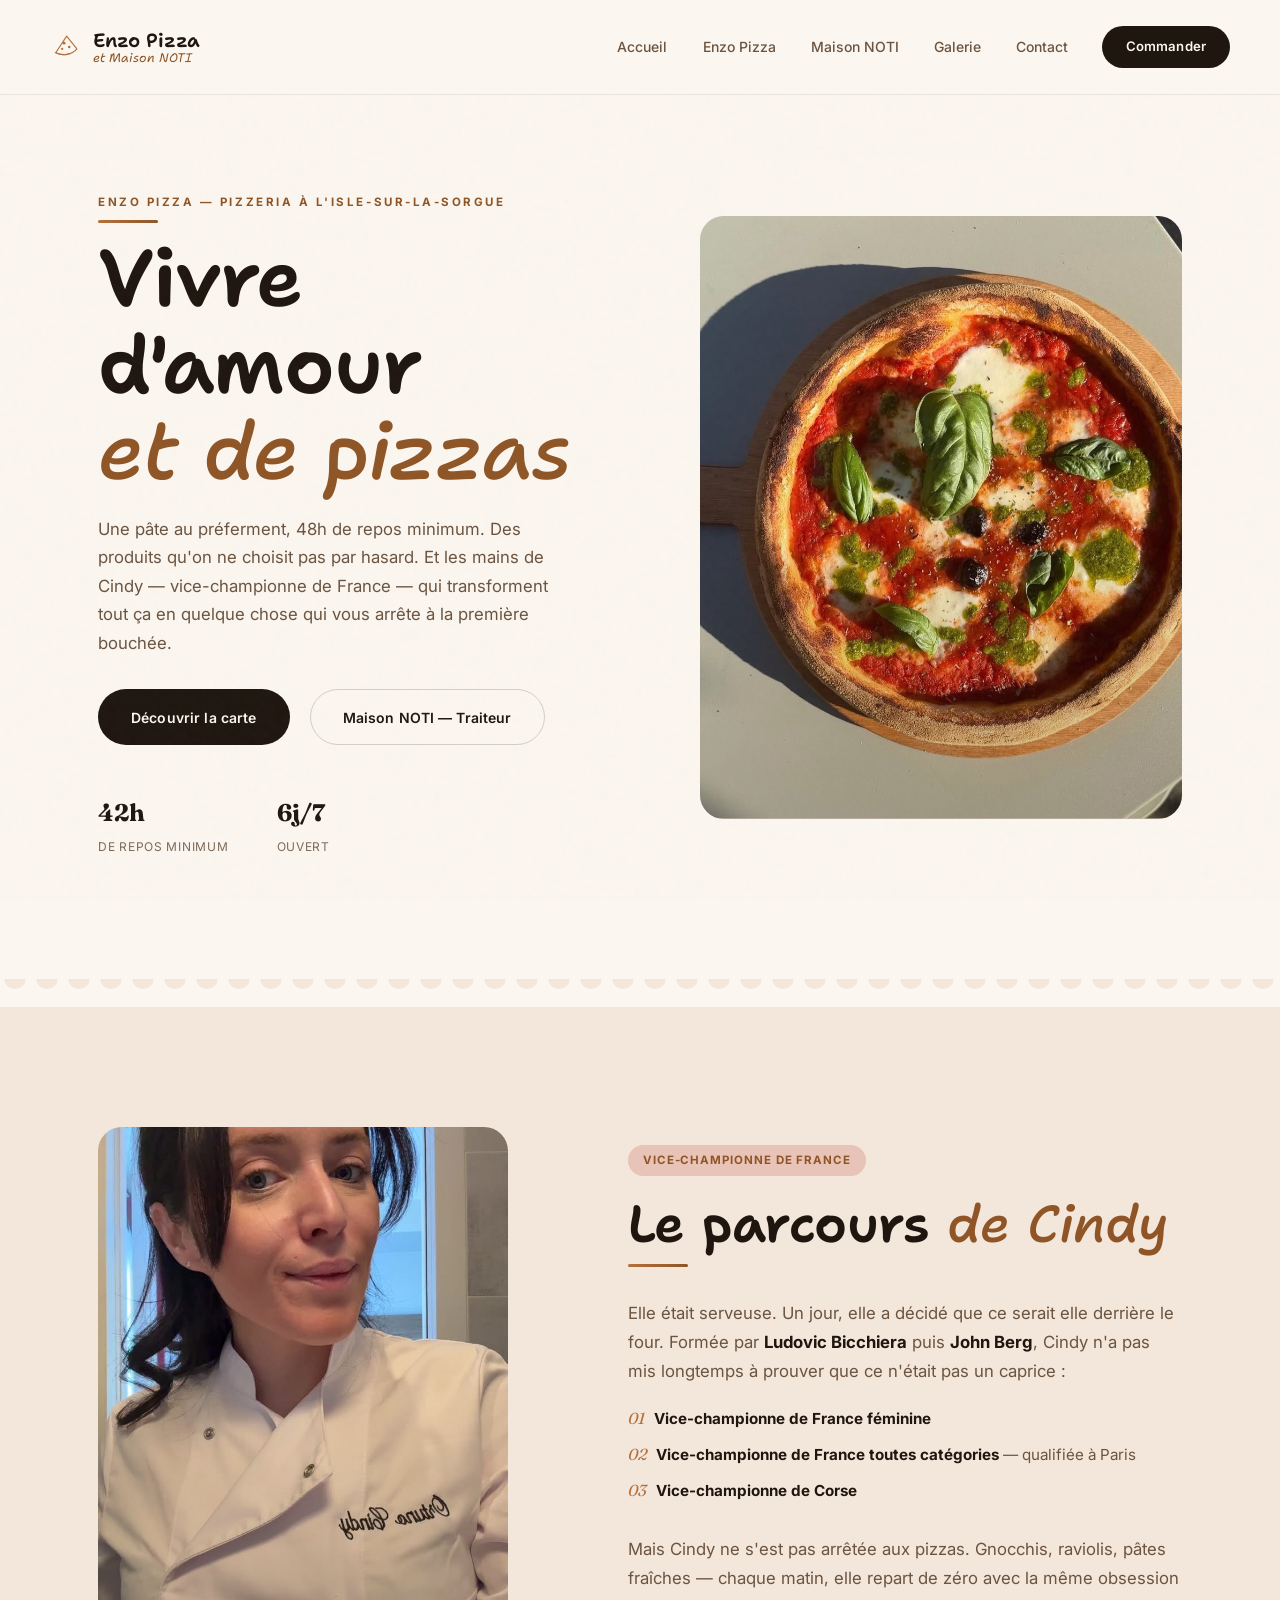
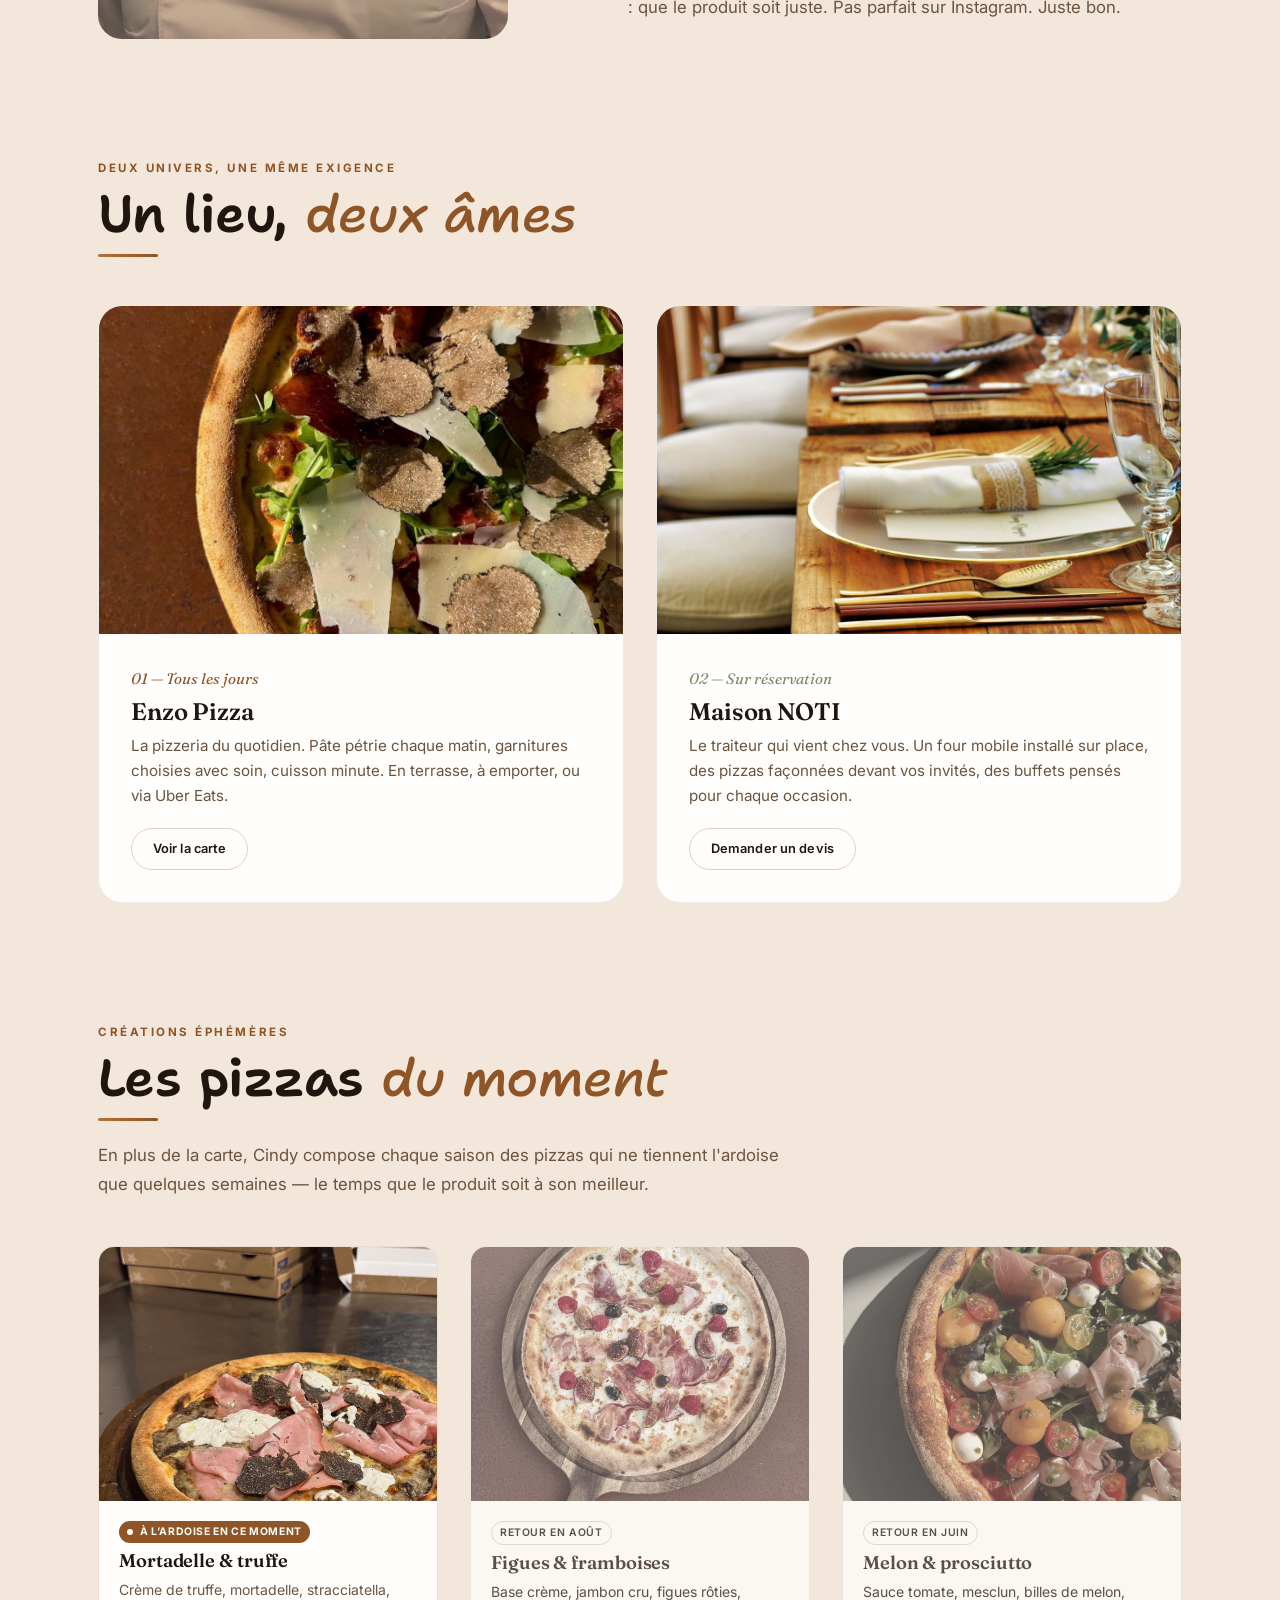
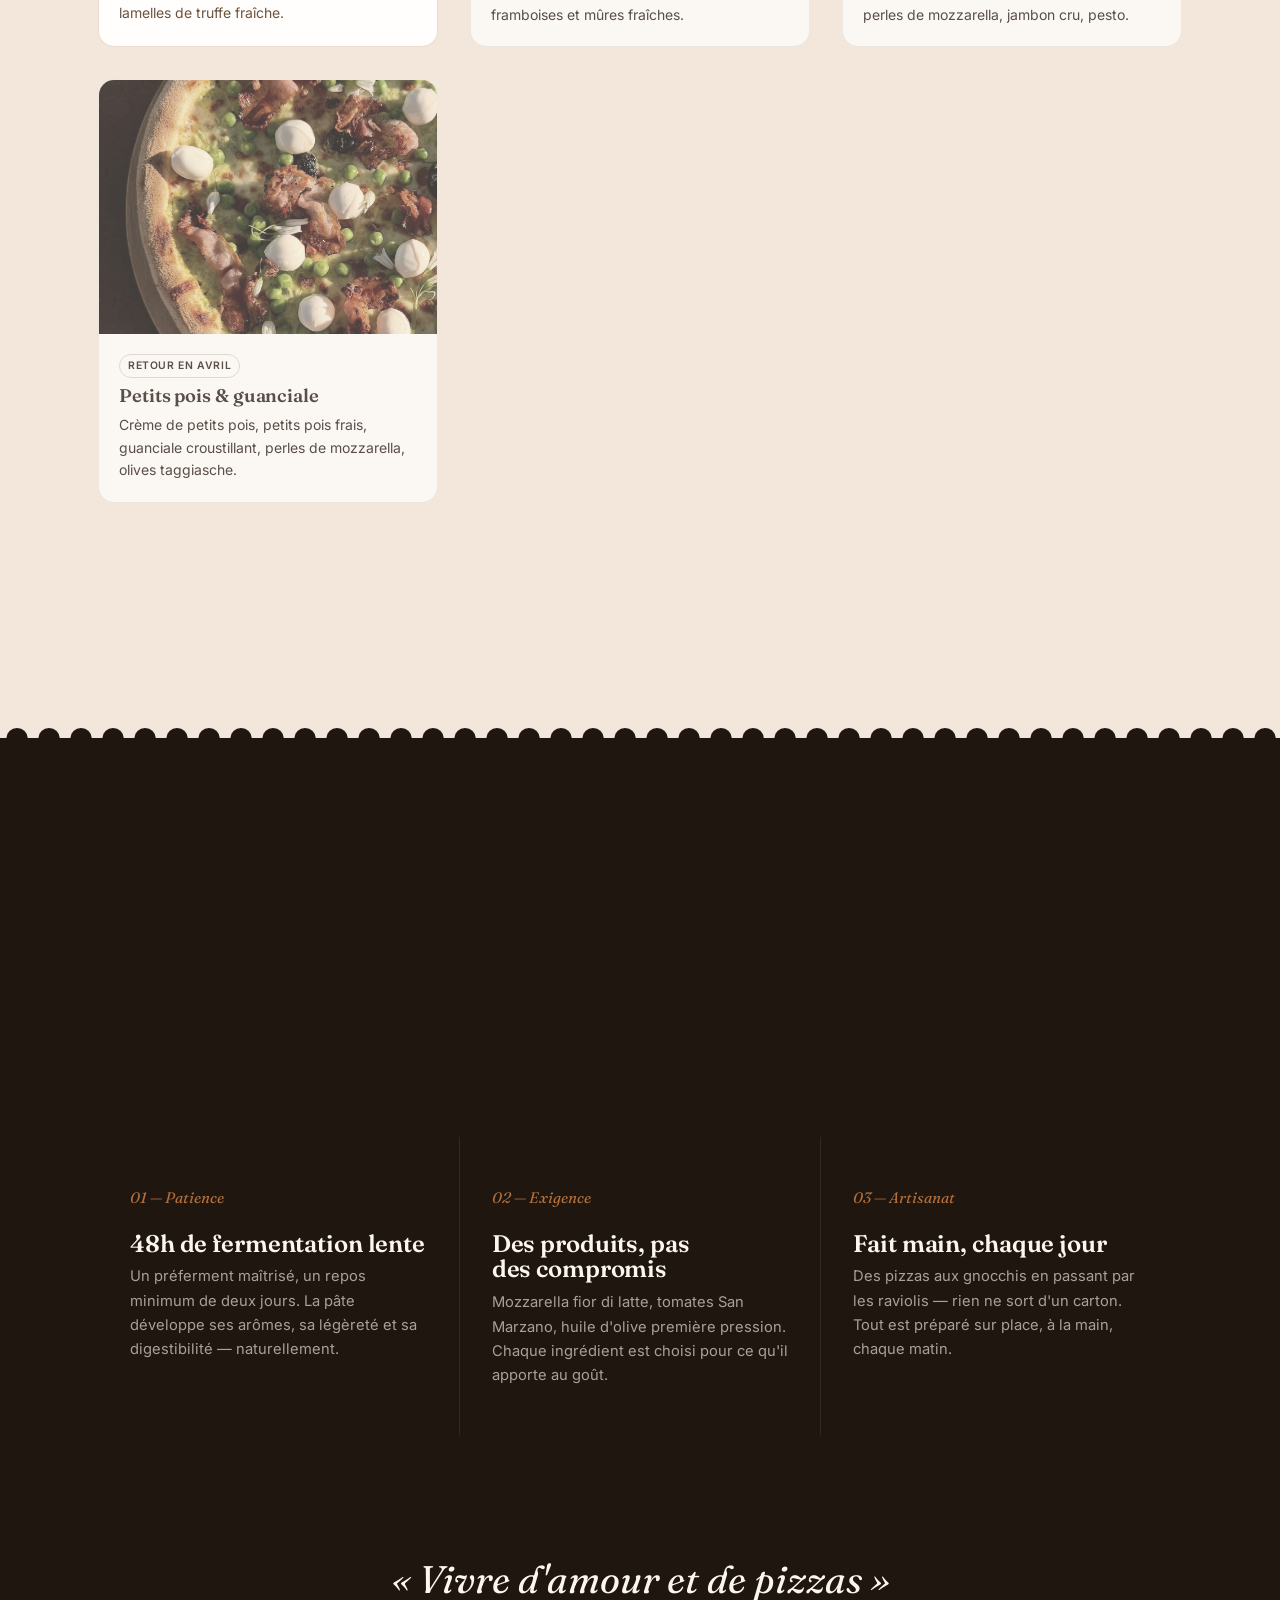
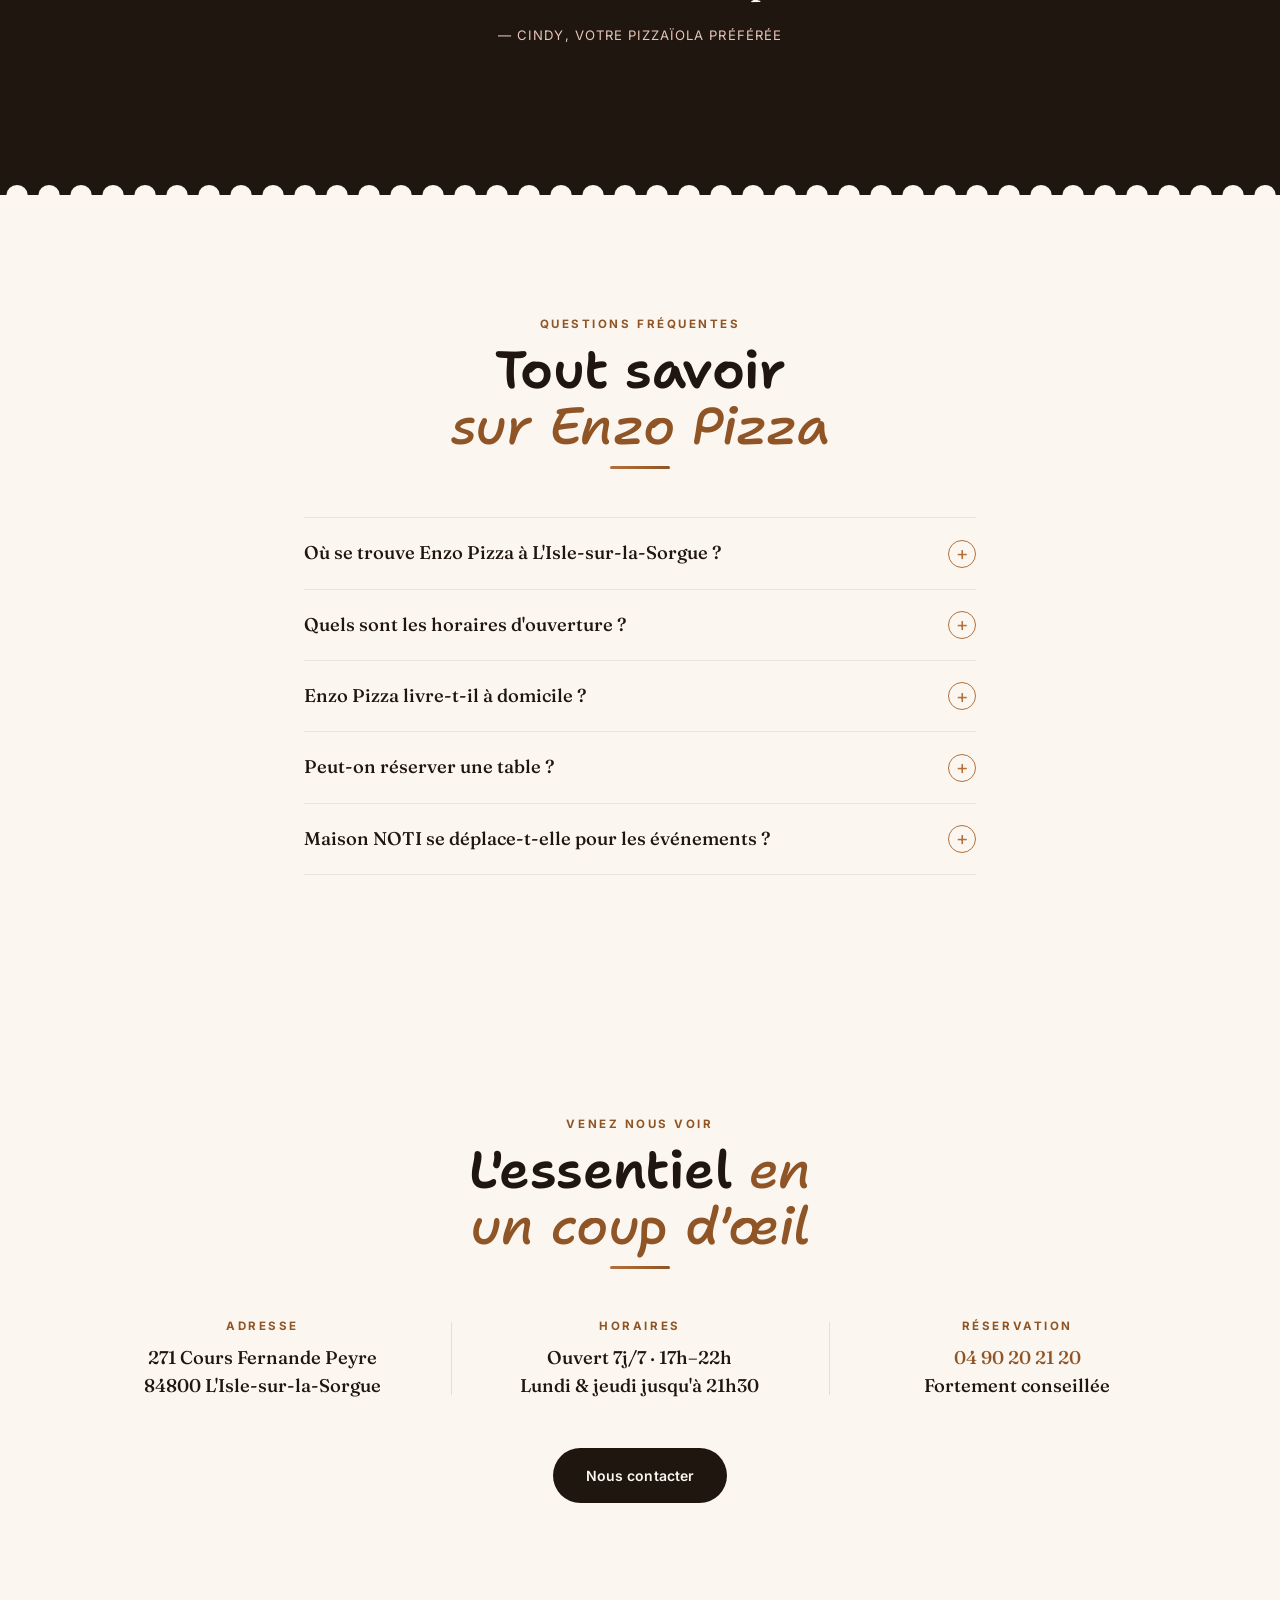
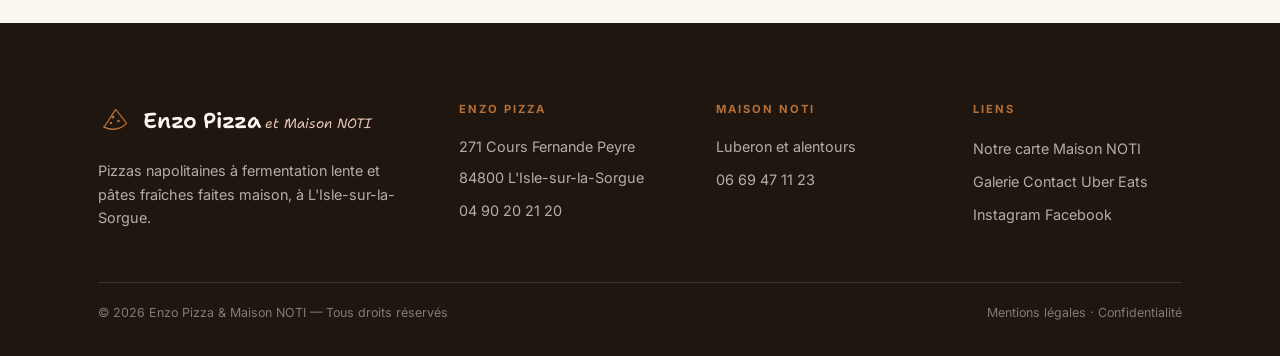
<file: index.html>
<!DOCTYPE html>
<html lang="fr" class="no-js">
<head>
<meta charset="UTF-8">
<meta name="viewport" content="width=device-width, initial-scale=1.0">
<!-- ANTI PAGE BLANCHE — ne pas supprimer.
     Tout le contenu du site est en opacity:0 et n'est révélé que par du JS.
     Ce script inline est le seul filet qui ne dépende de rien d'autre :
       1. il retire « no-js » avant le premier rendu (sinon : contenu affiché
          puis masqué, donc un flash) ;
       2. il force l'affichage au bout de 2 s si rien ne l'a fait.
     Le point 2 est ici et NON dans script.js : un filet placé dans script.js
     ne protège pas contre script.js absent, en 404 ou en erreur de syntaxe. -->
<script>
document.documentElement.classList.remove('no-js');
setTimeout(function () {
  var sel = '.reveal, .reveal-left, .reveal-right, .reveal-scale';
  // Si au moins un bloc a été révélé, le système fonctionne : l'utilisateur
  // n'a simplement pas encore scrollé, on ne touche à rien. On ne force que
  // si RIEN n'a été révélé — sinon on supprimerait toutes les animations.
  if (document.querySelector('.reveal.visible, .reveal-left.visible, .reveal-right.visible, .reveal-scale.visible')) return;
  document.querySelectorAll(sel).forEach(function (el) { el.classList.add('visible'); });
}, 2000);
</script>
<title>Enzo Pizza &amp; Maison NOTI — Pizzas napolitaines artisanales | L'Isle-sur-la-Sorgue</title>
<meta name="description" content="Enzo Pizza : pizzas napolitaines à fermentation lente 48h et pâtes fraîches faites maison par Cindy, vice-championne de France. Maison NOTI : traiteur événementiel en Vaucluse. L'Isle-sur-la-Sorgue.">
<meta name="keywords" content="pizza napolitaine, L'Isle-sur-la-Sorgue, pâtes fraîches, traiteur Vaucluse, Maison NOTI, Enzo Pizza, fermentation lente, vice-championne de France pizza">
<meta name="robots" content="index, follow">
<meta name="google-site-verification" content="zQbXda1RLWzoi2Q3uTlc3XWGYD-6NS5tO0R4fTju40Y">

<!-- Open Graph -->
<meta property="og:type" content="website">
<meta property="og:title" content="Enzo Pizza & Maison NOTI — Vivre d'amour et de pizzas">
<meta property="og:description" content="Pizzas napolitaines artisanales à fermentation lente 48h, pâtes fraîches faites maison, et service traiteur événementiel en Vaucluse.">
<meta property="og:image" content="https://maison-noti.com/img/pizza-margherita-pesto.jpg">
<meta property="og:locale" content="fr_FR">
<meta property="og:site_name" content="Enzo Pizza & Maison NOTI">

<!-- Twitter Card -->
<meta name="twitter:card" content="summary_large_image">
<meta name="twitter:title" content="Enzo Pizza & Maison NOTI — Pizzas napolitaines à L'Isle-sur-la-Sorgue">
<meta name="twitter:description" content="Pizzas napolitaines artisanales à fermentation lente 48h, pâtes fraîches faites maison. Vice-championne de France 2025.">
<meta name="twitter:image" content="https://maison-noti.com/img/pizza-margherita-pesto.jpg">

<!-- Favicon & Theme -->
<link rel="icon" type="image/svg+xml" href="favicon.svg">
<link rel="apple-touch-icon" href="apple-touch-icon.png">
<meta name="theme-color" content="#FBF6EF">
<link rel="canonical" href="https://maison-noti.com/">
<meta property="og:url" content="https://maison-noti.com/">

<!-- Fonts -->
<link rel="preconnect" href="https://fonts.googleapis.com">
<link rel="preconnect" href="https://fonts.gstatic.com" crossorigin>
<link href="https://fonts.googleapis.com/css2?family=Fraunces:ital,opsz,wght@0,9..144,400;0,9..144,500;0,9..144,600;0,9..144,700;1,9..144,400;1,9..144,500;1,9..144,600&family=Inter:wght@400;500;600;700&family=Shantell+Sans:ital,wght@0,400..700;1,400..700&display=swap" rel="stylesheet">

<!-- Shared styles -->
<link rel="stylesheet" href="style.css">

<!-- JSON-LD Structured Data -->
<script type="application/ld+json" id="jsonld-restaurant">
{
  "@context": "https://schema.org",
  "@type": "Restaurant",
  "@id": "https://maison-noti.com/#restaurant",
  "name": "Enzo Pizza",
  "alternateName": "Enzo Pizza & Maison NOTI",
  "description": "Pizzeria napolitaine artisanale à L'Isle-sur-la-Sorgue. Pizzas à fermentation lente 48h, pâtes fraîches faites maison. Vice-championne de France 2025, Gault & Millau 2026.",
  "url": "https://maison-noti.com/",
  "image": {
    "@type": "ImageObject",
    "url": "https://maison-noti.com/img/pizza-margherita-pesto.jpg",
    "width": 1200,
    "height": 1158,
    "caption": "Pizza margherita au pesto frais — Enzo Pizza, L'Isle-sur-la-Sorgue"
  },
  "address": {
    "@type": "PostalAddress",
    "streetAddress": "271 Cours Fernande Peyre",
    "addressLocality": "L'Isle-sur-la-Sorgue",
    "postalCode": "84800",
    "addressRegion": "Vaucluse",
    "addressCountry": "FR"
  },
  "geo": {
    "@type": "GeoCoordinates",
    "latitude": 43.9205,
    "longitude": 5.0505
  },
  "telephone": "+33490202120",
  "servesCuisine": ["Pizza napolitaine", "Pâtes fraîches", "Cuisine italienne"],
  "priceRange": "€€",
  "acceptsReservations": true,
  "paymentAccepted": "Cash, Credit Card",
  "currenciesAccepted": "EUR",
  "award": ["Gault & Millau 2026", "Vice-championne de France de pizza napolitaine 2025"],
  "openingHoursSpecification": [
    {
      "@type": "OpeningHoursSpecification",
      "dayOfWeek": ["Tuesday","Wednesday","Friday","Saturday","Sunday"],
      "opens": "17:00",
      "closes": "22:00"
    },
    {
      "@type": "OpeningHoursSpecification",
      "dayOfWeek": ["Monday","Thursday"],
      "opens": "17:00",
      "closes": "21:30"
    }
  ],
  "hasMenu": {
    "@type": "Menu",
    "url": "https://maison-noti.com/pizzeria"
  },
  "sameAs": [
    "https://www.instagram.com/enzopizza84800/",
    "https://www.facebook.com/Enzopizza84800/"
  ]
}
</script>
<script type="application/ld+json">
{
  "@context": "https://schema.org",
  "@type": "WebSite",
  "name": "Enzo Pizza & Maison NOTI",
  "url": "https://maison-noti.com/",
  "description": "Pizzas napolitaines artisanales et service traiteur événementiel à L'Isle-sur-la-Sorgue, Vaucluse.",
  "publisher": {
    "@type": "Organization",
    "name": "Enzo Pizza & Maison NOTI",
    "url": "https://maison-noti.com/",
    "logo": "https://maison-noti.com/favicon.svg"
  }
}
</script>
<script type="application/ld+json">
{
  "@context": "https://schema.org",
  "@type": "BreadcrumbList",
  "itemListElement": [
    {
      "@type": "ListItem",
      "position": 1,
      "name": "Enzo Pizza — Accueil",
      "item": "https://maison-noti.com/"
    }
  ]
}
</script>
<script type="application/ld+json" id="jsonld-faq">
{
  "@context": "https://schema.org",
  "@type": "FAQPage",
  "mainEntity": [
    {
      "@type": "Question",
      "name": "Où se trouve Enzo Pizza à L'Isle-sur-la-Sorgue ?",
      "acceptedAnswer": {
        "@type": "Answer",
        "text": "Enzo Pizza est situé au 271 Cours Fernande Peyre, 84800 L'Isle-sur-la-Sorgue, au cœur du centre-ville. La pizzeria se trouve sur le cours principal, facilement accessible à pied ou en voiture."
      }
    },
    {
      "@type": "Question",
      "name": "Quels sont les horaires d'ouverture d'Enzo Pizza ?",
      "acceptedAnswer": {
        "@type": "Answer",
        "text": "Enzo Pizza est ouvert 7 jours sur 7, de 17h à 22h — sauf le lundi et le jeudi, où nous fermons à 21h30. La réservation est fortement conseillée, surtout le week-end."
      }
    },
    {
      "@type": "Question",
      "name": "Enzo Pizza livre-t-il à domicile ?",
      "acceptedAnswer": {
        "@type": "Answer",
        "text": "Oui, Enzo Pizza propose la livraison à domicile via Uber Eats. Vous pouvez aussi venir retirer votre commande directement à la pizzeria au 271 Cours Fernande Peyre, L'Isle-sur-la-Sorgue."
      }
    },
    {
      "@type": "Question",
      "name": "Peut-on réserver une table chez Enzo Pizza ?",
      "acceptedAnswer": {
        "@type": "Answer",
        "text": "Oui, la réservation est fortement conseillée, en particulier le vendredi, samedi et dimanche. Appelez le 04 90 20 21 20."
      }
    },
    {
      "@type": "Question",
      "name": "Maison NOTI se déplace-t-elle pour les événements ?",
      "acceptedAnswer": {
        "@type": "Answer",
        "text": "Oui, Maison NOTI est le service traiteur d'Enzo Pizza. L'équipe se déplace dans tout le Luberon et le Vaucluse avec son four mobile pour les mariages, anniversaires et événements d'entreprise."
      }
    }
  ]
}
</script>
</head>
<body class="grain">

<div class="scroll-progress"></div>

<header class="site-header">
  <nav class="container nav" role="navigation" aria-label="Navigation principale">
    <a href="/" class="nav-logo" aria-label="Enzo Pizza — Accueil">
      <svg class="slice" viewBox="0 0 100 100" xmlns="http://www.w3.org/2000/svg" fill="none" stroke="#B5703A" stroke-width="3.5" stroke-linecap="round" stroke-linejoin="round" aria-hidden="true">
        <path d="M18 68 L52 16 L84 56 Q72 70 54 73 Q34 76 18 68 Z"/>
        <circle cx="44" cy="38" r="4.5" fill="#B5703A" stroke="none"/>
        <circle cx="60" cy="50" r="4" fill="#B5703A" stroke="none"/>
        <circle cx="38" cy="56" r="3.5" fill="#B5703A" stroke="none"/>
        <path d="M16 67 Q40 80 58 71" stroke="#B5703A" stroke-width="3"/>
      </svg>
      <span class="logo-text">
        <strong>Enzo Pizza</strong>
        <span>et Maison NOTI</span>
      </span>
    </a>
    <button class="nav-toggle" aria-label="Ouvrir le menu" aria-expanded="false">
      <span></span><span></span><span></span>
    </button>
    <div class="nav-links">
      <a href="/">Accueil</a>
      <a href="/pizzeria">Enzo Pizza</a>
      <a href="/traiteur">Maison NOTI</a>
      <a href="/galerie">Galerie</a>
      <a href="/contact">Contact</a>
      <a href="https://www.ubereats.com/fr/store/enzo-pizza/kTQeTWAKRsqE3fLryTkegg" class="nav-cta" target="_blank" rel="noopener">Commander</a>
    </div>
  </nav>
</header>

<div data-content="announcement"></div>

<main>

  <!-- ===== HERO ===== -->
  <section class="hero-section">
    <div class="container">
      <div class="hero-split">

        <div class="reveal-left">
          <h1 class="mt-sm" style="margin-bottom: var(--space-sm);">
            <span class="eyebrow" style="display:block; margin-bottom: var(--space-xs);">Enzo Pizza — Pizzeria à L'Isle-sur-la-Sorgue</span>
            <span class="section-divider" style="display:block; margin-bottom: var(--space-xs);"></span>
            <span class="text-shimmer">Vivre d'amour</span><br>
            <span class="italic-display">et de pizzas</span>
          </h1>
          <p class="lede" style="max-width: 32em;">
            Une pâte au préferment, 48h de repos minimum. Des produits qu'on ne choisit pas par hasard.
            Et les mains de Cindy — vice-championne de France — qui transforment tout ça
            en quelque chose qui vous arrête à la première bouchée.
          </p>
          <div class="btn-group" style="display:flex; gap: var(--space-sm); margin-top: var(--space-md); flex-wrap:wrap;">
            <a href="/pizzeria" class="btn btn-fill">Découvrir la carte</a>
            <a href="/traiteur" class="btn btn-outline accent-olive">Maison NOTI — Traiteur</a>
          </div>
          <div class="hero-stats">
            <div>
              <strong style="font-family: var(--font-serif); font-size:1.5rem; display:block;" class="counter-animated" data-count="48" data-suffix="h">48h</strong>
              <span style="font-size:0.75rem; color: var(--ink-faint); letter-spacing:0.06em; text-transform:uppercase;">de repos minimum</span>
            </div>
            <div>
              <strong style="font-family: var(--font-serif); font-size:1.5rem; display:block;" class="counter-animated" data-count="7" data-suffix="j/7">7j/7</strong>
              <span style="font-size:0.75rem; color: var(--ink-faint); letter-spacing:0.06em; text-transform:uppercase;">ouvert</span>
            </div>
          </div>
        </div>

        <div class="reveal-right hero-img hero-img-glow img-tilt hero-img-portrait" data-parallax="0.08">
          <img src="img/pizza-margherita-pesto.jpg"
               alt="Pizza margherita au pesto frais et basilic — Enzo Pizza"
               width="1200" height="1158" loading="eager">
          <div class="img-overlay"></div>
        </div>

      </div>
    </div>
  </section>

  <!-- TICKET STRIP -->
  <div class="ticket-strip from-bg to-deep">
    <svg viewBox="0 0 1200 28" preserveAspectRatio="none" xmlns="http://www.w3.org/2000/svg">
      <rect class="strip-base" width="1200" height="28"/>
      <g class="notch"><circle cx="14" cy="0" r="10"/><circle cx="44" cy="0" r="10"/><circle cx="74" cy="0" r="10"/><circle cx="104" cy="0" r="10"/><circle cx="134" cy="0" r="10"/><circle cx="164" cy="0" r="10"/><circle cx="194" cy="0" r="10"/><circle cx="224" cy="0" r="10"/><circle cx="254" cy="0" r="10"/><circle cx="284" cy="0" r="10"/><circle cx="314" cy="0" r="10"/><circle cx="344" cy="0" r="10"/><circle cx="374" cy="0" r="10"/><circle cx="404" cy="0" r="10"/><circle cx="434" cy="0" r="10"/><circle cx="464" cy="0" r="10"/><circle cx="494" cy="0" r="10"/><circle cx="524" cy="0" r="10"/><circle cx="554" cy="0" r="10"/><circle cx="584" cy="0" r="10"/><circle cx="614" cy="0" r="10"/><circle cx="644" cy="0" r="10"/><circle cx="674" cy="0" r="10"/><circle cx="704" cy="0" r="10"/><circle cx="734" cy="0" r="10"/><circle cx="764" cy="0" r="10"/><circle cx="794" cy="0" r="10"/><circle cx="824" cy="0" r="10"/><circle cx="854" cy="0" r="10"/><circle cx="884" cy="0" r="10"/><circle cx="914" cy="0" r="10"/><circle cx="944" cy="0" r="10"/><circle cx="974" cy="0" r="10"/><circle cx="1004" cy="0" r="10"/><circle cx="1034" cy="0" r="10"/><circle cx="1064" cy="0" r="10"/><circle cx="1094" cy="0" r="10"/><circle cx="1124" cy="0" r="10"/><circle cx="1154" cy="0" r="10"/><circle cx="1184" cy="0" r="10"/></g>
    </svg>
  </div>

  <!-- ===== L'HISTOIRE DE CINDY ===== -->
  <section class="bg-deep section-top-2xl">
    <div class="container">
      <div class="story-grid">
        <div class="reveal-scale hero-img hero-img-story">
          <img src="img/cindy-portrait-chef.jpg"
               alt="Cindy en veste de chef — vice-championne de France de pizza"
               width="720" height="1280" loading="lazy">
          <div class="img-overlay"></div>
        </div>
        <div class="reveal-right">
          <span class="tag">Vice-championne de France</span>
          <h2 class="mt-sm"><span class="text-shimmer">Le parcours</span> <span class="italic-display">de Cindy</span></h2>
          <div class="section-divider"></div>
          <p class="lede mt-md">
            Elle était serveuse. Un jour, elle a décidé que ce serait elle derrière le four.
            Formée par <strong style="color: var(--ink);">Ludovic Bicchiera</strong>
            puis <strong style="color: var(--ink);">John Berg</strong>, Cindy n'a pas mis
            longtemps à prouver que ce n'était pas un caprice :
          </p>
          <ul style="list-style: none; margin-top: var(--space-sm); display: flex; flex-direction: column; gap: 0.6rem;">
            <li style="display: flex; align-items: baseline; gap: 0.6rem;">
              <span style="color: var(--camel); font-family: var(--font-serif); font-style: italic;">01</span>
              <span style="color: var(--ink-soft); font-size: 0.95rem;"><strong style="color: var(--ink);">Vice-championne de France féminine</strong></span>
            </li>
            <li style="display: flex; align-items: baseline; gap: 0.6rem;">
              <span style="color: var(--camel); font-family: var(--font-serif); font-style: italic;">02</span>
              <span style="color: var(--ink-soft); font-size: 0.95rem;"><strong style="color: var(--ink);">Vice-championne de France toutes catégories</strong> — qualifiée à Paris</span>
            </li>
            <li style="display: flex; align-items: baseline; gap: 0.6rem;">
              <span style="color: var(--camel); font-family: var(--font-serif); font-style: italic;">03</span>
              <span style="color: var(--ink-soft); font-size: 0.95rem;"><strong style="color: var(--ink);">Vice-championne de Corse</strong></span>
            </li>
          </ul>
          <p class="lede mt-md">
            Mais Cindy ne s'est pas arrêtée aux pizzas. Gnocchis, raviolis, pâtes fraîches —
            chaque matin, elle repart de zéro avec la même obsession :
            que le produit soit juste. Pas parfait sur Instagram. Juste bon.
          </p>
        </div>
      </div>
    </div>
  </section>

  <!-- ===== DEUX UNIVERS ===== -->
  <section class="bg-deep tight-top">
    <div class="container">
      <div class="section-head reveal">
        <span class="eyebrow">Deux univers, une même exigence</span>
        <h2 class="mt-2xs"><span class="text-shimmer">Un lieu,</span> <span class="italic-display">deux âmes</span></h2>
        <div class="section-divider"></div>
      </div>

      <div class="dual-grid">
        <div class="dual-card card-glow reveal">
          <div class="hero-img" style="aspect-ratio: 16/10;">
            <img src="img/pizza-truffe-roquette.jpg"
                 alt="Pizza à la truffe noire, roquette et parmesan — Enzo Pizza"
                 width="1200" height="1573" loading="lazy">
          </div>
          <div class="dual-card-body">
            <span class="feature-num" style="color: var(--camel-deep);">01 — Tous les jours</span>
            <h3 class="mt-2xs">Enzo Pizza</h3>
            <p>
              La pizzeria du quotidien. Pâte pétrie chaque matin, garnitures choisies
              avec soin, cuisson minute. En terrasse, à emporter, ou via Uber Eats.
            </p>
            <a href="/pizzeria" class="btn btn-outline btn-sm mt-sm" style="display:inline-flex;">Voir la carte</a>
          </div>
        </div>

        <div class="dual-card card-glow reveal">
          <div class="hero-img" style="aspect-ratio: 16/10;">
            <img src="img/traiteur-diner-festif.jpg"
                 alt="Table de réception dressée — Maison NOTI traiteur événementiel"
                 width="1200" height="1800" loading="lazy">
          </div>
          <div class="dual-card-body">
            <span class="feature-num" style="color: var(--olive);">02 — Sur réservation</span>
            <h3 class="mt-2xs">Maison NOTI</h3>
            <p>
              Le traiteur qui vient chez vous. Un four mobile installé sur place, des pizzas
              façonnées devant vos invités, des buffets pensés pour chaque occasion.
            </p>
            <a href="/traiteur" class="btn btn-outline accent-olive btn-sm mt-sm" style="display:inline-flex;">Demander un devis</a>
          </div>
        </div>
      </div>
    </div>
  </section>

  <!-- ===== PIZZAS DU MOMENT ===== -->
  <!-- Vitrine : doit rester le miroir exact de /pizzeria#moment.
       Chaque carte porte un attribut data-mois = les mois où la pizza est
       proposée (1 = janvier … 12 = décembre). Le site affiche tout seul
       « À l'ardoise en ce moment » ou « Reviendra … », et remonte en premier
       la pizza disponible. Pour changer une période : modifiez les chiffres
       ici ET dans pizzeria.html (mêmes valeurs des deux côtés). -->
  <section class="bg-deep tight-top">
    <div class="container">
      <div class="section-head reveal">
        <span class="eyebrow">Créations éphémères</span>
        <h2 class="mt-2xs"><span class="text-shimmer">Les pizzas</span> <span class="italic-display">du moment</span></h2>
        <div class="section-divider"></div>
        <p class="lede mt-sm" style="max-width: 42em;">
          En plus de la carte, Cindy compose chaque saison des pizzas qui ne tiennent
          l'ardoise que quelques semaines — le temps que le produit soit à son meilleur.
        </p>
      </div>

      <div class="moment-grid mt-md reveal" data-content="specials">
        <article class="moment-card" data-mois="8,9">
          <div class="moment-card-media">
            <img src="img/pizza-figues-framboises.jpg"
                 alt="Pizza sur base crème garnie de figues rôties, framboises, mûres et jambon cru"
                 width="1200" height="1331" loading="lazy">
          </div>
          <div class="moment-card-body">
            <span class="badge badge-moment">Fin d'été</span>
            <h3 class="moment-card-name">Figues &amp; framboises</h3>
            <p class="moment-card-desc">Base crème, jambon cru, figues rôties, framboises et mûres fraîches.</p>
          </div>
        </article>

        <article class="moment-card" data-mois="6,7,8">
          <div class="moment-card-media">
            <img src="img/pizza-melon-prosciutto.jpg"
                 alt="Pizza garnie de billes de melon, tomates cerises, mesclun, mozzarella et jambon cru"
                 width="1200" height="1592" loading="lazy">
          </div>
          <div class="moment-card-body">
            <span class="badge badge-moment">Été</span>
            <h3 class="moment-card-name">Melon &amp; prosciutto</h3>
            <p class="moment-card-desc">Sauce tomate, mesclun, billes de melon, perles de mozzarella, jambon cru, pesto.</p>
          </div>
        </article>

        <article class="moment-card" data-mois="4,5,6">
          <div class="moment-card-media">
            <img src="img/pizza-petits-pois.jpg"
                 alt="Pizza à la crème de petits pois avec guanciale croustillant et perles de mozzarella"
                 width="1200" height="1592" loading="lazy">
          </div>
          <div class="moment-card-body">
            <span class="badge badge-moment">Printemps</span>
            <h3 class="moment-card-name">Petits pois &amp; guanciale</h3>
            <p class="moment-card-desc">Crème de petits pois, petits pois frais, guanciale croustillant, perles de mozzarella, olives taggiasche.</p>
          </div>
        </article>

        <article class="moment-card" data-mois="10,11,12">
          <div class="moment-card-media">
            <img src="img/pizza-mortadelle-truffe.jpg"
                 alt="Pizza à la crème de truffe, mortadelle, stracciatella et lamelles de truffe fraîche"
                 width="1200" height="1570" loading="lazy">
          </div>
          <div class="moment-card-body">
            <span class="badge badge-moment">Automne</span>
            <h3 class="moment-card-name">Mortadelle &amp; truffe</h3>
            <p class="moment-card-desc">Crème de truffe, mortadelle, stracciatella, lamelles de truffe fraîche.</p>
          </div>
        </article>
      </div>

      <div class="text-center mt-md reveal">
        <a href="/pizzeria#moment" class="btn btn-outline" style="display:inline-flex;">Voir les pizzas du moment</a>
      </div>
    </div>
  </section>

  <div class="ticket-strip from-deep to-ink flip">
    <svg viewBox="0 0 1200 28" preserveAspectRatio="none" xmlns="http://www.w3.org/2000/svg">
      <rect class="strip-base" width="1200" height="28"/>
      <g class="notch"><circle cx="14" cy="0" r="10"/><circle cx="44" cy="0" r="10"/><circle cx="74" cy="0" r="10"/><circle cx="104" cy="0" r="10"/><circle cx="134" cy="0" r="10"/><circle cx="164" cy="0" r="10"/><circle cx="194" cy="0" r="10"/><circle cx="224" cy="0" r="10"/><circle cx="254" cy="0" r="10"/><circle cx="284" cy="0" r="10"/><circle cx="314" cy="0" r="10"/><circle cx="344" cy="0" r="10"/><circle cx="374" cy="0" r="10"/><circle cx="404" cy="0" r="10"/><circle cx="434" cy="0" r="10"/><circle cx="464" cy="0" r="10"/><circle cx="494" cy="0" r="10"/><circle cx="524" cy="0" r="10"/><circle cx="554" cy="0" r="10"/><circle cx="584" cy="0" r="10"/><circle cx="614" cy="0" r="10"/><circle cx="644" cy="0" r="10"/><circle cx="674" cy="0" r="10"/><circle cx="704" cy="0" r="10"/><circle cx="734" cy="0" r="10"/><circle cx="764" cy="0" r="10"/><circle cx="794" cy="0" r="10"/><circle cx="824" cy="0" r="10"/><circle cx="854" cy="0" r="10"/><circle cx="884" cy="0" r="10"/><circle cx="914" cy="0" r="10"/><circle cx="944" cy="0" r="10"/><circle cx="974" cy="0" r="10"/><circle cx="1004" cy="0" r="10"/><circle cx="1034" cy="0" r="10"/><circle cx="1064" cy="0" r="10"/><circle cx="1094" cy="0" r="10"/><circle cx="1124" cy="0" r="10"/><circle cx="1154" cy="0" r="10"/><circle cx="1184" cy="0" r="10"/></g>
    </svg>
  </div>

  <!-- ===== LE SECRET DE LA PÂTE ===== -->
  <section class="bg-ink">
    <div class="container">
      <div class="section-head text-center mx-auto reveal" style="margin-bottom: var(--space-lg); max-width: 36em;">
        <span class="eyebrow">Notre savoir-faire</span>
        <h2 class="mt-2xs mx-auto"><span class="text-shimmer">Ce qui ne se voit pas,</span> <span class="italic-display">se goûte</span></h2>
        <div class="section-divider" style="margin-left:auto; margin-right:auto;"></div>
        <p class="lede mx-auto mt-sm" style="text-align: center;">
          Le secret d'une bonne pizza, c'est tout ce qui se passe avant qu'elle arrive dans votre assiette.
        </p>
      </div>
      <div class="feature-grid">
        <div class="feature-card reveal">
          <span class="feature-num">01 — Patience</span>
          <h3>48h de fermentation lente</h3>
          <p>Un préferment maîtrisé, un repos minimum de deux jours. La pâte développe ses arômes, sa légèreté et sa digestibilité — naturellement.</p>
        </div>
        <div class="feature-card reveal">
          <span class="feature-num">02 — Exigence</span>
          <h3>Des produits, pas des compromis</h3>
          <p>Mozzarella fior di latte, tomates San Marzano, huile d'olive première pression. Chaque ingrédient est choisi pour ce qu'il apporte au goût.</p>
        </div>
        <div class="feature-card reveal">
          <span class="feature-num">03 — Artisanat</span>
          <h3>Fait main, chaque jour</h3>
          <p>Des pizzas aux gnocchis en passant par les raviolis — rien ne sort d'un carton. Tout est préparé sur place, à la main, chaque matin.</p>
        </div>
      </div>

      <blockquote class="text-center reveal quote-block" style="max-width: 680px; margin: var(--space-2xl) auto 0;">
        <p style="font-family: var(--font-serif); font-style: italic; font-weight: 400; font-size: clamp(1.5rem, 3.2vw, 2.4rem); color: var(--bg); line-height:1.3;">
          « Vivre d'amour et de pizzas »
        </p>
        <cite style="display:block; margin-top: var(--space-sm); font-size: 0.82rem; letter-spacing:0.08em; text-transform:uppercase; color: var(--blush); font-style:normal;">
          — Cindy, votre pizzaïola préférée
        </cite>
      </blockquote>
    </div>
  </section>

  <div class="ticket-strip from-ink to-bg flip">
    <svg viewBox="0 0 1200 28" preserveAspectRatio="none" xmlns="http://www.w3.org/2000/svg">
      <rect class="strip-base" width="1200" height="28"/>
      <g class="notch"><circle cx="14" cy="0" r="10"/><circle cx="44" cy="0" r="10"/><circle cx="74" cy="0" r="10"/><circle cx="104" cy="0" r="10"/><circle cx="134" cy="0" r="10"/><circle cx="164" cy="0" r="10"/><circle cx="194" cy="0" r="10"/><circle cx="224" cy="0" r="10"/><circle cx="254" cy="0" r="10"/><circle cx="284" cy="0" r="10"/><circle cx="314" cy="0" r="10"/><circle cx="344" cy="0" r="10"/><circle cx="374" cy="0" r="10"/><circle cx="404" cy="0" r="10"/><circle cx="434" cy="0" r="10"/><circle cx="464" cy="0" r="10"/><circle cx="494" cy="0" r="10"/><circle cx="524" cy="0" r="10"/><circle cx="554" cy="0" r="10"/><circle cx="584" cy="0" r="10"/><circle cx="614" cy="0" r="10"/><circle cx="644" cy="0" r="10"/><circle cx="674" cy="0" r="10"/><circle cx="704" cy="0" r="10"/><circle cx="734" cy="0" r="10"/><circle cx="764" cy="0" r="10"/><circle cx="794" cy="0" r="10"/><circle cx="824" cy="0" r="10"/><circle cx="854" cy="0" r="10"/><circle cx="884" cy="0" r="10"/><circle cx="914" cy="0" r="10"/><circle cx="944" cy="0" r="10"/><circle cx="974" cy="0" r="10"/><circle cx="1004" cy="0" r="10"/><circle cx="1034" cy="0" r="10"/><circle cx="1064" cy="0" r="10"/><circle cx="1094" cy="0" r="10"/><circle cx="1124" cy="0" r="10"/><circle cx="1154" cy="0" r="10"/><circle cx="1184" cy="0" r="10"/></g>
    </svg>
  </div>

  <!-- ===== FAQ ===== -->
  <section>
    <div class="container" style="max-width: 48em;">
      <div class="section-head text-center mx-auto reveal" style="margin-bottom: var(--space-lg); max-width: 30em;">
        <span class="eyebrow">Questions fréquentes</span>
        <h2 class="mt-2xs mx-auto"><span class="text-shimmer">Tout savoir</span> <span class="italic-display">sur Enzo Pizza</span></h2>
        <div class="section-divider" style="margin-left:auto; margin-right:auto;"></div>
      </div>
      <div class="faq-list reveal">
        <details class="faq-item">
          <summary>Où se trouve Enzo Pizza à L'Isle-sur-la-Sorgue ?</summary>
          <p>Enzo Pizza est situé au 271 Cours Fernande Peyre, 84800 L'Isle-sur-la-Sorgue, au cœur du centre-ville. La pizzeria se trouve sur le cours principal, facilement accessible à pied ou en voiture.</p>
        </details>
        <details class="faq-item" data-content="faq-hours">
          <summary>Quels sont les horaires d'ouverture ?</summary>
          <p>Enzo Pizza est ouvert 7 jours sur 7, de 17h à 22h — sauf le lundi et le jeudi, où nous fermons à 21h30. Nous vous recommandons de réserver, surtout le week-end.</p>
        </details>
        <details class="faq-item">
          <summary>Enzo Pizza livre-t-il à domicile ?</summary>
          <p>Oui, Enzo Pizza propose la livraison à domicile via <a href="https://www.ubereats.com/fr/store/enzo-pizza/kTQeTWAKRsqE3fLryTkegg" target="_blank" rel="noopener">Uber Eats</a>. Vous pouvez aussi venir retirer votre commande directement à la pizzeria.</p>
        </details>
        <details class="faq-item">
          <summary>Peut-on réserver une table ?</summary>
          <p>Oui, la réservation est fortement conseillée, en particulier le vendredi, samedi et dimanche. Appelez-nous au <a href="tel:0490202120">04 90 20 21 20</a>.</p>
        </details>
        <details class="faq-item">
          <summary>Maison NOTI se déplace-t-elle pour les événements ?</summary>
          <p>Oui, Maison NOTI est le service traiteur d'Enzo Pizza. Nous nous déplaçons dans tout le Luberon et le Vaucluse avec notre four mobile pour vos mariages, anniversaires et événements d'entreprise. <a href="/traiteur">En savoir plus</a>.</p>
        </details>
      </div>
    </div>
  </section>

  <!-- ===== INFOS PRATIQUES ===== -->
  <section>
    <div class="container">
      <div class="section-head text-center mx-auto reveal" style="margin-bottom: var(--space-lg); max-width: 30em;">
        <span class="eyebrow">Venez nous voir</span>
        <h2 class="mt-2xs mx-auto"><span class="text-shimmer">L'essentiel</span> <span class="italic-display">en un coup d'œil</span></h2>
        <div class="section-divider" style="margin-left:auto; margin-right:auto;"></div>
      </div>
      <div class="info-trio">
        <div class="info-trio-item reveal" data-content="address">
          <span class="eyebrow">Adresse</span>
          <p>271 Cours Fernande Peyre<br>84800 L'Isle-sur-la-Sorgue</p>
        </div>
        <div class="info-trio-item reveal" data-content="hours">
          <span class="eyebrow">Horaires</span>
          <p>Ouvert 7j/7 · 17h–22h<br>Lundi &amp; jeudi jusqu'à 21h30</p>
        </div>
        <div class="info-trio-item reveal" data-content="phones">
          <span class="eyebrow">Réservation</span>
          <p><a href="tel:0490202120" class="link-underline" style="color: var(--camel-deep);">04 90 20 21 20</a><br>Fortement conseillée</p>
        </div>
      </div>

      <div class="text-center mt-lg reveal">
        <a href="/contact" class="btn btn-fill">Nous contacter</a>
      </div>
    </div>
  </section>

</main>

<footer class="site-footer">
  <div class="container">
    <div class="footer-grid">
      <div>
        <a href="/" class="footer-brand">
          <svg class="slice" viewBox="0 0 100 100" xmlns="http://www.w3.org/2000/svg" fill="none" stroke="#B5703A" stroke-width="3.5" stroke-linecap="round" stroke-linejoin="round" aria-hidden="true">
            <path d="M18 68 L52 16 L84 56 Q72 70 54 73 Q34 76 18 68 Z"/>
            <circle cx="44" cy="38" r="4.5" fill="#B5703A" stroke="none"/>
            <circle cx="60" cy="50" r="4" fill="#B5703A" stroke="none"/>
            <circle cx="38" cy="56" r="3.5" fill="#B5703A" stroke="none"/>
            <path d="M16 67 Q40 80 58 71" stroke="#B5703A" stroke-width="3"/>
          </svg>
          <span class="logo-text">
            <strong>Enzo Pizza</strong>
            <span>et Maison NOTI</span>
          </span>
        </a>
        <p style="max-width: 320px; color: rgba(251,246,239,0.68); font-size:0.9rem;">Pizzas napolitaines à fermentation lente et pâtes fraîches faites maison, à L'Isle-sur-la-Sorgue.</p>
      </div>
      <div class="footer-col" data-content="footer-enzo">
        <h4>Enzo Pizza</h4>
        <p>271 Cours Fernande Peyre</p>
        <p>84800 L'Isle-sur-la-Sorgue</p>
        <a href="tel:0490202120">04 90 20 21 20</a>
      </div>
      <div class="footer-col" data-content="footer-noti">
        <h4>Maison NOTI</h4>
        <p>Luberon et alentours</p>
        <a href="tel:0669471123">06 69 47 11 23</a>
      </div>
      <div class="footer-col">
        <h4>Liens</h4>
        <a href="/pizzeria">Notre carte</a>
        <a href="/traiteur">Maison NOTI</a>
        <a href="/galerie">Galerie</a>
        <a href="/contact">Contact</a>
        <a href="https://www.ubereats.com/fr/store/enzo-pizza/kTQeTWAKRsqE3fLryTkegg" target="_blank" rel="noopener">Uber Eats</a>
        <a href="https://www.instagram.com/enzopizza84800/" target="_blank" rel="noopener">Instagram</a>
        <a href="https://www.facebook.com/Enzopizza84800/" target="_blank" rel="noopener">Facebook</a>
      </div>
    </div>
    <div class="footer-bottom">
      <span>&copy; 2026 Enzo Pizza &amp; Maison NOTI — Tous droits réservés</span>
      <span><a href="/mentions-legales">Mentions légales</a> · <a href="/confidentialite">Confidentialité</a></span>
    </div>
  </div>
</footer>

<script src="script.js" onerror="document.documentElement.classList.add('no-js')"></script>
<script src="js/content.js" defer></script>
</body>
</html>
</file>
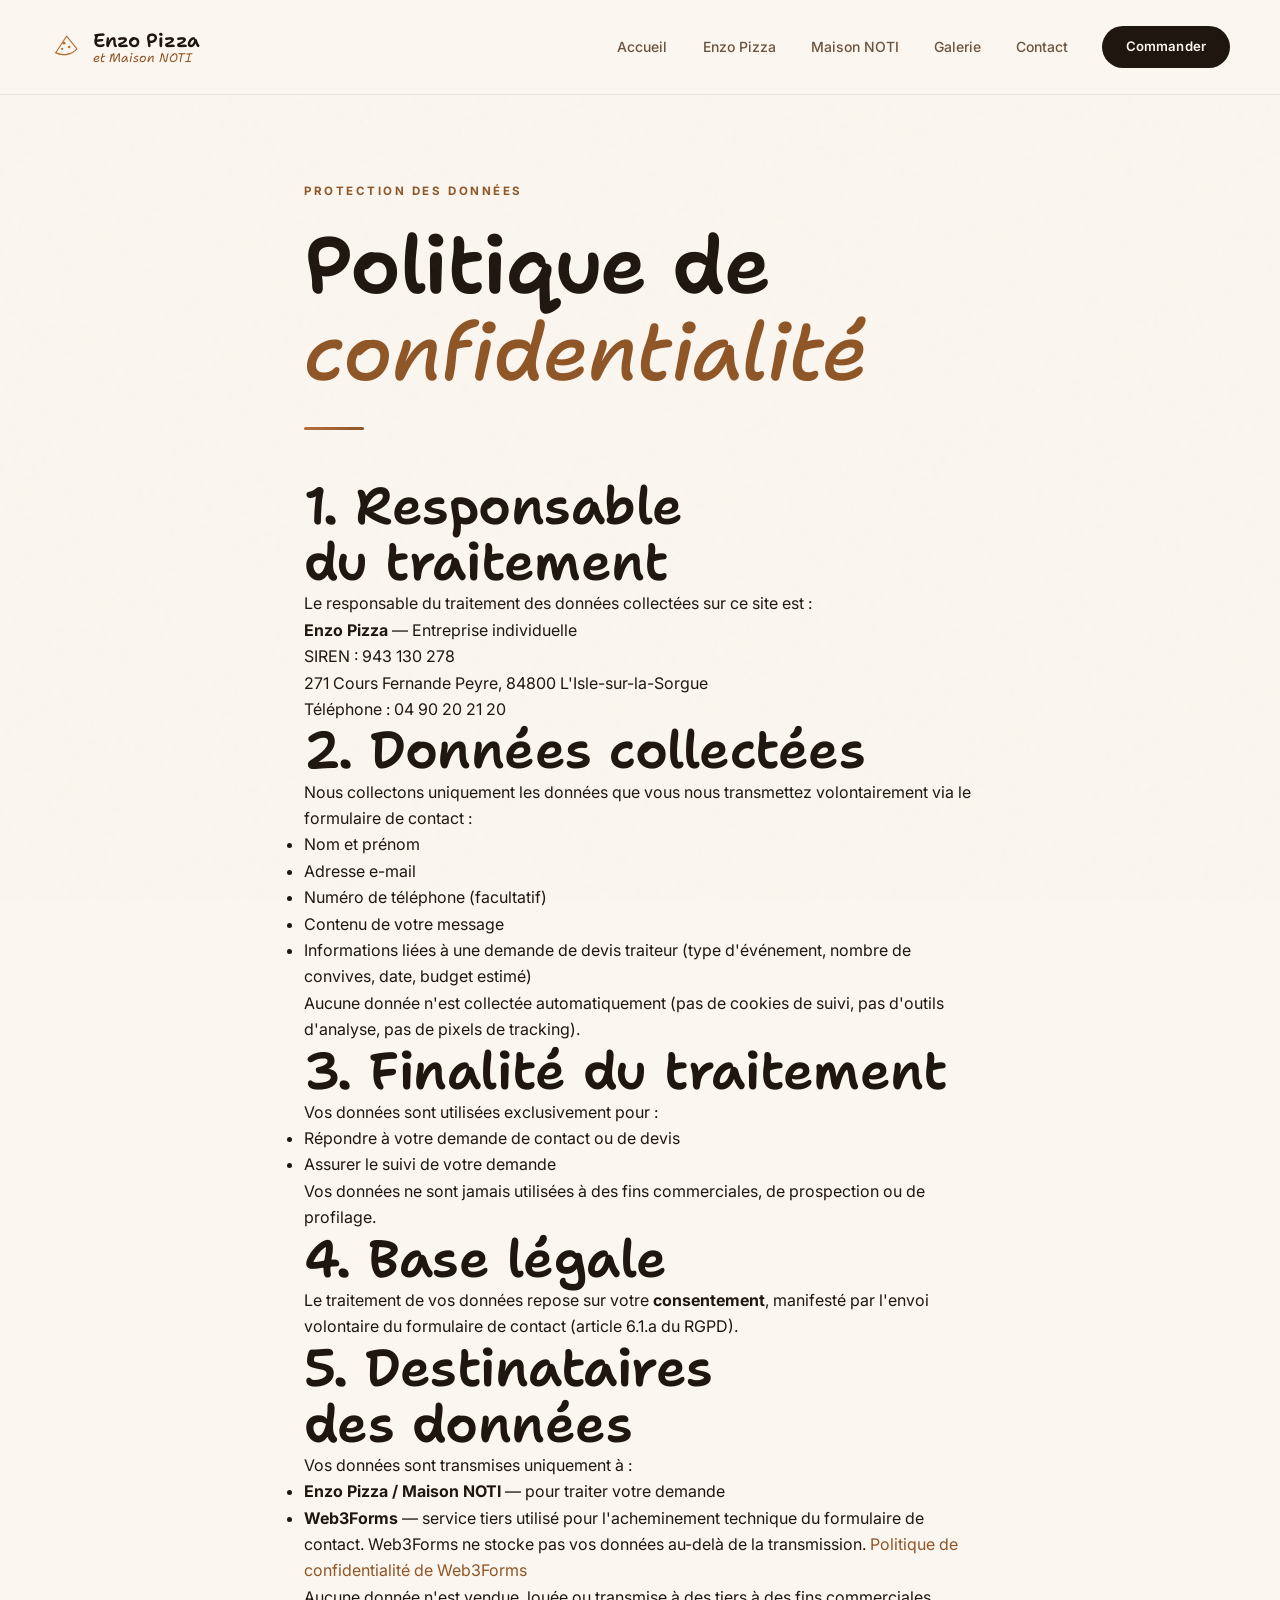
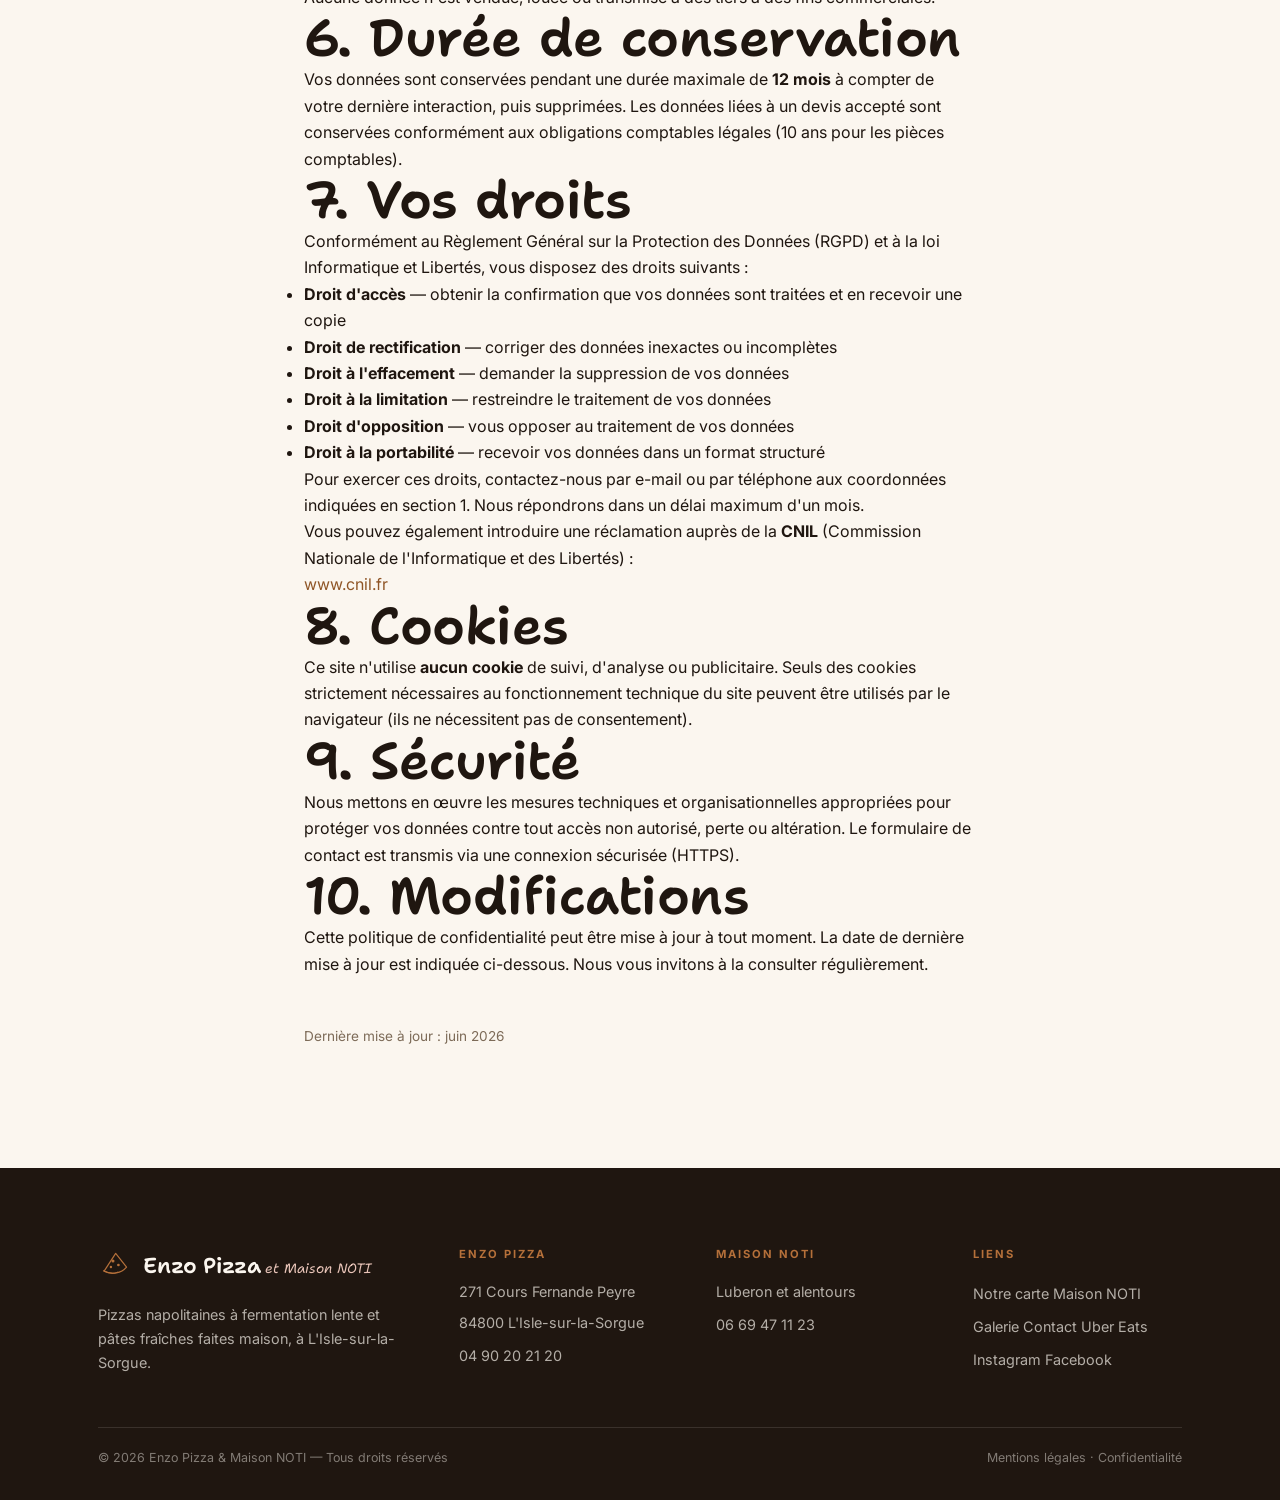
<file: confidentialite.html>
<!DOCTYPE html>
<html lang="fr" class="no-js">
<head>
<meta charset="UTF-8">
<meta name="viewport" content="width=device-width, initial-scale=1.0">
<!-- ANTI PAGE BLANCHE — ne pas supprimer.
     Tout le contenu du site est en opacity:0 et n'est révélé que par du JS.
     Ce script inline est le seul filet qui ne dépende de rien d'autre :
       1. il retire « no-js » avant le premier rendu (sinon : contenu affiché
          puis masqué, donc un flash) ;
       2. il force l'affichage au bout de 2 s si rien ne l'a fait.
     Le point 2 est ici et NON dans script.js : un filet placé dans script.js
     ne protège pas contre script.js absent, en 404 ou en erreur de syntaxe. -->
<script>
document.documentElement.classList.remove('no-js');
setTimeout(function () {
  var sel = '.reveal, .reveal-left, .reveal-right, .reveal-scale';
  // Si au moins un bloc a été révélé, le système fonctionne : l'utilisateur
  // n'a simplement pas encore scrollé, on ne touche à rien. On ne force que
  // si RIEN n'a été révélé — sinon on supprimerait toutes les animations.
  if (document.querySelector('.reveal.visible, .reveal-left.visible, .reveal-right.visible, .reveal-scale.visible')) return;
  document.querySelectorAll(sel).forEach(function (el) { el.classList.add('visible'); });
}, 2000);
</script>
<title>Politique de confidentialité — Enzo Pizza &amp; Maison NOTI</title>
<meta name="description" content="Politique de confidentialité du site Enzo Pizza & Maison NOTI. Informations sur la collecte, le traitement et la protection de vos données personnelles.">
<meta name="robots" content="noindex, nofollow">
<meta property="og:type" content="website">
<meta property="og:title" content="Politique de confidentialité — Enzo Pizza & Maison NOTI">
<meta property="og:description" content="Politique de confidentialité du site Enzo Pizza & Maison NOTI.">
<meta property="og:image" content="https://maison-noti.com/img/pizza-margherita-pesto.jpg">
<meta property="og:url" content="https://maison-noti.com/confidentialite">
<meta property="og:locale" content="fr_FR">
<meta property="og:site_name" content="Enzo Pizza & Maison NOTI">
<meta name="twitter:card" content="summary">
<meta name="twitter:title" content="Politique de confidentialité — Enzo Pizza & Maison NOTI">
<meta name="twitter:description" content="Politique de confidentialité du site Enzo Pizza & Maison NOTI.">
<link rel="icon" type="image/svg+xml" href="favicon.svg">
<link rel="apple-touch-icon" href="apple-touch-icon.png">
<meta name="theme-color" content="#FBF6EF">
<link rel="canonical" href="https://maison-noti.com/confidentialite">
<link rel="preconnect" href="https://fonts.googleapis.com">
<link rel="preconnect" href="https://fonts.gstatic.com" crossorigin>
<link href="https://fonts.googleapis.com/css2?family=Fraunces:ital,opsz,wght@0,9..144,400;0,9..144,500;0,9..144,600;0,9..144,700;1,9..144,400;1,9..144,500;1,9..144,600&family=Inter:wght@400;500;600;700&family=Shantell+Sans:ital,wght@0,400..700;1,400..700&display=swap" rel="stylesheet">
<link rel="stylesheet" href="style.css">
</head>
<body class="grain">

<div class="scroll-progress"></div>

<header class="site-header">
  <nav class="container nav" role="navigation" aria-label="Navigation principale">
    <a href="/" class="nav-logo" aria-label="Enzo Pizza — Accueil">
      <svg class="slice" viewBox="0 0 100 100" xmlns="http://www.w3.org/2000/svg" fill="none" stroke="#B5703A" stroke-width="3.5" stroke-linecap="round" stroke-linejoin="round" aria-hidden="true">
        <path d="M18 68 L52 16 L84 56 Q72 70 54 73 Q34 76 18 68 Z"/>
        <circle cx="44" cy="38" r="4.5" fill="#B5703A" stroke="none"/>
        <circle cx="60" cy="50" r="4" fill="#B5703A" stroke="none"/>
        <circle cx="38" cy="56" r="3.5" fill="#B5703A" stroke="none"/>
        <path d="M16 67 Q40 80 58 71" stroke="#B5703A" stroke-width="3"/>
      </svg>
      <span class="logo-text">
        <strong>Enzo Pizza</strong>
        <span>et Maison NOTI</span>
      </span>
    </a>
    <button class="nav-toggle" aria-label="Ouvrir le menu" aria-expanded="false">
      <span></span><span></span><span></span>
    </button>
    <div class="nav-links">
      <a href="/">Accueil</a>
      <a href="/pizzeria">Enzo Pizza</a>
      <a href="/traiteur">Maison NOTI</a>
      <a href="/galerie">Galerie</a>
      <a href="/contact">Contact</a>
      <a href="https://www.ubereats.com/fr/store/enzo-pizza/kTQeTWAKRsqE3fLryTkegg" class="nav-cta" target="_blank" rel="noopener">Commander</a>
    </div>
  </nav>
</header>

<div data-content="announcement"></div>

<main>
  <section style="padding-top: var(--space-xl); padding-bottom: var(--space-2xl);">
    <div class="container" style="max-width: 48em;">
      <div class="reveal">
        <span class="eyebrow">Protection des données</span>
        <h1 class="mt-sm" style="margin-bottom: var(--space-md);"><span class="text-shimmer">Politique de</span> <span class="italic-display">confidentialité</span></h1>
        <div class="section-divider"></div>
      </div>

      <div class="legal-content reveal" style="margin-top: var(--space-lg);">

        <h2>1. Responsable du traitement</h2>
        <p>
          Le responsable du traitement des données collectées sur ce site est :<br>
          <strong>Enzo Pizza</strong> — Entreprise individuelle<br>
          SIREN : 943 130 278<br>
          271 Cours Fernande Peyre, 84800 L'Isle-sur-la-Sorgue<br>
          Téléphone : <a href="tel:0490202120">04 90 20 21 20</a>
        </p>

        <h2>2. Données collectées</h2>
        <p>
          Nous collectons uniquement les données que vous nous transmettez
          volontairement via le formulaire de contact :
        </p>
        <ul>
          <li>Nom et prénom</li>
          <li>Adresse e-mail</li>
          <li>Numéro de téléphone (facultatif)</li>
          <li>Contenu de votre message</li>
          <li>Informations liées à une demande de devis traiteur (type d'événement, nombre de convives, date, budget estimé)</li>
        </ul>
        <p>
          Aucune donnée n'est collectée automatiquement (pas de cookies de suivi,
          pas d'outils d'analyse, pas de pixels de tracking).
        </p>

        <h2>3. Finalité du traitement</h2>
        <p>Vos données sont utilisées exclusivement pour :</p>
        <ul>
          <li>Répondre à votre demande de contact ou de devis</li>
          <li>Assurer le suivi de votre demande</li>
        </ul>
        <p>
          Vos données ne sont jamais utilisées à des fins commerciales,
          de prospection ou de profilage.
        </p>

        <h2>4. Base légale</h2>
        <p>
          Le traitement de vos données repose sur votre <strong>consentement</strong>,
          manifesté par l'envoi volontaire du formulaire de contact
          (article 6.1.a du RGPD).
        </p>

        <h2>5. Destinataires des données</h2>
        <p>
          Vos données sont transmises uniquement à :
        </p>
        <ul>
          <li><strong>Enzo Pizza / Maison NOTI</strong> — pour traiter votre demande</li>
          <li><strong>Web3Forms</strong> — service tiers utilisé pour l'acheminement technique
            du formulaire de contact. Web3Forms ne stocke pas vos données au-delà
            de la transmission. <a href="https://web3forms.com/privacy" target="_blank" rel="noopener" style="color: var(--camel-deep);">Politique de confidentialité de Web3Forms</a></li>
        </ul>
        <p>
          Aucune donnée n'est vendue, louée ou transmise à des tiers
          à des fins commerciales.
        </p>

        <h2>6. Durée de conservation</h2>
        <p>
          Vos données sont conservées pendant une durée maximale de
          <strong>12 mois</strong> à compter de votre dernière interaction,
          puis supprimées. Les données liées à un devis accepté sont
          conservées conformément aux obligations comptables légales
          (10 ans pour les pièces comptables).
        </p>

        <h2>7. Vos droits</h2>
        <p>
          Conformément au Règlement Général sur la Protection des Données (RGPD)
          et à la loi Informatique et Libertés, vous disposez des droits suivants :
        </p>
        <ul>
          <li><strong>Droit d'accès</strong> — obtenir la confirmation que vos données sont traitées et en recevoir une copie</li>
          <li><strong>Droit de rectification</strong> — corriger des données inexactes ou incomplètes</li>
          <li><strong>Droit à l'effacement</strong> — demander la suppression de vos données</li>
          <li><strong>Droit à la limitation</strong> — restreindre le traitement de vos données</li>
          <li><strong>Droit d'opposition</strong> — vous opposer au traitement de vos données</li>
          <li><strong>Droit à la portabilité</strong> — recevoir vos données dans un format structuré</li>
        </ul>
        <p>
          Pour exercer ces droits, contactez-nous par e-mail ou par téléphone
          aux coordonnées indiquées en section 1. Nous répondrons dans un délai
          maximum d'un mois.
        </p>
        <p>
          Vous pouvez également introduire une réclamation auprès de la
          <strong>CNIL</strong> (Commission Nationale de l'Informatique et des Libertés) :<br>
          <a href="https://www.cnil.fr" target="_blank" rel="noopener" style="color: var(--camel-deep);">www.cnil.fr</a>
        </p>

        <h2>8. Cookies</h2>
        <p>
          Ce site n'utilise <strong>aucun cookie</strong> de suivi, d'analyse
          ou publicitaire. Seuls des cookies strictement nécessaires au
          fonctionnement technique du site peuvent être utilisés par le navigateur
          (ils ne nécessitent pas de consentement).
        </p>

        <h2>9. Sécurité</h2>
        <p>
          Nous mettons en œuvre les mesures techniques et organisationnelles
          appropriées pour protéger vos données contre tout accès non autorisé,
          perte ou altération. Le formulaire de contact est transmis via une
          connexion sécurisée (HTTPS).
        </p>

        <h2>10. Modifications</h2>
        <p>
          Cette politique de confidentialité peut être mise à jour à tout moment.
          La date de dernière mise à jour est indiquée ci-dessous.
          Nous vous invitons à la consulter régulièrement.
        </p>

        <p style="margin-top: var(--space-lg); font-size: 0.85rem; color: var(--ink-faint);">
          Dernière mise à jour : juin 2026
        </p>
      </div>
    </div>
  </section>
</main>

<footer class="site-footer">
  <div class="container">
    <div class="footer-grid">
      <div>
        <a href="/" class="footer-brand">
          <svg class="slice" viewBox="0 0 100 100" xmlns="http://www.w3.org/2000/svg" fill="none" stroke="#B5703A" stroke-width="3.5" stroke-linecap="round" stroke-linejoin="round" aria-hidden="true">
            <path d="M18 68 L52 16 L84 56 Q72 70 54 73 Q34 76 18 68 Z"/>
            <circle cx="44" cy="38" r="4.5" fill="#B5703A" stroke="none"/>
            <circle cx="60" cy="50" r="4" fill="#B5703A" stroke="none"/>
            <circle cx="38" cy="56" r="3.5" fill="#B5703A" stroke="none"/>
            <path d="M16 67 Q40 80 58 71" stroke="#B5703A" stroke-width="3"/>
          </svg>
          <span class="logo-text">
            <strong>Enzo Pizza</strong>
            <span>et Maison NOTI</span>
          </span>
        </a>
        <p style="max-width: 320px; color: rgba(251,246,239,0.68); font-size:0.9rem;">Pizzas napolitaines à fermentation lente et pâtes fraîches faites maison, à L'Isle-sur-la-Sorgue.</p>
      </div>
      <div class="footer-col" data-content="footer-enzo">
        <h4>Enzo Pizza</h4>
        <p>271 Cours Fernande Peyre</p>
        <p>84800 L'Isle-sur-la-Sorgue</p>
        <a href="tel:0490202120">04 90 20 21 20</a>
      </div>
      <div class="footer-col" data-content="footer-noti">
        <h4>Maison NOTI</h4>
        <p>Luberon et alentours</p>
        <a href="tel:0669471123">06 69 47 11 23</a>
      </div>
      <div class="footer-col">
        <h4>Liens</h4>
        <a href="/pizzeria">Notre carte</a>
        <a href="/traiteur">Maison NOTI</a>
        <a href="/galerie">Galerie</a>
        <a href="/contact">Contact</a>
        <a href="https://www.ubereats.com/fr/store/enzo-pizza/kTQeTWAKRsqE3fLryTkegg" target="_blank" rel="noopener">Uber Eats</a>
        <a href="https://www.instagram.com/enzopizza84800/" target="_blank" rel="noopener">Instagram</a>
        <a href="https://www.facebook.com/Enzopizza84800/" target="_blank" rel="noopener">Facebook</a>
      </div>
    </div>
    <div class="footer-bottom">
      <span>&copy; 2026 Enzo Pizza &amp; Maison NOTI — Tous droits réservés</span>
      <span><a href="/mentions-legales">Mentions légales</a> · <a href="/confidentialite">Confidentialité</a></span>
    </div>
  </div>
</footer>

<script src="script.js" onerror="document.documentElement.classList.add('no-js')"></script>
<script src="js/content.js" defer></script>
</body>
</html>
</file>
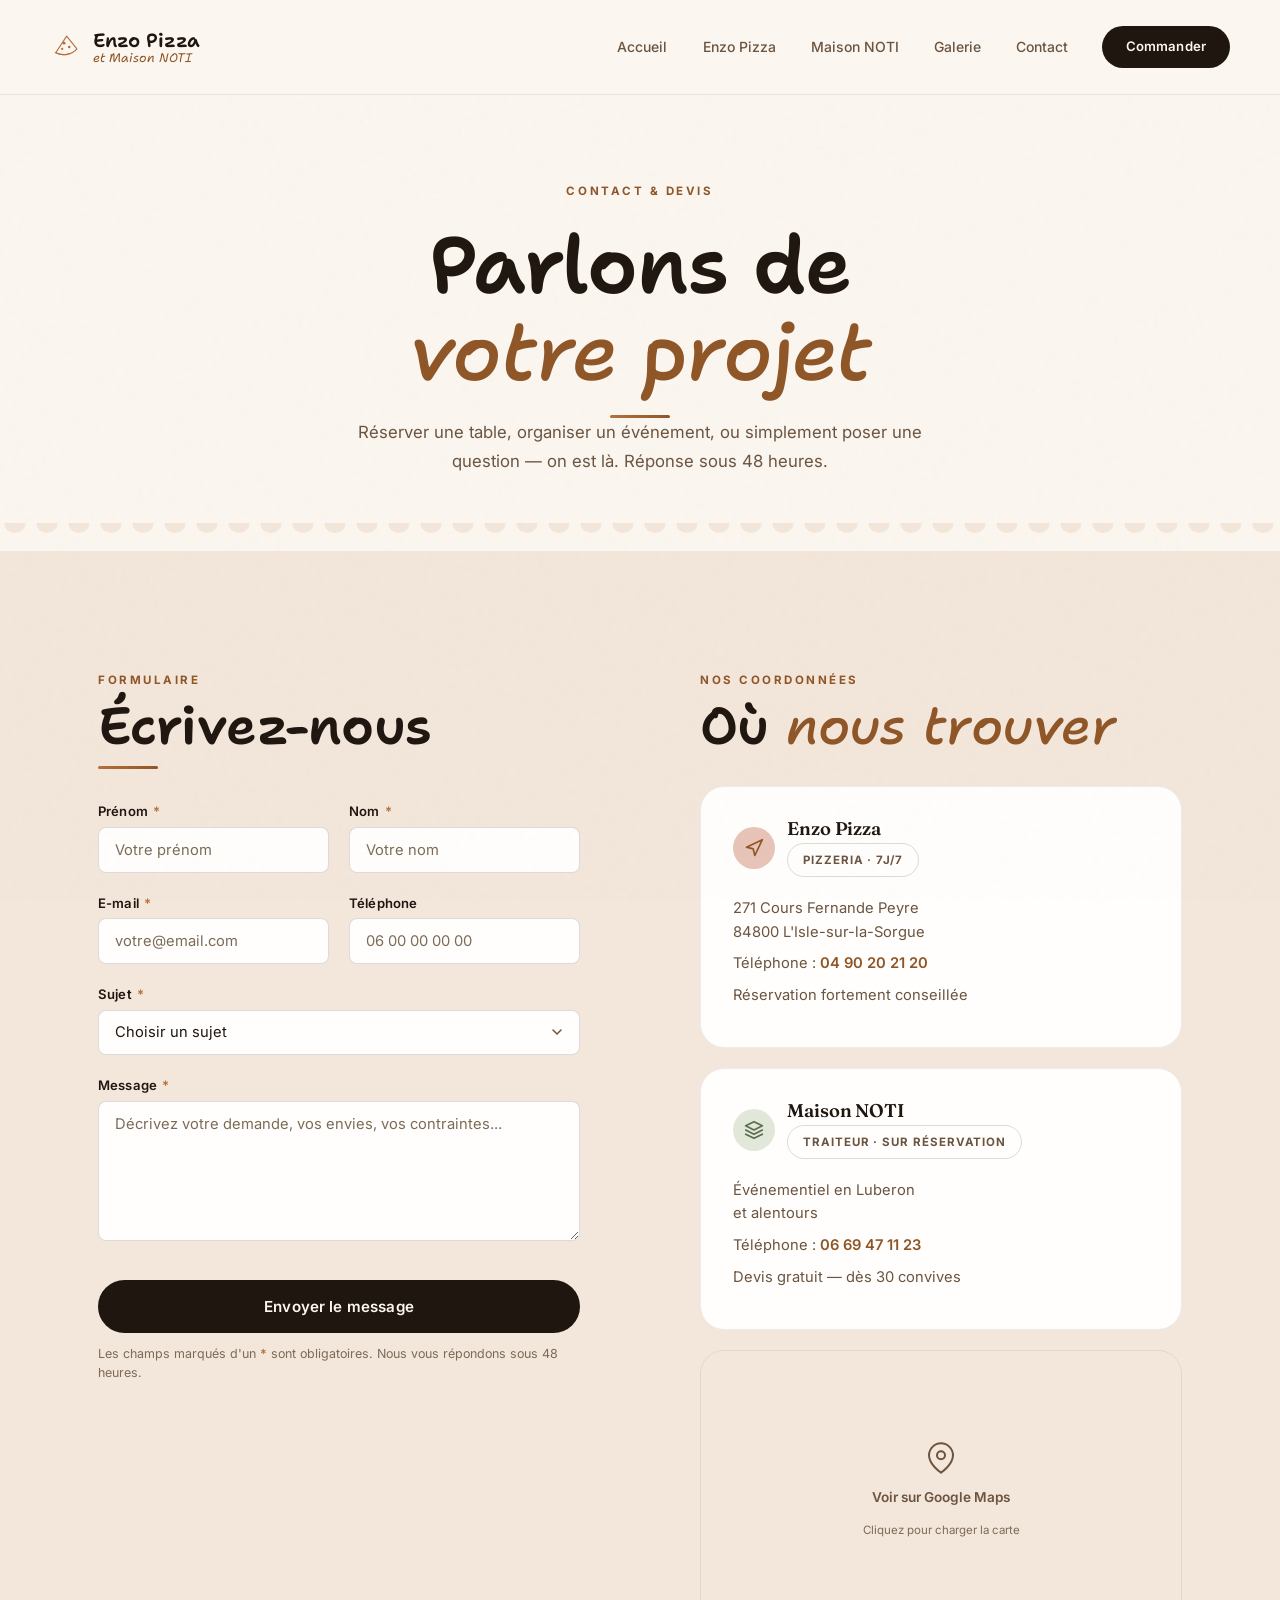
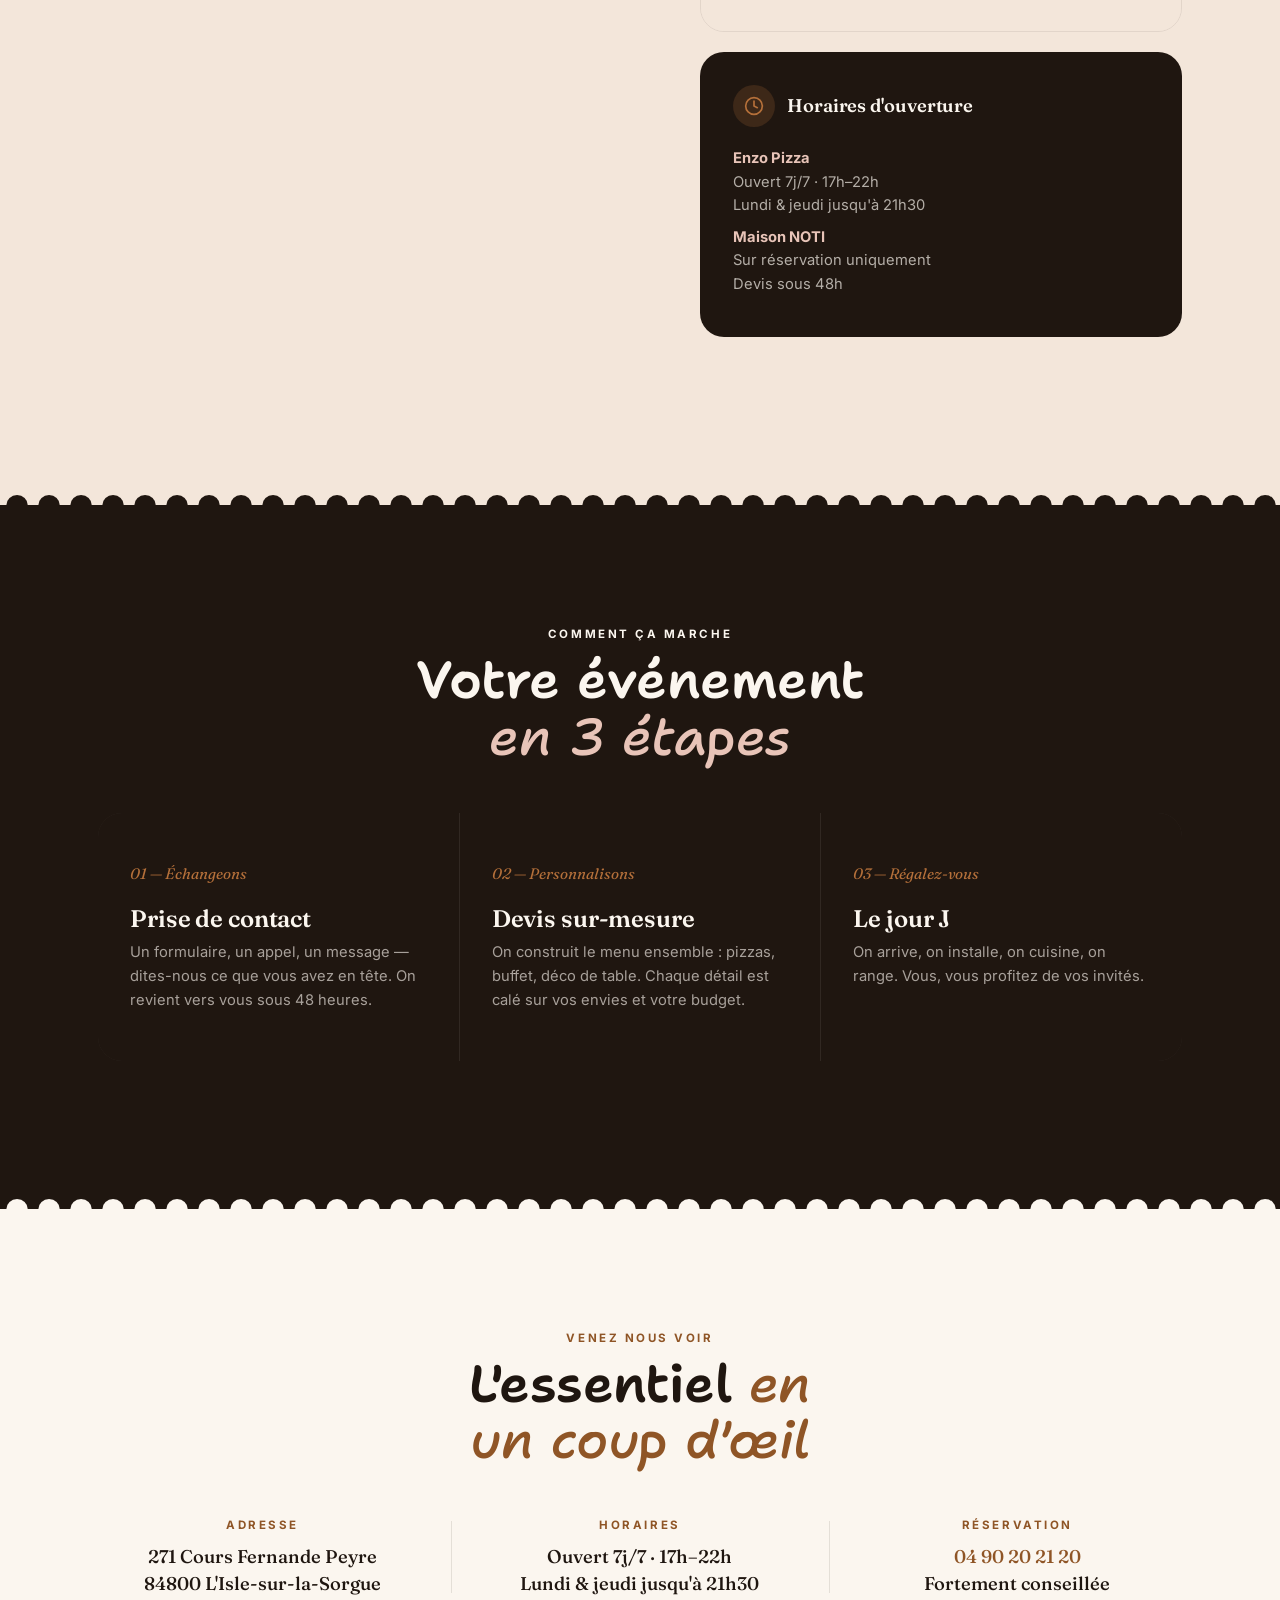
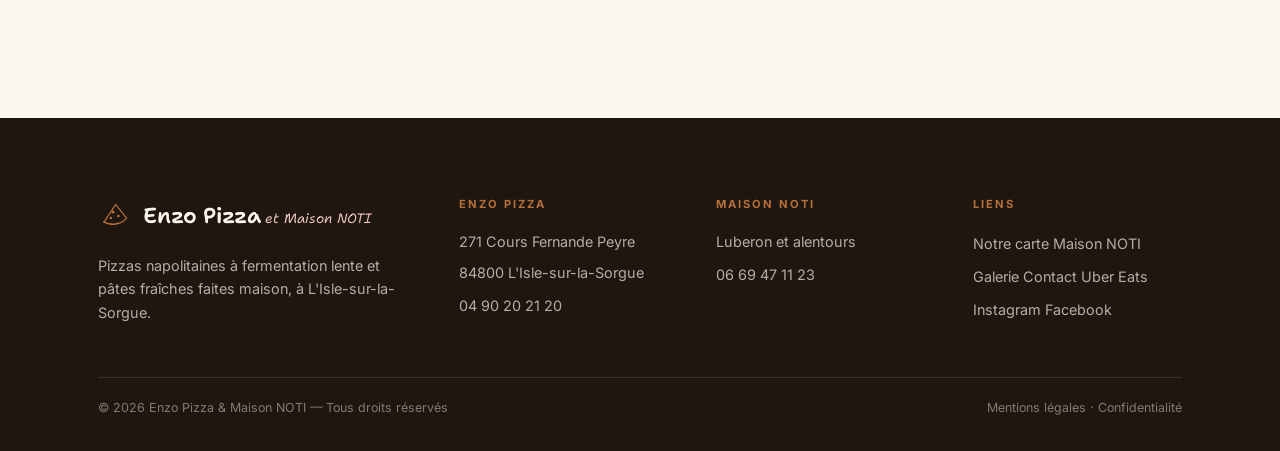
<file: contact.html>
<!DOCTYPE html>
<html lang="fr" class="no-js">
<head>
<meta charset="UTF-8">
<meta name="viewport" content="width=device-width, initial-scale=1.0">
<!-- ANTI PAGE BLANCHE — ne pas supprimer.
     Tout le contenu du site est en opacity:0 et n'est révélé que par du JS.
     Ce script inline est le seul filet qui ne dépende de rien d'autre :
       1. il retire « no-js » avant le premier rendu (sinon : contenu affiché
          puis masqué, donc un flash) ;
       2. il force l'affichage au bout de 2 s si rien ne l'a fait.
     Le point 2 est ici et NON dans script.js : un filet placé dans script.js
     ne protège pas contre script.js absent, en 404 ou en erreur de syntaxe. -->
<script>
document.documentElement.classList.remove('no-js');
setTimeout(function () {
  var sel = '.reveal, .reveal-left, .reveal-right, .reveal-scale';
  // Si au moins un bloc a été révélé, le système fonctionne : l'utilisateur
  // n'a simplement pas encore scrollé, on ne touche à rien. On ne force que
  // si RIEN n'a été révélé — sinon on supprimerait toutes les animations.
  if (document.querySelector('.reveal.visible, .reveal-left.visible, .reveal-right.visible, .reveal-scale.visible')) return;
  document.querySelectorAll(sel).forEach(function (el) { el.classList.add('visible'); });
}, 2000);
</script>
<title>Contact &amp; Devis — Enzo Pizza &amp; Maison NOTI | L'Isle-sur-la-Sorgue</title>
<meta name="description" content="Réservez votre table chez Enzo Pizza ou demandez un devis traiteur pour vos événements avec Maison NOTI. Pizzeria et traiteur à L'Isle-sur-la-Sorgue, Vaucluse.">
<meta name="robots" content="index, follow">

<!-- Favicon & Theme -->
<link rel="icon" type="image/svg+xml" href="favicon.svg">
<link rel="apple-touch-icon" href="apple-touch-icon.png">
<meta name="theme-color" content="#FBF6EF">
<link rel="canonical" href="https://maison-noti.com/contact">

<!-- Open Graph -->
<meta property="og:url" content="https://maison-noti.com/contact">
<meta property="og:type" content="website">
<meta property="og:title" content="Contact — Enzo Pizza & Maison NOTI">
<meta property="og:description" content="Réservation pizzeria et devis traiteur événementiel à L'Isle-sur-la-Sorgue. Réponse sous 48h.">
<meta property="og:image" content="https://maison-noti.com/img/pizza-truffe-roquette.jpg">
<meta property="og:locale" content="fr_FR">
<meta property="og:site_name" content="Enzo Pizza & Maison NOTI">

<!-- Twitter Card -->
<meta name="twitter:card" content="summary_large_image">
<meta name="twitter:title" content="Contact — Enzo Pizza & Maison NOTI | L'Isle-sur-la-Sorgue">
<meta name="twitter:description" content="Réservation pizzeria et devis traiteur événementiel à L'Isle-sur-la-Sorgue. Réponse sous 48h.">
<meta name="twitter:image" content="https://maison-noti.com/img/pizza-truffe-roquette.jpg">

<!-- JSON-LD -->
<script type="application/ld+json" id="jsonld-restaurant">
{
  "@context": "https://schema.org",
  "@type": "LocalBusiness",
  "@id": "https://maison-noti.com/#restaurant",
  "name": "Enzo Pizza & Maison NOTI",
  "description": "Pizzeria napolitaine artisanale et service traiteur événementiel à L'Isle-sur-la-Sorgue, Vaucluse.",
  "url": "https://maison-noti.com/",
  "image": "https://maison-noti.com/img/pizza-margherita-pesto.jpg",
  "address": {
    "@type": "PostalAddress",
    "streetAddress": "271 Cours Fernande Peyre",
    "addressLocality": "L'Isle-sur-la-Sorgue",
    "postalCode": "84800",
    "addressRegion": "Vaucluse",
    "addressCountry": "FR"
  },
  "geo": {
    "@type": "GeoCoordinates",
    "latitude": 43.9205,
    "longitude": 5.0505
  },
  "telephone": "+33490202120",
  "openingHoursSpecification": [
    {
      "@type": "OpeningHoursSpecification",
      "dayOfWeek": ["Tuesday","Wednesday","Friday","Saturday","Sunday"],
      "opens": "17:00",
      "closes": "22:00"
    },
    {
      "@type": "OpeningHoursSpecification",
      "dayOfWeek": ["Monday","Thursday"],
      "opens": "17:00",
      "closes": "21:30"
    }
  ],
  "priceRange": "€€",
  "acceptsReservations": true,
  "sameAs": [
    "https://www.instagram.com/enzopizza84800/",
    "https://www.facebook.com/Enzopizza84800/"
  ]
}
</script>
<script type="application/ld+json">
{
  "@context": "https://schema.org",
  "@type": "BreadcrumbList",
  "itemListElement": [
    { "@type": "ListItem", "position": 1, "name": "Accueil", "item": "https://maison-noti.com/" },
    { "@type": "ListItem", "position": 2, "name": "Contact", "item": "https://maison-noti.com/contact" }
  ]
}
</script>

<link rel="preconnect" href="https://fonts.googleapis.com">
<link rel="preconnect" href="https://fonts.gstatic.com" crossorigin>
<link href="https://fonts.googleapis.com/css2?family=Fraunces:ital,opsz,wght@0,9..144,400;0,9..144,500;0,9..144,600;0,9..144,700;1,9..144,400;1,9..144,500;1,9..144,600&family=Inter:wght@400;500;600;700&family=Shantell+Sans:ital,wght@0,400..700;1,400..700&display=swap" rel="stylesheet">
<link rel="stylesheet" href="style.css">
</head>
<body class="grain">

<div class="scroll-progress"></div>

<header class="site-header">
  <nav class="container nav" role="navigation" aria-label="Navigation principale">
    <a href="/" class="nav-logo" aria-label="Enzo Pizza — Accueil">
      <svg class="slice" viewBox="0 0 100 100" xmlns="http://www.w3.org/2000/svg" fill="none" stroke="#B5703A" stroke-width="3.5" stroke-linecap="round" stroke-linejoin="round" aria-hidden="true">
        <path d="M18 68 L52 16 L84 56 Q72 70 54 73 Q34 76 18 68 Z"/>
        <circle cx="44" cy="38" r="4.5" fill="#B5703A" stroke="none"/>
        <circle cx="60" cy="50" r="4" fill="#B5703A" stroke="none"/>
        <circle cx="38" cy="56" r="3.5" fill="#B5703A" stroke="none"/>
        <path d="M16 67 Q40 80 58 71" stroke="#B5703A" stroke-width="3"/>
      </svg>
      <span class="logo-text">
        <strong>Enzo Pizza</strong>
        <span>et Maison NOTI</span>
      </span>
    </a>
    <button class="nav-toggle" aria-label="Ouvrir le menu" aria-expanded="false">
      <span></span><span></span><span></span>
    </button>
    <div class="nav-links">
      <a href="/">Accueil</a>
      <a href="/pizzeria">Enzo Pizza</a>
      <a href="/traiteur">Maison NOTI</a>
      <a href="/galerie">Galerie</a>
      <a href="/contact">Contact</a>
      <a href="https://www.ubereats.com/fr/store/enzo-pizza/kTQeTWAKRsqE3fLryTkegg" class="nav-cta" target="_blank" rel="noopener">Commander</a>
    </div>
  </nav>
</header>

<div data-content="announcement"></div>

<main>

  <!-- HERO -->
  <section class="hero-section" style="padding-bottom: var(--space-lg);">
    <div class="container">
      <div class="text-center mx-auto reveal" style="max-width: 38em;">
        <span class="eyebrow">Contact &amp; Devis</span>
        <h1 class="mt-sm" style="margin-bottom: var(--space-sm);">
          <span class="text-shimmer">Parlons de</span> <span class="italic-display">votre projet</span>
        </h1>
        <div class="section-divider" style="margin-left:auto; margin-right:auto;"></div>
        <p class="lede mx-auto" style="text-align: center;">
          Réserver une table, organiser un événement, ou simplement poser une question — on est là. Réponse sous 48 heures.
        </p>
      </div>
    </div>
  </section>

  <!-- TICKET STRIP -->
  <div class="ticket-strip from-bg to-deep">
    <svg viewBox="0 0 1200 28" preserveAspectRatio="none" xmlns="http://www.w3.org/2000/svg">
      <rect class="strip-base" width="1200" height="28"/>
      <g class="notch"><circle cx="14" cy="0" r="10"/><circle cx="44" cy="0" r="10"/><circle cx="74" cy="0" r="10"/><circle cx="104" cy="0" r="10"/><circle cx="134" cy="0" r="10"/><circle cx="164" cy="0" r="10"/><circle cx="194" cy="0" r="10"/><circle cx="224" cy="0" r="10"/><circle cx="254" cy="0" r="10"/><circle cx="284" cy="0" r="10"/><circle cx="314" cy="0" r="10"/><circle cx="344" cy="0" r="10"/><circle cx="374" cy="0" r="10"/><circle cx="404" cy="0" r="10"/><circle cx="434" cy="0" r="10"/><circle cx="464" cy="0" r="10"/><circle cx="494" cy="0" r="10"/><circle cx="524" cy="0" r="10"/><circle cx="554" cy="0" r="10"/><circle cx="584" cy="0" r="10"/><circle cx="614" cy="0" r="10"/><circle cx="644" cy="0" r="10"/><circle cx="674" cy="0" r="10"/><circle cx="704" cy="0" r="10"/><circle cx="734" cy="0" r="10"/><circle cx="764" cy="0" r="10"/><circle cx="794" cy="0" r="10"/><circle cx="824" cy="0" r="10"/><circle cx="854" cy="0" r="10"/><circle cx="884" cy="0" r="10"/><circle cx="914" cy="0" r="10"/><circle cx="944" cy="0" r="10"/><circle cx="974" cy="0" r="10"/><circle cx="1004" cy="0" r="10"/><circle cx="1034" cy="0" r="10"/><circle cx="1064" cy="0" r="10"/><circle cx="1094" cy="0" r="10"/><circle cx="1124" cy="0" r="10"/><circle cx="1154" cy="0" r="10"/><circle cx="1184" cy="0" r="10"/></g>
    </svg>
  </div>

  <!-- CONTACT FORM + INFO -->
  <section class="bg-deep">
    <div class="container">
      <div class="contact-grid">

        <!-- FORM -->
        <div class="reveal-left">
          <div class="section-head" style="margin-bottom: var(--space-md);">
            <span class="eyebrow">Formulaire</span>
            <h2 class="mt-2xs"><span class="text-shimmer">Écrivez-nous</span></h2>
            <div class="section-divider"></div>
          </div>

          <form id="contact-form" action="https://api.web3forms.com/submit" method="POST">
            <input type="hidden" name="access_key" value="8b010bda-f2f7-4f19-882c-55d63403ea7b">
            <input type="hidden" name="subject" value="Nouveau message — Enzo Pizza & Maison NOTI">
            <input type="hidden" name="from_name" value="Site Enzo Pizza">
            <input type="text" name="botcheck" style="display:none" tabindex="-1" autocomplete="off">
            <div class="form-row">
              <div class="form-group">
                <label for="prenom">Prénom <span class="required">*</span></label>
                <input type="text" id="prenom" name="prenom" placeholder="Votre prénom" required autocomplete="given-name">
              </div>
              <div class="form-group">
                <label for="nom">Nom <span class="required">*</span></label>
                <input type="text" id="nom" name="nom" placeholder="Votre nom" required autocomplete="family-name">
              </div>
            </div>

            <div class="form-row">
              <div class="form-group">
                <label for="email">E-mail <span class="required">*</span></label>
                <input type="email" id="email" name="email" placeholder="votre@email.com" required autocomplete="email">
              </div>
              <div class="form-group">
                <label for="telephone">Téléphone</label>
                <input type="tel" id="telephone" name="telephone" placeholder="06 00 00 00 00" autocomplete="tel">
              </div>
            </div>

            <div class="form-group">
              <label for="sujet">Sujet <span class="required">*</span></label>
              <select id="sujet" name="sujet" required>
                <option value="" disabled selected>Choisir un sujet</option>
                <option value="reservation">Réservation — Enzo Pizza</option>
                <option value="devis-traiteur">Demande de devis — Maison NOTI</option>
                <option value="evenement-prive">Événement privé (mariage, anniversaire...)</option>
                <option value="evenement-entreprise">Événement d'entreprise</option>
                <option value="partenariat">Partenariat / Collaboration</option>
                <option value="autre">Autre demande</option>
              </select>
            </div>

            <!-- DEVIS FIELDS -->
            <div id="devis-fields" style="display: none;">
              <div class="form-row">
                <div class="form-group">
                  <label for="date-event">Date de l'événement</label>
                  <input type="date" id="date-event" name="date_event">
                </div>
                <div class="form-group">
                  <label for="nb-personnes">Nombre de convives</label>
                  <select id="nb-personnes" name="nb_personnes">
                    <option value="" disabled selected>Sélectionner</option>
                    <option value="30-50">30 à 50 personnes</option>
                    <option value="50-80">50 à 80 personnes</option>
                    <option value="80-120">80 à 120 personnes</option>
                    <option value="120-200">120 à 200 personnes</option>
                    <option value="200+">Plus de 200 personnes</option>
                  </select>
                </div>
              </div>

              <div class="form-group">
                <label for="lieu">Lieu de l'événement</label>
                <input type="text" id="lieu" name="lieu" placeholder="Ville ou adresse du lieu">
              </div>

              <div class="form-group">
                <label for="prestation">Type de prestation</label>
                <select id="prestation" name="prestation">
                  <option value="" disabled selected>Sélectionner</option>
                  <option value="pizzas-domicile">Pizzas cuites à domicile (four mobile)</option>
                  <option value="buffet">Buffet sur-mesure</option>
                  <option value="pizzas-buffet">Pizzas + buffet complet</option>
                  <option value="deco-table">Avec décoration de table</option>
                  <option value="autre">Autre / à définir ensemble</option>
                </select>
              </div>

              <div class="form-group">
                <label for="budget">Budget estimé</label>
                <select id="budget" name="budget">
                  <option value="" disabled selected>Sélectionner</option>
                  <option value="500-1000">500 € à 1 000 €</option>
                  <option value="1000-2000">1 000 € à 2 000 €</option>
                  <option value="2000-3500">2 000 € à 3 500 €</option>
                  <option value="3500-5000">3 500 € à 5 000 €</option>
                  <option value="5000+">Plus de 5 000 €</option>
                  <option value="a-definir">À définir ensemble</option>
                </select>
              </div>
            </div>

            <div class="form-group">
              <label for="message">Message <span class="required">*</span></label>
              <textarea id="message" name="message" placeholder="Décrivez votre demande, vos envies, vos contraintes..." required></textarea>
            </div>

            <div class="form-submit">
              <button type="submit" class="btn btn-fill">Envoyer le message</button>
            </div>
            <p class="form-note">
              Les champs marqués d'un <span style="color: var(--camel); font-weight: 600;">*</span> sont obligatoires.
              Nous vous répondons sous 48 heures.
            </p>
          </form>
        </div>

        <!-- CONTACT INFO -->
        <div class="reveal-right">
          <div class="section-head" style="margin-bottom: var(--space-md);">
            <span class="eyebrow">Nos coordonnées</span>
            <h2 class="mt-2xs"><span class="text-shimmer">Où</span> <span class="italic-display">nous trouver</span></h2>
          </div>

          <!-- Enzo Pizza card -->
          <div class="contact-card card-glow">
            <div class="contact-card-header">
              <div class="contact-card-icon enzo">
                <svg viewBox="0 0 24 24" fill="none" stroke="#8F5526" stroke-width="2" stroke-linecap="round" stroke-linejoin="round" aria-hidden="true">
                  <path d="M3 11l19-9-9 19-2-8-8-2z"/>
                </svg>
              </div>
              <div>
                <h3>Enzo Pizza</h3>
                <span class="tag-outline" style="margin-top: 4px;">Pizzeria · 7j/7</span>
              </div>
            </div>
            <div class="contact-card-body" data-content="contact-enzo">
              <p>271 Cours Fernande Peyre<br>84800 L'Isle-sur-la-Sorgue</p>
              <p>Téléphone : <a href="tel:0490202120">04 90 20 21 20</a></p>
              <p>Réservation fortement conseillée</p>
            </div>
          </div>

          <!-- Maison NOTI card -->
          <div class="contact-card card-glow">
            <div class="contact-card-header">
              <div class="contact-card-icon noti">
                <svg viewBox="0 0 24 24" fill="none" stroke="#5C6B4D" stroke-width="2" stroke-linecap="round" stroke-linejoin="round" aria-hidden="true">
                  <path d="M12 2L2 7l10 5 10-5-10-5z"/>
                  <path d="M2 17l10 5 10-5"/>
                  <path d="M2 12l10 5 10-5"/>
                </svg>
              </div>
              <div>
                <h3>Maison NOTI</h3>
                <span class="tag-outline" style="margin-top: 4px;">Traiteur · Sur réservation</span>
              </div>
            </div>
            <div class="contact-card-body" data-content="contact-noti">
              <p>Événementiel en Luberon<br>et alentours</p>
              <p>Téléphone : <a href="tel:0669471123">06 69 47 11 23</a></p>
              <p>Devis gratuit — dès 30 convives</p>
            </div>
          </div>

          <!-- Google Maps — click-to-load pour conformite RGPD -->
          <div class="mt-sm" style="border-radius: var(--radius-xl); overflow: hidden; border: var(--border-hair);">
            <div id="map-placeholder" style="width:100%; height:280px; display:flex; flex-direction:column; align-items:center; justify-content:center; gap:var(--space-xs); background:var(--bg-deep); cursor:pointer;" role="button" tabindex="0" aria-label="Charger la carte Google Maps">
              <svg width="32" height="32" viewBox="0 0 24 24" fill="none" stroke="var(--ink-soft)" stroke-width="1.5" stroke-linecap="round" stroke-linejoin="round" aria-hidden="true"><path d="M21 10c0 7-9 13-9 13s-9-6-9-13a9 9 0 0 1 18 0z"/><circle cx="12" cy="10" r="3"/></svg>
              <span style="font-size:0.85rem; font-weight:600; color:var(--ink-soft);">Voir sur Google Maps</span>
              <span style="font-size:0.72rem; color:var(--ink-faint);">Cliquez pour charger la carte</span>
            </div>
          </div>

          <!-- Horaires -->
          <div class="contact-card mt-sm" style="background: var(--ink); color: var(--bg); border-color: transparent;">
            <div class="contact-card-header">
              <div class="contact-card-icon" style="background: rgba(181, 112, 58, 0.2);">
                <svg viewBox="0 0 24 24" fill="none" stroke="#B5703A" stroke-width="2" stroke-linecap="round" stroke-linejoin="round" aria-hidden="true">
                  <circle cx="12" cy="12" r="10"/>
                  <polyline points="12 6 12 12 16 14"/>
                </svg>
              </div>
              <div>
                <h3 style="color: var(--bg);">Horaires d'ouverture</h3>
              </div>
            </div>
            <div class="contact-card-body" data-content="contact-hours">
              <p style="color: rgba(251, 246, 239, 0.68);">
                <strong style="color: var(--blush);">Enzo Pizza</strong><br>
                Ouvert 7j/7 · 17h–22h<br>
                Lundi &amp; jeudi jusqu'à 21h30
              </p>
              <p style="color: rgba(251, 246, 239, 0.68); margin-top: var(--space-2xs);">
                <strong style="color: var(--blush);">Maison NOTI</strong><br>
                Sur réservation uniquement<br>
                Devis sous 48h
              </p>
            </div>
          </div>
        </div>

      </div>
    </div>
  </section>

  <div class="ticket-strip from-deep to-ink flip">
    <svg viewBox="0 0 1200 28" preserveAspectRatio="none" xmlns="http://www.w3.org/2000/svg">
      <rect class="strip-base" width="1200" height="28"/>
      <g class="notch"><circle cx="14" cy="0" r="10"/><circle cx="44" cy="0" r="10"/><circle cx="74" cy="0" r="10"/><circle cx="104" cy="0" r="10"/><circle cx="134" cy="0" r="10"/><circle cx="164" cy="0" r="10"/><circle cx="194" cy="0" r="10"/><circle cx="224" cy="0" r="10"/><circle cx="254" cy="0" r="10"/><circle cx="284" cy="0" r="10"/><circle cx="314" cy="0" r="10"/><circle cx="344" cy="0" r="10"/><circle cx="374" cy="0" r="10"/><circle cx="404" cy="0" r="10"/><circle cx="434" cy="0" r="10"/><circle cx="464" cy="0" r="10"/><circle cx="494" cy="0" r="10"/><circle cx="524" cy="0" r="10"/><circle cx="554" cy="0" r="10"/><circle cx="584" cy="0" r="10"/><circle cx="614" cy="0" r="10"/><circle cx="644" cy="0" r="10"/><circle cx="674" cy="0" r="10"/><circle cx="704" cy="0" r="10"/><circle cx="734" cy="0" r="10"/><circle cx="764" cy="0" r="10"/><circle cx="794" cy="0" r="10"/><circle cx="824" cy="0" r="10"/><circle cx="854" cy="0" r="10"/><circle cx="884" cy="0" r="10"/><circle cx="914" cy="0" r="10"/><circle cx="944" cy="0" r="10"/><circle cx="974" cy="0" r="10"/><circle cx="1004" cy="0" r="10"/><circle cx="1034" cy="0" r="10"/><circle cx="1064" cy="0" r="10"/><circle cx="1094" cy="0" r="10"/><circle cx="1124" cy="0" r="10"/><circle cx="1154" cy="0" r="10"/><circle cx="1184" cy="0" r="10"/></g>
    </svg>
  </div>

  <!-- COMMENT ÇA MARCHE — MAISON NOTI -->
  <section class="bg-ink">
    <div class="container">
      <div class="section-head text-center mx-auto reveal" style="margin-bottom: var(--space-lg); max-width: 36em;">
        <span class="eyebrow">Comment ça marche</span>
        <h2 class="mt-2xs mx-auto"><span class="text-shimmer">Votre événement</span> <span class="italic-display">en 3 étapes</span></h2>
      </div>
      <div class="feature-grid">
        <div class="feature-card reveal">
          <span class="feature-num">01 — Échangeons</span>
          <h3>Prise de contact</h3>
          <p>Un formulaire, un appel, un message — dites-nous ce que vous avez en tête. On revient vers vous sous 48 heures.</p>
        </div>
        <div class="feature-card reveal">
          <span class="feature-num">02 — Personnalisons</span>
          <h3>Devis sur-mesure</h3>
          <p>On construit le menu ensemble : pizzas, buffet, déco de table. Chaque détail est calé sur vos envies et votre budget.</p>
        </div>
        <div class="feature-card reveal">
          <span class="feature-num">03 — Régalez-vous</span>
          <h3>Le jour J</h3>
          <p>On arrive, on installe, on cuisine, on range. Vous, vous profitez de vos invités.</p>
        </div>
      </div>
    </div>
  </section>

  <div class="ticket-strip from-ink to-bg flip">
    <svg viewBox="0 0 1200 28" preserveAspectRatio="none" xmlns="http://www.w3.org/2000/svg">
      <rect class="strip-base" width="1200" height="28"/>
      <g class="notch"><circle cx="14" cy="0" r="10"/><circle cx="44" cy="0" r="10"/><circle cx="74" cy="0" r="10"/><circle cx="104" cy="0" r="10"/><circle cx="134" cy="0" r="10"/><circle cx="164" cy="0" r="10"/><circle cx="194" cy="0" r="10"/><circle cx="224" cy="0" r="10"/><circle cx="254" cy="0" r="10"/><circle cx="284" cy="0" r="10"/><circle cx="314" cy="0" r="10"/><circle cx="344" cy="0" r="10"/><circle cx="374" cy="0" r="10"/><circle cx="404" cy="0" r="10"/><circle cx="434" cy="0" r="10"/><circle cx="464" cy="0" r="10"/><circle cx="494" cy="0" r="10"/><circle cx="524" cy="0" r="10"/><circle cx="554" cy="0" r="10"/><circle cx="584" cy="0" r="10"/><circle cx="614" cy="0" r="10"/><circle cx="644" cy="0" r="10"/><circle cx="674" cy="0" r="10"/><circle cx="704" cy="0" r="10"/><circle cx="734" cy="0" r="10"/><circle cx="764" cy="0" r="10"/><circle cx="794" cy="0" r="10"/><circle cx="824" cy="0" r="10"/><circle cx="854" cy="0" r="10"/><circle cx="884" cy="0" r="10"/><circle cx="914" cy="0" r="10"/><circle cx="944" cy="0" r="10"/><circle cx="974" cy="0" r="10"/><circle cx="1004" cy="0" r="10"/><circle cx="1034" cy="0" r="10"/><circle cx="1064" cy="0" r="10"/><circle cx="1094" cy="0" r="10"/><circle cx="1124" cy="0" r="10"/><circle cx="1154" cy="0" r="10"/><circle cx="1184" cy="0" r="10"/></g>
    </svg>
  </div>

  <!-- INFO STRIP -->
  <section>
    <div class="container">
      <div class="section-head text-center mx-auto" style="margin-bottom: var(--space-lg); max-width: 30em;">
        <span class="eyebrow">Venez nous voir</span>
        <h2 class="mt-2xs mx-auto">L'essentiel <span class="italic-display">en un coup d'œil</span></h2>
      </div>
      <div class="info-trio">
        <div class="info-trio-item reveal" data-content="address">
          <span class="eyebrow">Adresse</span>
          <p>271 Cours Fernande Peyre<br>84800 L'Isle-sur-la-Sorgue</p>
        </div>
        <div class="info-trio-item reveal" data-content="hours">
          <span class="eyebrow">Horaires</span>
          <p>Ouvert 7j/7 · 17h–22h<br>Lundi &amp; jeudi jusqu'à 21h30</p>
        </div>
        <div class="info-trio-item reveal" data-content="phones">
          <span class="eyebrow">Réservation</span>
          <p><a href="tel:0490202120" class="link-underline" style="color: var(--camel-deep);">04 90 20 21 20</a><br>Fortement conseillée</p>
        </div>
      </div>
    </div>
  </section>

</main>

<footer class="site-footer">
  <div class="container">
    <div class="footer-grid">
      <div>
        <a href="/" class="footer-brand">
          <svg class="slice" viewBox="0 0 100 100" xmlns="http://www.w3.org/2000/svg" fill="none" stroke="#B5703A" stroke-width="3.5" stroke-linecap="round" stroke-linejoin="round" aria-hidden="true">
            <path d="M18 68 L52 16 L84 56 Q72 70 54 73 Q34 76 18 68 Z"/>
            <circle cx="44" cy="38" r="4.5" fill="#B5703A" stroke="none"/>
            <circle cx="60" cy="50" r="4" fill="#B5703A" stroke="none"/>
            <circle cx="38" cy="56" r="3.5" fill="#B5703A" stroke="none"/>
            <path d="M16 67 Q40 80 58 71" stroke="#B5703A" stroke-width="3"/>
          </svg>
          <span class="logo-text">
            <strong>Enzo Pizza</strong>
            <span>et Maison NOTI</span>
          </span>
        </a>
        <p style="max-width: 320px; color: rgba(251,246,239,0.68); font-size:0.9rem;">Pizzas napolitaines à fermentation lente et pâtes fraîches faites maison, à L'Isle-sur-la-Sorgue.</p>
      </div>
      <div class="footer-col" data-content="footer-enzo">
        <h4>Enzo Pizza</h4>
        <p>271 Cours Fernande Peyre</p>
        <p>84800 L'Isle-sur-la-Sorgue</p>
        <a href="tel:0490202120">04 90 20 21 20</a>
      </div>
      <div class="footer-col" data-content="footer-noti">
        <h4>Maison NOTI</h4>
        <p>Luberon et alentours</p>
        <a href="tel:0669471123">06 69 47 11 23</a>
      </div>
      <div class="footer-col">
        <h4>Liens</h4>
        <a href="/pizzeria">Notre carte</a>
        <a href="/traiteur">Maison NOTI</a>
        <a href="/galerie">Galerie</a>
        <a href="/contact">Contact</a>
        <a href="https://www.ubereats.com/fr/store/enzo-pizza/kTQeTWAKRsqE3fLryTkegg" target="_blank" rel="noopener">Uber Eats</a>
        <a href="https://www.instagram.com/enzopizza84800/" target="_blank" rel="noopener">Instagram</a>
        <a href="https://www.facebook.com/Enzopizza84800/" target="_blank" rel="noopener">Facebook</a>
      </div>
    </div>
    <div class="footer-bottom">
      <span>&copy; 2026 Enzo Pizza &amp; Maison NOTI — Tous droits réservés</span>
      <span><a href="/mentions-legales">Mentions légales</a> · <a href="/confidentialite">Confidentialité</a></span>
    </div>
  </div>
</footer>

<script src="script.js" onerror="document.documentElement.classList.add('no-js')"></script>
<script src="js/content.js" defer></script>
</body>
</html>
</file>
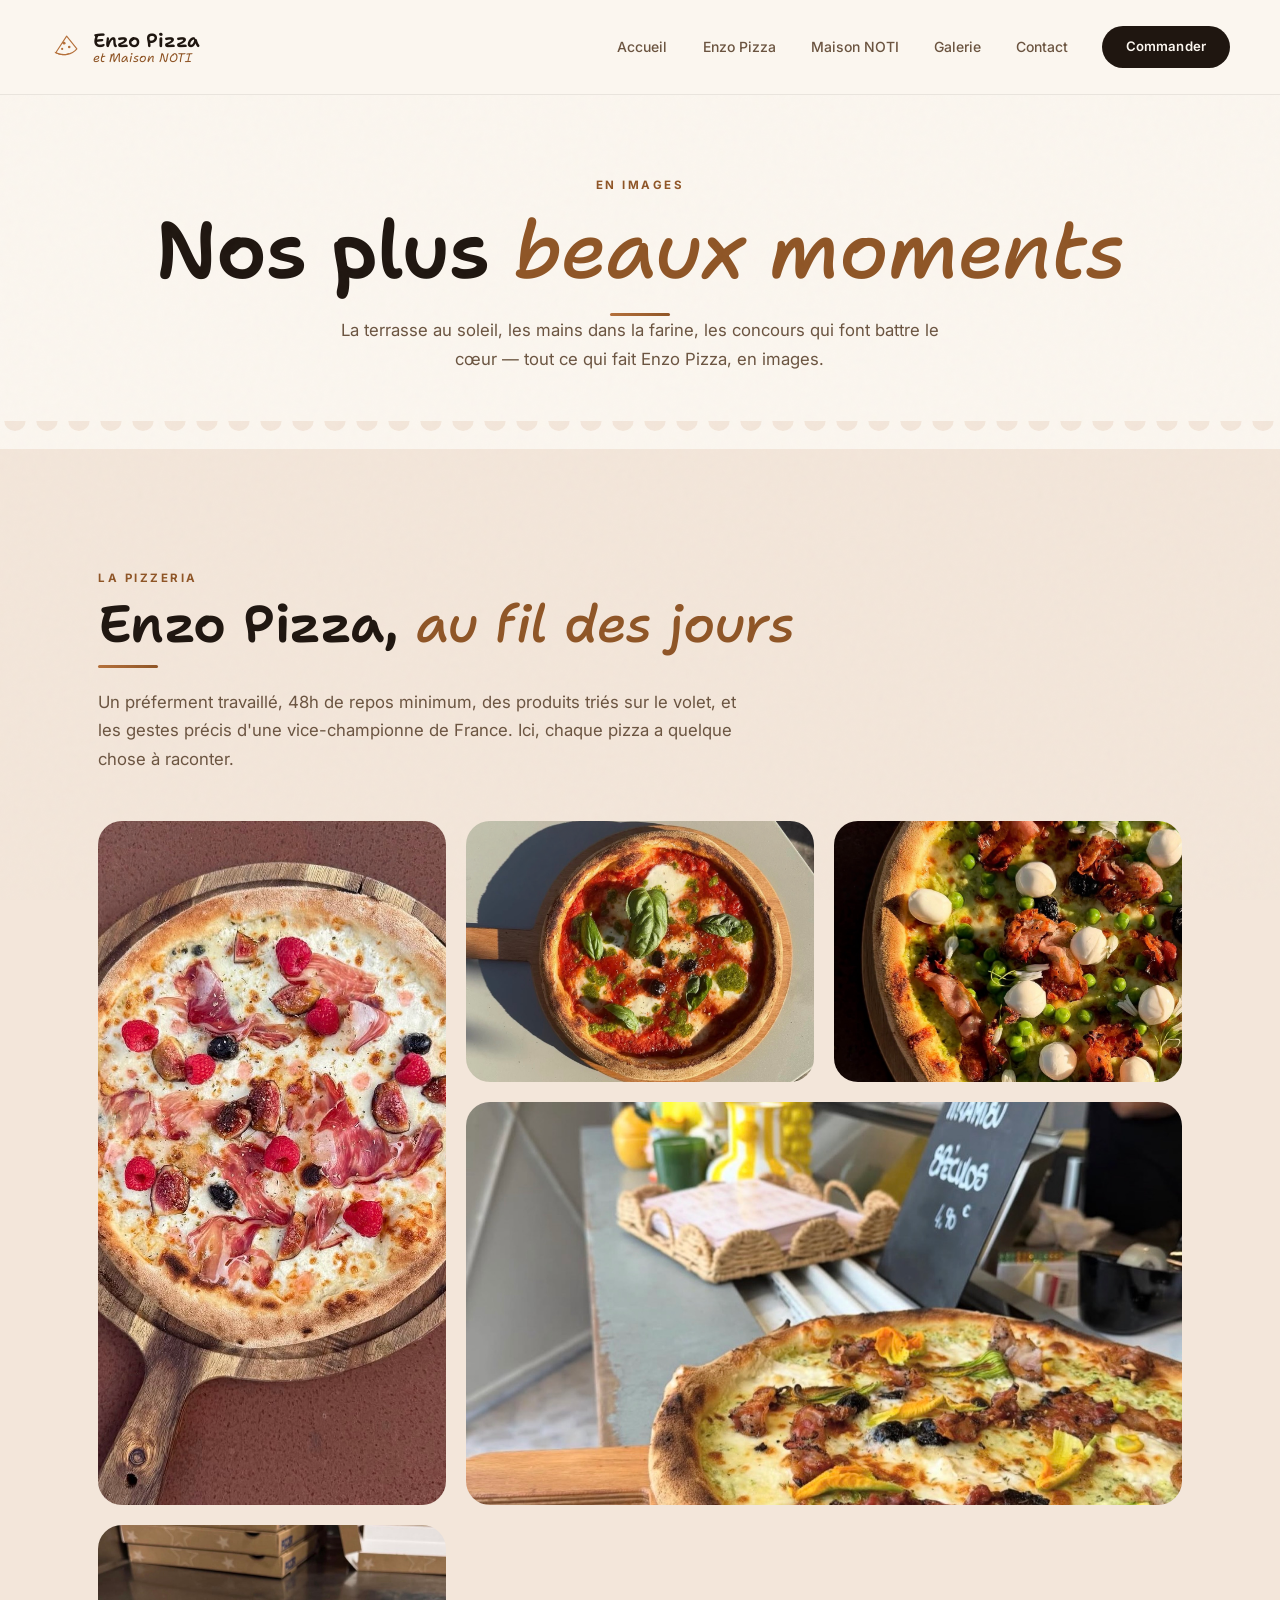
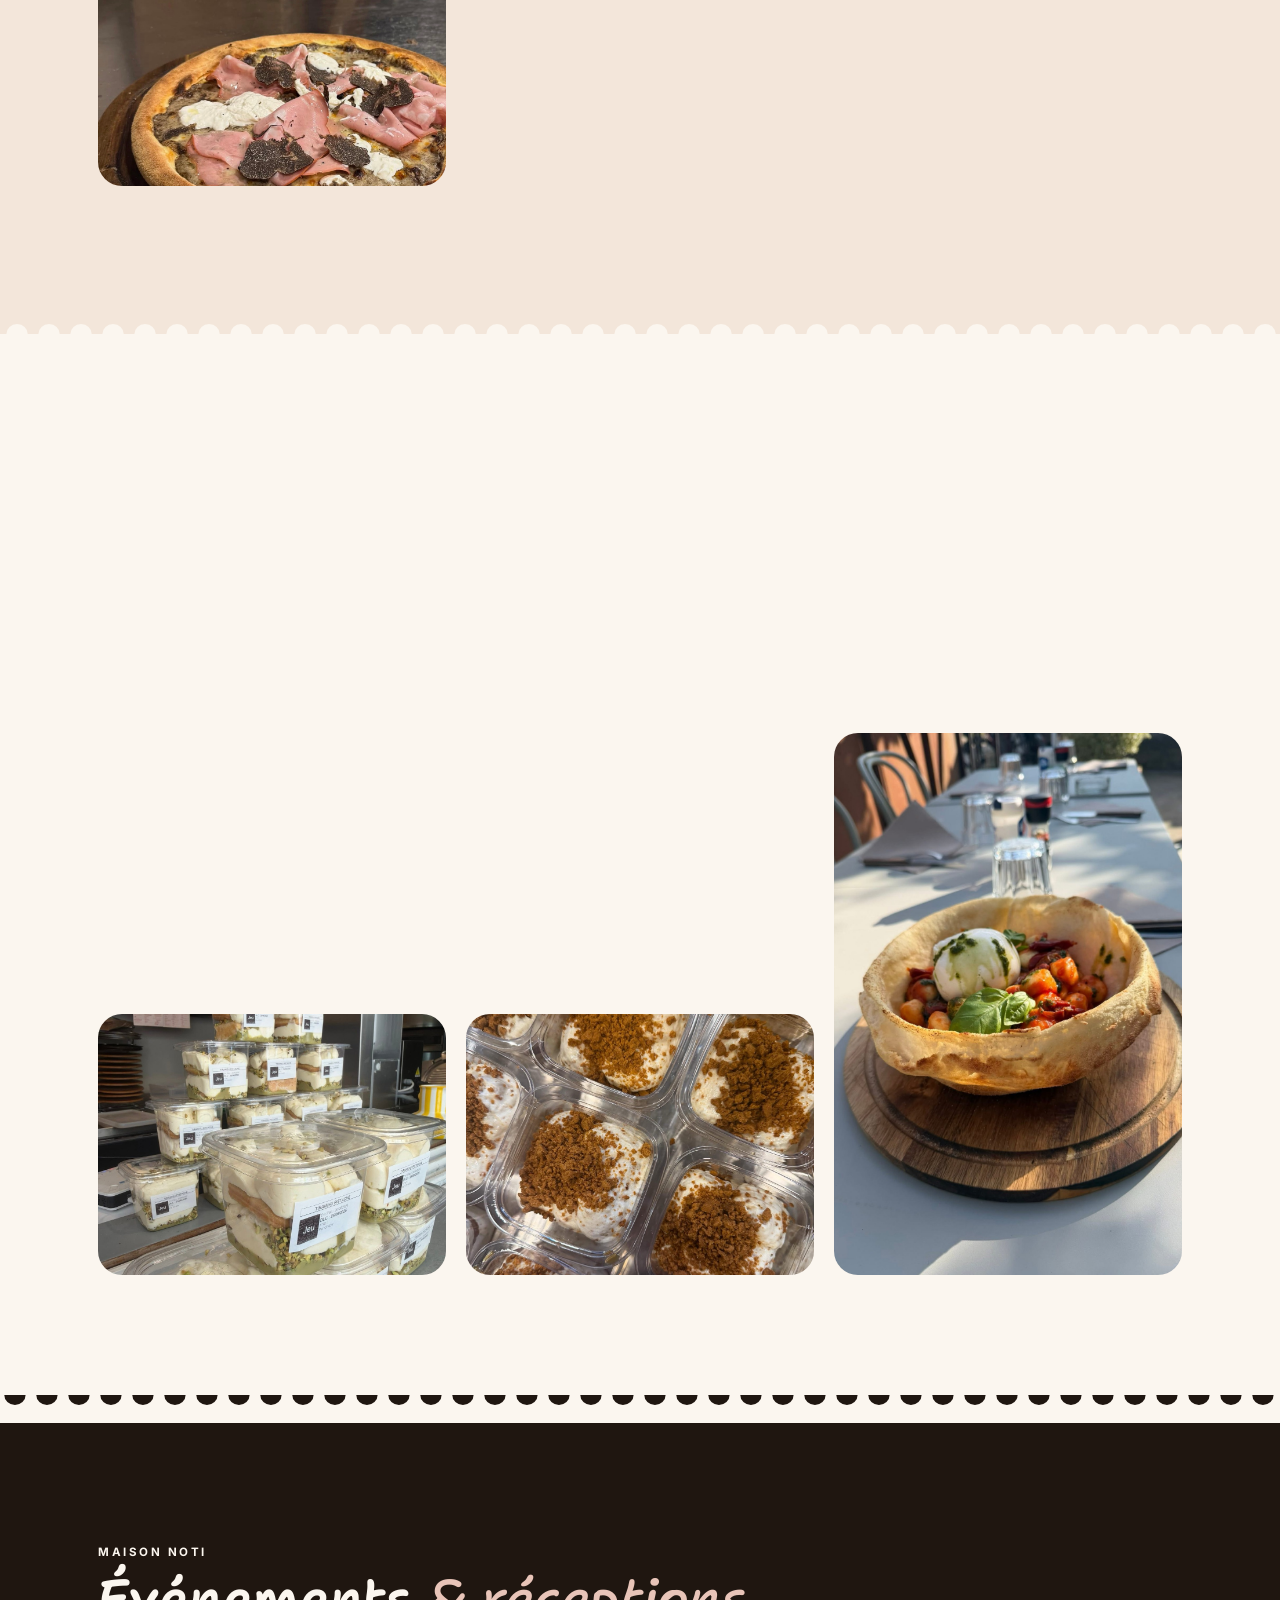
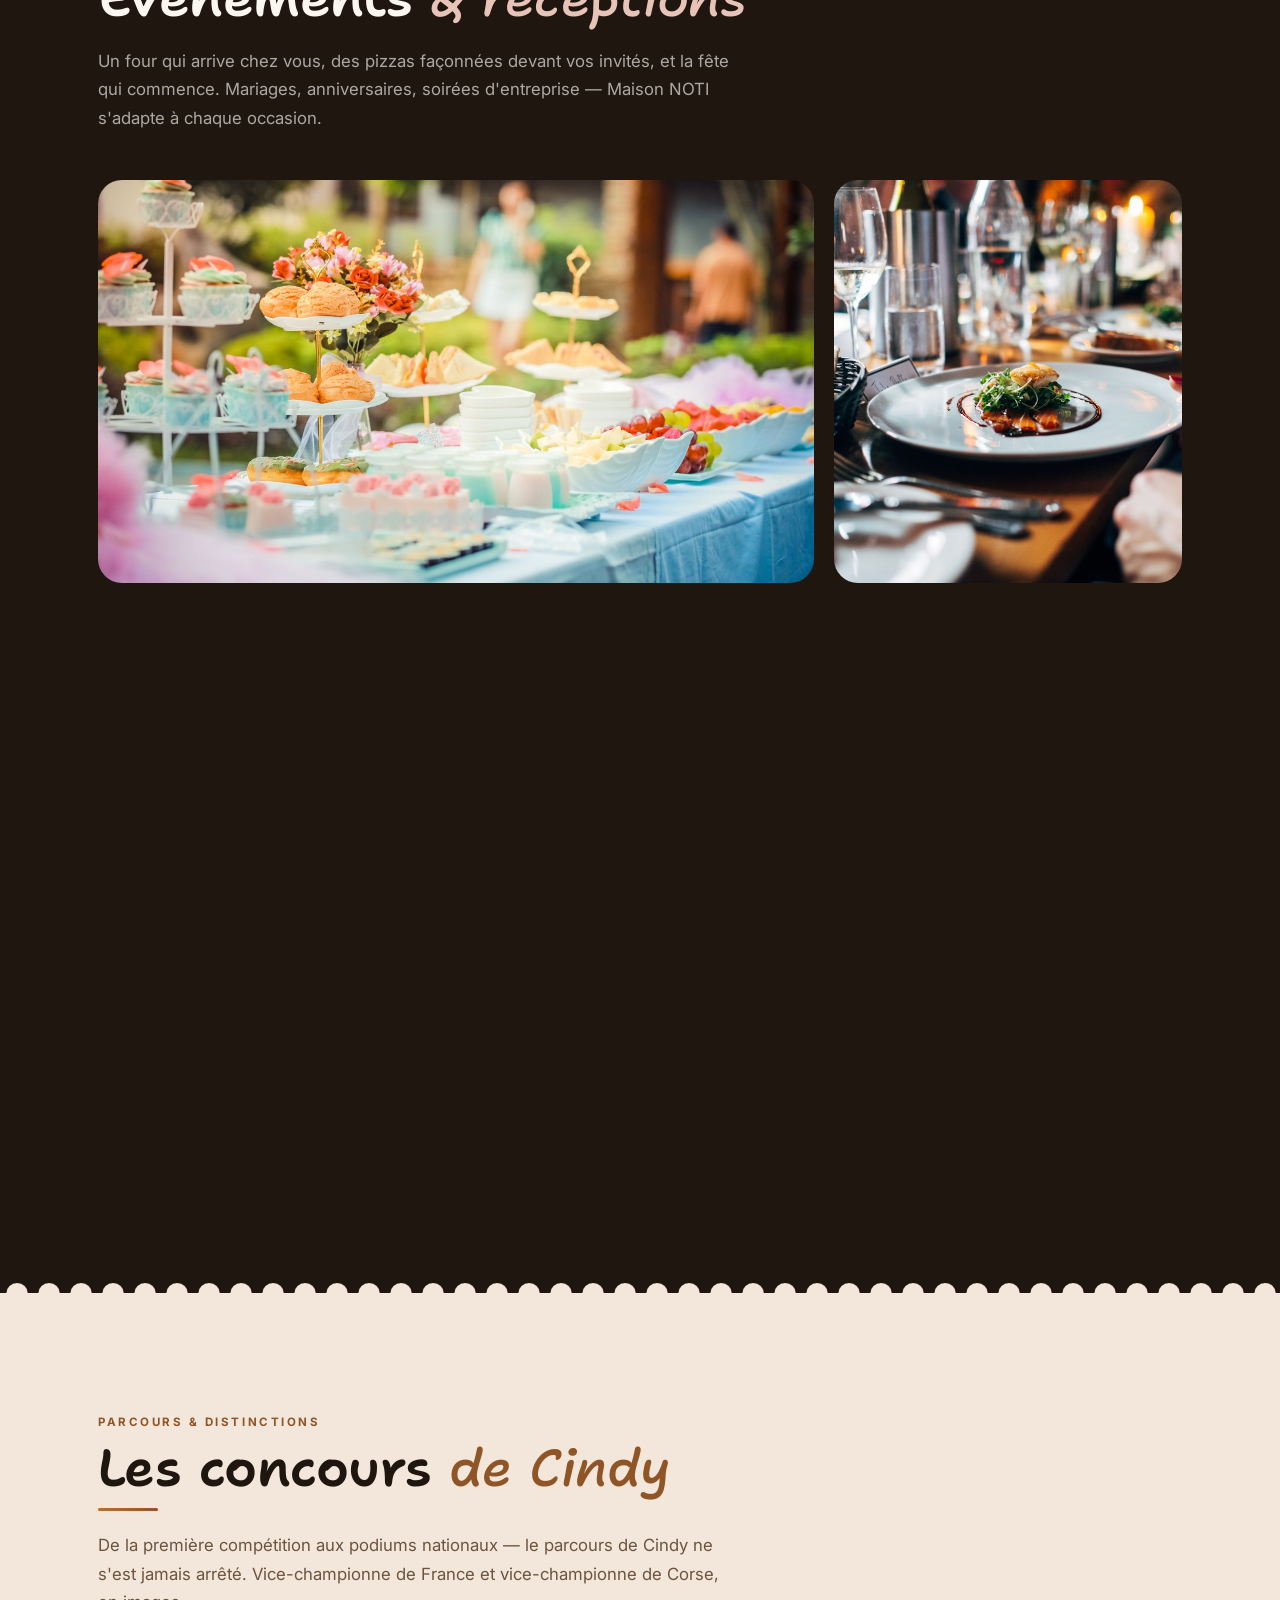
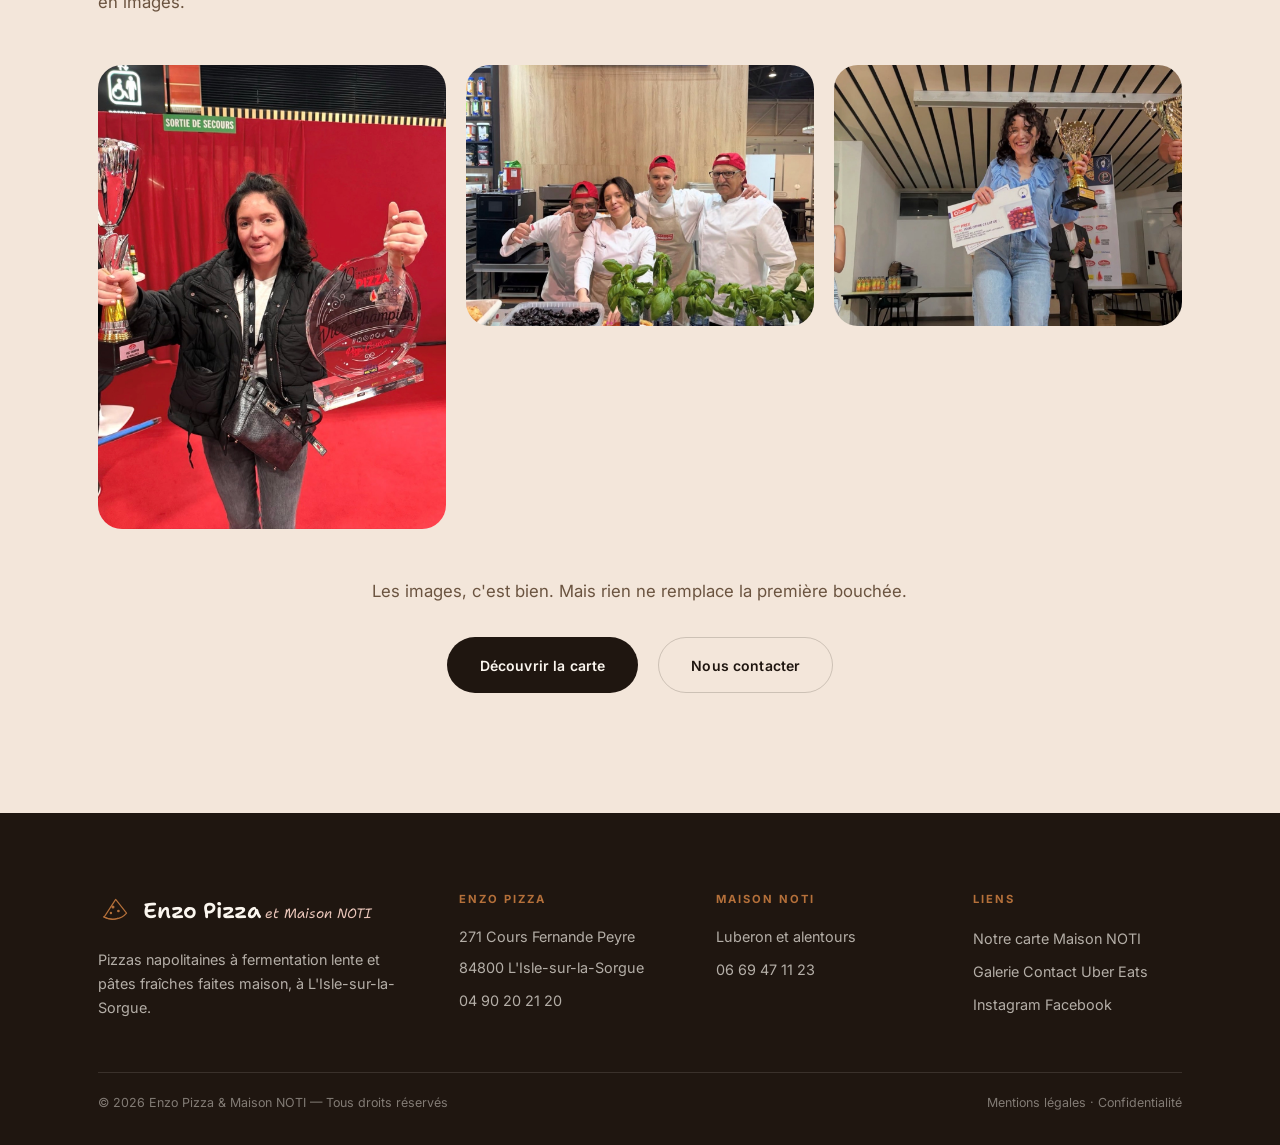
<file: galerie.html>
<!DOCTYPE html>
<html lang="fr" class="no-js">
<head>
<meta charset="UTF-8">
<meta name="viewport" content="width=device-width, initial-scale=1.0">
<!-- ANTI PAGE BLANCHE — ne pas supprimer.
     Tout le contenu du site est en opacity:0 et n'est révélé que par du JS.
     Ce script inline est le seul filet qui ne dépende de rien d'autre :
       1. il retire « no-js » avant le premier rendu (sinon : contenu affiché
          puis masqué, donc un flash) ;
       2. il force l'affichage au bout de 2 s si rien ne l'a fait.
     Le point 2 est ici et NON dans script.js : un filet placé dans script.js
     ne protège pas contre script.js absent, en 404 ou en erreur de syntaxe. -->
<script>
document.documentElement.classList.remove('no-js');
setTimeout(function () {
  var sel = '.reveal, .reveal-left, .reveal-right, .reveal-scale';
  // Si au moins un bloc a été révélé, le système fonctionne : l'utilisateur
  // n'a simplement pas encore scrollé, on ne touche à rien. On ne force que
  // si RIEN n'a été révélé — sinon on supprimerait toutes les animations.
  if (document.querySelector('.reveal.visible, .reveal-left.visible, .reveal-right.visible, .reveal-scale.visible')) return;
  document.querySelectorAll(sel).forEach(function (el) { el.classList.add('visible'); });
}, 2000);
</script>
<title>Galerie — Enzo Pizza &amp; Maison NOTI | L'Isle-sur-la-Sorgue</title>
<meta name="description" content="Plongez dans l'univers d'Enzo Pizza et Maison NOTI en images : pizzas napolitaines à fermentation lente, pâtes fraîches artisanales, réceptions traiteur et championnats de pizza à L'Isle-sur-la-Sorgue.">
<meta name="robots" content="index, follow">

<!-- Favicon & Theme -->
<link rel="icon" type="image/svg+xml" href="favicon.svg">
<link rel="apple-touch-icon" href="apple-touch-icon.png">
<meta name="theme-color" content="#FBF6EF">
<link rel="canonical" href="https://maison-noti.com/galerie">

<!-- Open Graph -->
<meta property="og:url" content="https://maison-noti.com/galerie">
<meta property="og:title" content="Galerie — Enzo Pizza & Maison NOTI">
<meta property="og:description" content="De la terrasse ensoleillée aux podiums des championnats, découvrez en images notre passion pour la pizza napolitaine et la cuisine italienne artisanale.">
<meta property="og:image" content="https://maison-noti.com/img/pizza-figues-framboises.jpg">
<meta property="og:type" content="website">
<meta property="og:locale" content="fr_FR">
<meta property="og:site_name" content="Enzo Pizza & Maison NOTI">

<!-- Twitter Card -->
<meta name="twitter:card" content="summary_large_image">
<meta name="twitter:title" content="Galerie — Enzo Pizza & Maison NOTI | L'Isle-sur-la-Sorgue">
<meta name="twitter:description" content="Pizzas napolitaines à fermentation lente, pâtes fraîches artisanales, réceptions traiteur et championnats de pizza.">
<meta name="twitter:image" content="https://maison-noti.com/img/pizza-figues-framboises.jpg">

<script type="application/ld+json">
{
  "@context": "https://schema.org",
  "@type": "BreadcrumbList",
  "itemListElement": [
    { "@type": "ListItem", "position": 1, "name": "Accueil", "item": "https://maison-noti.com/" },
    { "@type": "ListItem", "position": 2, "name": "Galerie", "item": "https://maison-noti.com/galerie" }
  ]
}
</script>

<link rel="preconnect" href="https://fonts.googleapis.com">
<link rel="preconnect" href="https://fonts.gstatic.com" crossorigin>
<link href="https://fonts.googleapis.com/css2?family=Fraunces:ital,opsz,wght@0,9..144,400;0,9..144,500;0,9..144,600;0,9..144,700;1,9..144,400;1,9..144,500;1,9..144,600&family=Inter:wght@400;500;600;700&family=Shantell+Sans:ital,wght@0,400..700;1,400..700&display=swap" rel="stylesheet">
<link rel="stylesheet" href="style.css">
<style>
/* Gallery-specific: image aspect ratios for masonry layout */
.gallery-item img { width: 100%; height: 100%; object-fit: cover; display: block; }
.gallery-item.tall img { aspect-ratio: 3/4; }
.gallery-item.wide img { aspect-ratio: 16/9; }
.gallery-item:not(.tall):not(.wide) img { aspect-ratio: 4/3; }

/* Dark section placeholder overrides */
.bg-ink .gallery-item img { background: rgba(251, 246, 239, 0.06); }
</style>
</head>
<body class="grain">

<div class="scroll-progress"></div>

<header class="site-header">
  <nav class="container nav" role="navigation" aria-label="Navigation principale">
    <a href="/" class="nav-logo" aria-label="Enzo Pizza — Accueil">
      <svg class="slice" viewBox="0 0 100 100" xmlns="http://www.w3.org/2000/svg" fill="none" stroke="#B5703A" stroke-width="3.5" stroke-linecap="round" stroke-linejoin="round" aria-hidden="true">
        <path d="M18 68 L52 16 L84 56 Q72 70 54 73 Q34 76 18 68 Z"/>
        <circle cx="44" cy="38" r="4.5" fill="#B5703A" stroke="none"/>
        <circle cx="60" cy="50" r="4" fill="#B5703A" stroke="none"/>
        <circle cx="38" cy="56" r="3.5" fill="#B5703A" stroke="none"/>
        <path d="M16 67 Q40 80 58 71" stroke="#B5703A" stroke-width="3"/>
      </svg>
      <span class="logo-text">
        <strong>Enzo Pizza</strong>
        <span>et Maison NOTI</span>
      </span>
    </a>
    <button class="nav-toggle" aria-label="Ouvrir le menu" aria-expanded="false">
      <span></span><span></span><span></span>
    </button>
    <div class="nav-links">
      <a href="/">Accueil</a>
      <a href="/pizzeria">Enzo Pizza</a>
      <a href="/traiteur">Maison NOTI</a>
      <a href="/galerie">Galerie</a>
      <a href="/contact">Contact</a>
      <a href="https://www.ubereats.com/fr/store/enzo-pizza/kTQeTWAKRsqE3fLryTkegg" class="nav-cta" target="_blank" rel="noopener">Commander</a>
    </div>
  </nav>
</header>

<div data-content="announcement"></div>

<main>

  <!-- HERO -->
  <section class="page-hero">
    <div class="container text-center">
      <div class="reveal">
        <span class="eyebrow">En images</span>
        <h1><span class="text-shimmer">Nos plus</span> <span class="italic-display">beaux moments</span></h1>
        <div class="section-divider" style="margin-left:auto; margin-right:auto;"></div>
        <p class="lede mx-auto" style="text-align: center;">
          La terrasse au soleil, les mains dans la farine, les concours qui font battre le cœur — tout ce qui fait Enzo Pizza, en images.
        </p>
      </div>
    </div>
  </section>

  <!-- TICKET STRIP: bg -> deep -->
  <div class="ticket-strip from-bg to-deep">
    <svg viewBox="0 0 1200 28" preserveAspectRatio="none" xmlns="http://www.w3.org/2000/svg">
      <rect class="strip-base" width="1200" height="28"/>
      <g class="notch"><circle cx="14" cy="0" r="10"/><circle cx="44" cy="0" r="10"/><circle cx="74" cy="0" r="10"/><circle cx="104" cy="0" r="10"/><circle cx="134" cy="0" r="10"/><circle cx="164" cy="0" r="10"/><circle cx="194" cy="0" r="10"/><circle cx="224" cy="0" r="10"/><circle cx="254" cy="0" r="10"/><circle cx="284" cy="0" r="10"/><circle cx="314" cy="0" r="10"/><circle cx="344" cy="0" r="10"/><circle cx="374" cy="0" r="10"/><circle cx="404" cy="0" r="10"/><circle cx="434" cy="0" r="10"/><circle cx="464" cy="0" r="10"/><circle cx="494" cy="0" r="10"/><circle cx="524" cy="0" r="10"/><circle cx="554" cy="0" r="10"/><circle cx="584" cy="0" r="10"/><circle cx="614" cy="0" r="10"/><circle cx="644" cy="0" r="10"/><circle cx="674" cy="0" r="10"/><circle cx="704" cy="0" r="10"/><circle cx="734" cy="0" r="10"/><circle cx="764" cy="0" r="10"/><circle cx="794" cy="0" r="10"/><circle cx="824" cy="0" r="10"/><circle cx="854" cy="0" r="10"/><circle cx="884" cy="0" r="10"/><circle cx="914" cy="0" r="10"/><circle cx="944" cy="0" r="10"/><circle cx="974" cy="0" r="10"/><circle cx="1004" cy="0" r="10"/><circle cx="1034" cy="0" r="10"/><circle cx="1064" cy="0" r="10"/><circle cx="1094" cy="0" r="10"/><circle cx="1124" cy="0" r="10"/><circle cx="1154" cy="0" r="10"/><circle cx="1184" cy="0" r="10"/></g>
    </svg>
  </div>

  <!-- =============================================
       SECTION 1 — ENZO PIZZA
       ============================================= -->
  <section class="bg-deep">
    <div class="container">
      <div class="section-head reveal-left">
        <span class="eyebrow">La pizzeria</span>
        <h2 class="mt-2xs"><span class="text-shimmer">Enzo Pizza,</span> <span class="italic-display">au fil des jours</span></h2>
        <div class="section-divider"></div>
        <p class="lede mt-sm">Un préferment travaillé, 48h de repos minimum, des produits triés sur le volet, et les gestes précis d'une vice-championne de France. Ici, chaque pizza a quelque chose à raconter.</p>
      </div>

      <div class="gallery-grid">
        <!-- 1. Tall — Pizza figues framboises -->
        <div class="gallery-item tall reveal" data-category="pizzeria">
          <img src="img/pizza-figues-framboises.jpg"
               alt="Pizza figues, framboises et prosciutto sur planche en bois"
               loading="lazy" width="1200" height="1331">
          <div class="gallery-caption">
            <div class="caption-title">Figues &amp; framboises</div>
            <div class="caption-sub">Création saisonnière</div>
          </div>
        </div>

        <!-- 2. Pizza margherita pesto -->
        <div class="gallery-item reveal" data-category="pizzeria">
          <img src="img/pizza-margherita-pesto.jpg"
               alt="Pizza margherita au pesto frais et basilic"
               loading="lazy" width="1200" height="1158">
          <div class="gallery-caption">
            <div class="caption-title">Margherita pesto</div>
            <div class="caption-sub">Fermentation 48h</div>
          </div>
        </div>

        <!-- 3. Pizza petits pois -->
        <div class="gallery-item reveal" data-category="pizzeria">
          <img src="img/pizza-petits-pois.jpg"
               alt="Pizza petits pois, guanciale croustillant et perles de mozzarella"
               loading="lazy" width="1200" height="1592">
          <div class="gallery-caption">
            <div class="caption-title">Petits pois &amp; guanciale</div>
            <div class="caption-sub">Création saisonnière</div>
          </div>
        </div>

        <!-- 4. Wide — Pizza fleurs de courgette + comptoir -->
        <div class="gallery-item wide reveal-scale" data-category="pizzeria">
          <img src="img/pizza-fleurs-courgette.jpg"
               alt="Pizza aux fleurs de courgette au comptoir d'Enzo Pizza"
               loading="lazy" width="1200" height="1573">
          <div class="gallery-caption">
            <div class="caption-title">Fleurs de courgette</div>
            <div class="caption-sub">Au comptoir</div>
          </div>
        </div>

        <!-- 5. Pizza mortadelle truffe -->
        <div class="gallery-item reveal" data-category="pizzeria">
          <img src="img/pizza-mortadelle-truffe.jpg"
               alt="Pizza mortadelle, truffe noire et stracciatella"
               loading="lazy" width="1200" height="1570">
          <div class="gallery-caption">
            <div class="caption-title">Mortadelle &amp; truffe</div>
            <div class="caption-sub">Pizza signature</div>
          </div>
        </div>
      </div>
    </div>
  </section>

  <!-- TICKET STRIP: deep -> bg -->
  <div class="ticket-strip from-deep to-bg flip">
    <svg viewBox="0 0 1200 28" preserveAspectRatio="none" xmlns="http://www.w3.org/2000/svg">
      <rect class="strip-base" width="1200" height="28"/>
      <g class="notch"><circle cx="14" cy="0" r="10"/><circle cx="44" cy="0" r="10"/><circle cx="74" cy="0" r="10"/><circle cx="104" cy="0" r="10"/><circle cx="134" cy="0" r="10"/><circle cx="164" cy="0" r="10"/><circle cx="194" cy="0" r="10"/><circle cx="224" cy="0" r="10"/><circle cx="254" cy="0" r="10"/><circle cx="284" cy="0" r="10"/><circle cx="314" cy="0" r="10"/><circle cx="344" cy="0" r="10"/><circle cx="374" cy="0" r="10"/><circle cx="404" cy="0" r="10"/><circle cx="434" cy="0" r="10"/><circle cx="464" cy="0" r="10"/><circle cx="494" cy="0" r="10"/><circle cx="524" cy="0" r="10"/><circle cx="554" cy="0" r="10"/><circle cx="584" cy="0" r="10"/><circle cx="614" cy="0" r="10"/><circle cx="644" cy="0" r="10"/><circle cx="674" cy="0" r="10"/><circle cx="704" cy="0" r="10"/><circle cx="734" cy="0" r="10"/><circle cx="764" cy="0" r="10"/><circle cx="794" cy="0" r="10"/><circle cx="824" cy="0" r="10"/><circle cx="854" cy="0" r="10"/><circle cx="884" cy="0" r="10"/><circle cx="914" cy="0" r="10"/><circle cx="944" cy="0" r="10"/><circle cx="974" cy="0" r="10"/><circle cx="1004" cy="0" r="10"/><circle cx="1034" cy="0" r="10"/><circle cx="1064" cy="0" r="10"/><circle cx="1094" cy="0" r="10"/><circle cx="1124" cy="0" r="10"/><circle cx="1154" cy="0" r="10"/><circle cx="1184" cy="0" r="10"/></g>
    </svg>
  </div>

  <!-- =============================================
       SECTION 2 — PATES FRAICHES
       ============================================= -->
  <section>
    <div class="container">
      <div class="section-head reveal-right">
        <span class="eyebrow">Fait maison, chaque jour</span>
        <h2 class="mt-2xs"><span class="text-shimmer">Pâtes fraîches</span> <span class="italic-display">&amp; créations du jour</span></h2>
        <div class="section-divider"></div>
        <p class="lede mt-sm">Gnocchis, raviolis, tagliatelles — façonnés à la main chaque matin, comme si c'était la première fois. Parce que ça l'est, à chaque fois.</p>
      </div>

      <div class="gallery-grid">
        <!-- 1. Gnocchis crus — préparation -->
        <div class="gallery-item reveal" data-category="pates">
          <img src="img/gnocchis-crus-preparation.jpg"
               alt="Gnocchis frais façonnés à la main — deux variétés sur plaques en cuisine"
               loading="lazy" width="1200" height="1600">
          <div class="gallery-caption">
            <div class="caption-title">Gnocchis maison</div>
            <div class="caption-sub">Façonnés chaque matin</div>
          </div>
        </div>

        <!-- 2. Gnocchis en coque — cuisine -->
        <div class="gallery-item reveal" data-category="pates">
          <img src="img/gnocchis-coque-cuisine.jpg"
               alt="Gnocchis en coque de pâte croustillante avec burrata"
               loading="lazy" width="1200" height="1571">
          <div class="gallery-caption">
            <div class="caption-title">Gnocchis en coque</div>
            <div class="caption-sub">Burrata fondante</div>
          </div>
        </div>

        <!-- 3. Tall — Gnocchis terrasse lumière dorée -->
        <div class="gallery-item tall reveal" data-category="pates">
          <img src="img/gnocchis-terrasse.jpg"
               alt="Gnocchis en coque de pâte servis en terrasse au coucher du soleil"
               loading="lazy" width="1200" height="1600">
          <div class="gallery-caption">
            <div class="caption-title">En terrasse</div>
            <div class="caption-sub">Lumière dorée</div>
          </div>
        </div>

        <!-- 4. Tiramisu pistache -->
        <div class="gallery-item reveal" data-category="pates">
          <img src="img/tiramisu-pistache.jpg"
               alt="Tiramisus pistache préparés en barquettes individuelles"
               loading="lazy" width="1200" height="1600">
          <div class="gallery-caption">
            <div class="caption-title">Tiramisu pistache</div>
            <div class="caption-sub">Dessert maison</div>
          </div>
        </div>

        <!-- 5. Tiramisu spéculoos -->
        <div class="gallery-item reveal" data-category="pates">
          <img src="img/tiramisu-speculoos.jpg"
               alt="Tiramisus spéculoos en portions individuelles"
               loading="lazy" width="1200" height="1600">
          <div class="gallery-caption">
            <div class="caption-title">Tiramisu spéculoos</div>
            <div class="caption-sub">Dessert maison</div>
          </div>
        </div>
      </div>
    </div>
  </section>

  <!-- TICKET STRIP: bg -> ink -->
  <div class="ticket-strip from-bg to-ink">
    <svg viewBox="0 0 1200 28" preserveAspectRatio="none" xmlns="http://www.w3.org/2000/svg">
      <rect class="strip-base" width="1200" height="28"/>
      <g class="notch"><circle cx="14" cy="0" r="10"/><circle cx="44" cy="0" r="10"/><circle cx="74" cy="0" r="10"/><circle cx="104" cy="0" r="10"/><circle cx="134" cy="0" r="10"/><circle cx="164" cy="0" r="10"/><circle cx="194" cy="0" r="10"/><circle cx="224" cy="0" r="10"/><circle cx="254" cy="0" r="10"/><circle cx="284" cy="0" r="10"/><circle cx="314" cy="0" r="10"/><circle cx="344" cy="0" r="10"/><circle cx="374" cy="0" r="10"/><circle cx="404" cy="0" r="10"/><circle cx="434" cy="0" r="10"/><circle cx="464" cy="0" r="10"/><circle cx="494" cy="0" r="10"/><circle cx="524" cy="0" r="10"/><circle cx="554" cy="0" r="10"/><circle cx="584" cy="0" r="10"/><circle cx="614" cy="0" r="10"/><circle cx="644" cy="0" r="10"/><circle cx="674" cy="0" r="10"/><circle cx="704" cy="0" r="10"/><circle cx="734" cy="0" r="10"/><circle cx="764" cy="0" r="10"/><circle cx="794" cy="0" r="10"/><circle cx="824" cy="0" r="10"/><circle cx="854" cy="0" r="10"/><circle cx="884" cy="0" r="10"/><circle cx="914" cy="0" r="10"/><circle cx="944" cy="0" r="10"/><circle cx="974" cy="0" r="10"/><circle cx="1004" cy="0" r="10"/><circle cx="1034" cy="0" r="10"/><circle cx="1064" cy="0" r="10"/><circle cx="1094" cy="0" r="10"/><circle cx="1124" cy="0" r="10"/><circle cx="1154" cy="0" r="10"/><circle cx="1184" cy="0" r="10"/></g>
    </svg>
  </div>

  <!-- =============================================
       SECTION 3 — MAISON NOTI / EVENEMENTS (dark)
       ============================================= -->
  <section class="bg-ink">
    <div class="container">
      <div class="section-head reveal-left">
        <span class="eyebrow">Maison NOTI</span>
        <h2 class="mt-2xs"><span class="text-shimmer">Événements</span> <span class="italic-display">&amp; réceptions</span></h2>
        <p class="lede mt-sm">Un four qui arrive chez vous, des pizzas façonnées devant vos invités, et la fête qui commence. Mariages, anniversaires, soirées d'entreprise — Maison NOTI s'adapte à chaque occasion.</p>
      </div>

      <div class="gallery-grid">
        <!-- 1. Wide — Buffet en plein air -->
        <div class="gallery-item wide reveal" data-category="traiteur">
          <img src="img/traiteur-buffet-event.jpg"
               alt="Buffet traiteur en plein air avec assortiment de mets pour réception"
               loading="lazy" width="1200" height="800">
          <div class="gallery-caption">
            <div class="caption-title">Buffet en plein air</div>
            <div class="caption-sub">Réception privée</div>
          </div>
        </div>

        <!-- 2. Service gastronomique -->
        <div class="gallery-item reveal" data-category="traiteur">
          <img src="img/traiteur-service-gastronomique.jpg"
               alt="Assiette gastronomique servie à table lors d'une réception"
               loading="lazy" width="1200" height="800">
          <div class="gallery-caption">
            <div class="caption-title">Service à table</div>
            <div class="caption-sub">Soirée privée</div>
          </div>
        </div>

        <!-- 3. Table dressée -->
        <div class="gallery-item reveal" data-category="traiteur">
          <img src="img/traiteur-reception-pleinair.jpg"
               alt="Longue table dressée avec fleurs et verrerie pour réception champêtre"
               loading="lazy" width="1200" height="800">
          <div class="gallery-caption">
            <div class="caption-title">Table dressée</div>
            <div class="caption-sub">Réception champêtre</div>
          </div>
        </div>

        <!-- 4. Tall — Réception sur-mesure -->
        <div class="gallery-item tall reveal" data-category="traiteur">
          <img src="img/traiteur-diner-festif.jpg"
               alt="Table de réception sur-mesure avec couverts dorés et décoration végétale"
               loading="lazy" width="1200" height="1800">
          <div class="gallery-caption">
            <div class="caption-title">Réception sur-mesure</div>
            <div class="caption-sub">Chaque détail compte</div>
          </div>
        </div>

        <!-- 5. Pizza napolitaine -->
        <div class="gallery-item reveal" data-category="traiteur">
          <img src="img/traiteur-pizza-napolitaine.jpg"
               alt="Pizza margherita napolitaine avec basilic frais et mozzarella"
               loading="lazy" width="1200" height="801">
          <div class="gallery-caption">
            <div class="caption-title">Pizza napolitaine</div>
            <div class="caption-sub">Cuisson minute</div>
          </div>
        </div>

        <!-- 6. Convives -->
        <div class="gallery-item reveal" data-category="traiteur">
          <img src="img/traiteur-convives.jpg"
               alt="Convives partageant un repas lors d'une fête en plein air"
               loading="lazy" width="1200" height="800">
          <div class="gallery-caption">
            <div class="caption-title">Moments de partage</div>
            <div class="caption-sub">Convivialité</div>
          </div>
        </div>
      </div>
    </div>
  </section>

  <!-- TICKET STRIP: ink -> deep -->
  <div class="ticket-strip from-ink to-deep flip">
    <svg viewBox="0 0 1200 28" preserveAspectRatio="none" xmlns="http://www.w3.org/2000/svg">
      <rect class="strip-base" width="1200" height="28"/>
      <g class="notch"><circle cx="14" cy="0" r="10"/><circle cx="44" cy="0" r="10"/><circle cx="74" cy="0" r="10"/><circle cx="104" cy="0" r="10"/><circle cx="134" cy="0" r="10"/><circle cx="164" cy="0" r="10"/><circle cx="194" cy="0" r="10"/><circle cx="224" cy="0" r="10"/><circle cx="254" cy="0" r="10"/><circle cx="284" cy="0" r="10"/><circle cx="314" cy="0" r="10"/><circle cx="344" cy="0" r="10"/><circle cx="374" cy="0" r="10"/><circle cx="404" cy="0" r="10"/><circle cx="434" cy="0" r="10"/><circle cx="464" cy="0" r="10"/><circle cx="494" cy="0" r="10"/><circle cx="524" cy="0" r="10"/><circle cx="554" cy="0" r="10"/><circle cx="584" cy="0" r="10"/><circle cx="614" cy="0" r="10"/><circle cx="644" cy="0" r="10"/><circle cx="674" cy="0" r="10"/><circle cx="704" cy="0" r="10"/><circle cx="734" cy="0" r="10"/><circle cx="764" cy="0" r="10"/><circle cx="794" cy="0" r="10"/><circle cx="824" cy="0" r="10"/><circle cx="854" cy="0" r="10"/><circle cx="884" cy="0" r="10"/><circle cx="914" cy="0" r="10"/><circle cx="944" cy="0" r="10"/><circle cx="974" cy="0" r="10"/><circle cx="1004" cy="0" r="10"/><circle cx="1034" cy="0" r="10"/><circle cx="1064" cy="0" r="10"/><circle cx="1094" cy="0" r="10"/><circle cx="1124" cy="0" r="10"/><circle cx="1154" cy="0" r="10"/><circle cx="1184" cy="0" r="10"/></g>
    </svg>
  </div>

  <!-- =============================================
       SECTION 4 — CONCOURS DE CINDY
       ============================================= -->
  <section class="bg-deep">
    <div class="container">
      <div class="section-head reveal-right">
        <span class="eyebrow">Parcours &amp; distinctions</span>
        <h2 class="mt-2xs"><span class="text-shimmer">Les concours</span> <span class="italic-display">de Cindy</span></h2>
        <div class="section-divider"></div>
        <p class="lede mt-sm">De la première compétition aux podiums nationaux — le parcours de Cindy ne s'est jamais arrêté. Vice-championne de France et vice-championne de Corse, en images.</p>
      </div>

      <div class="gallery-grid">
        <!-- 1. Cindy trophée vice-championne -->
        <div class="gallery-item tall reveal" data-category="concours">
          <img src="img/cindy-trophee-championnat.jpg"
               alt="Cindy brandissant le trophée de vice-championne de France de pizza"
               loading="lazy" width="1200" height="1462">
          <div class="gallery-caption">
            <div class="caption-title">Vice-championne de France</div>
            <div class="caption-sub">Pizza classique</div>
          </div>
        </div>

        <!-- 2. Équipe au concours Metro -->
        <div class="gallery-item reveal" data-category="concours">
          <img src="img/equipe-concours-metro.jpg"
               alt="Cindy et son équipe aux Halles Metro lors du championnat"
               loading="lazy" width="1200" height="1582">
          <div class="gallery-caption">
            <div class="caption-title">L'équipe au complet</div>
            <div class="caption-sub">Championnat 2025</div>
          </div>
        </div>

        <!-- 3. Cindy podium avec coupe -->
        <div class="gallery-item reveal" data-category="concours">
          <img src="img/cindy-podium-coupe.jpg"
               alt="Cindy sur le podium avec la coupe et le diplôme 2e prix"
               loading="lazy" width="1200" height="1459">
          <div class="gallery-caption">
            <div class="caption-title">Sur le podium</div>
            <div class="caption-sub">2<sup>e</sup> prix national</div>
          </div>
        </div>
      </div>

      <!-- CTA -->
      <div class="text-center mt-lg reveal-scale">
        <p class="lede mx-auto" style="text-align:center; margin-bottom: var(--space-md);">
          Les images, c'est bien. Mais rien ne remplace la première bouchée.
        </p>
        <div class="btn-group" style="display:flex; gap: var(--space-sm); justify-content:center; flex-wrap:wrap;">
          <a href="/pizzeria" class="btn btn-fill">Découvrir la carte</a>
          <a href="/contact" class="btn btn-outline">Nous contacter</a>
        </div>
      </div>
    </div>
  </section>

</main>

<footer class="site-footer">
  <div class="container">
    <div class="footer-grid">
      <div>
        <a href="/" class="footer-brand">
          <svg class="slice" viewBox="0 0 100 100" xmlns="http://www.w3.org/2000/svg" fill="none" stroke="#B5703A" stroke-width="3.5" stroke-linecap="round" stroke-linejoin="round" aria-hidden="true">
            <path d="M18 68 L52 16 L84 56 Q72 70 54 73 Q34 76 18 68 Z"/>
            <circle cx="44" cy="38" r="4.5" fill="#B5703A" stroke="none"/>
            <circle cx="60" cy="50" r="4" fill="#B5703A" stroke="none"/>
            <circle cx="38" cy="56" r="3.5" fill="#B5703A" stroke="none"/>
            <path d="M16 67 Q40 80 58 71" stroke="#B5703A" stroke-width="3"/>
          </svg>
          <span class="logo-text">
            <strong>Enzo Pizza</strong>
            <span>et Maison NOTI</span>
          </span>
        </a>
        <p style="max-width: 320px; color: rgba(251,246,239,0.68); font-size:0.9rem;">Pizzas napolitaines à fermentation lente et pâtes fraîches faites maison, à L'Isle-sur-la-Sorgue.</p>
      </div>
      <div class="footer-col" data-content="footer-enzo">
        <h4>Enzo Pizza</h4>
        <p>271 Cours Fernande Peyre</p>
        <p>84800 L'Isle-sur-la-Sorgue</p>
        <a href="tel:0490202120">04 90 20 21 20</a>
      </div>
      <div class="footer-col" data-content="footer-noti">
        <h4>Maison NOTI</h4>
        <p>Luberon et alentours</p>
        <a href="tel:0669471123">06 69 47 11 23</a>
      </div>
      <div class="footer-col">
        <h4>Liens</h4>
        <a href="/pizzeria">Notre carte</a>
        <a href="/traiteur">Maison NOTI</a>
        <a href="/galerie">Galerie</a>
        <a href="/contact">Contact</a>
        <a href="https://www.ubereats.com/fr/store/enzo-pizza/kTQeTWAKRsqE3fLryTkegg" target="_blank" rel="noopener">Uber Eats</a>
        <a href="https://www.instagram.com/enzopizza84800/" target="_blank" rel="noopener">Instagram</a>
        <a href="https://www.facebook.com/Enzopizza84800/" target="_blank" rel="noopener">Facebook</a>
      </div>
    </div>
    <div class="footer-bottom">
      <span>© 2026 Enzo Pizza &amp; Maison NOTI — Tous droits réservés</span>
      <span><a href="/mentions-legales">Mentions légales</a> · <a href="/confidentialite">Confidentialité</a></span>
    </div>
  </div>
</footer>

<script src="script.js" onerror="document.documentElement.classList.add('no-js')"></script>
<script src="js/content.js" defer></script>
</body>
</html>
</file>
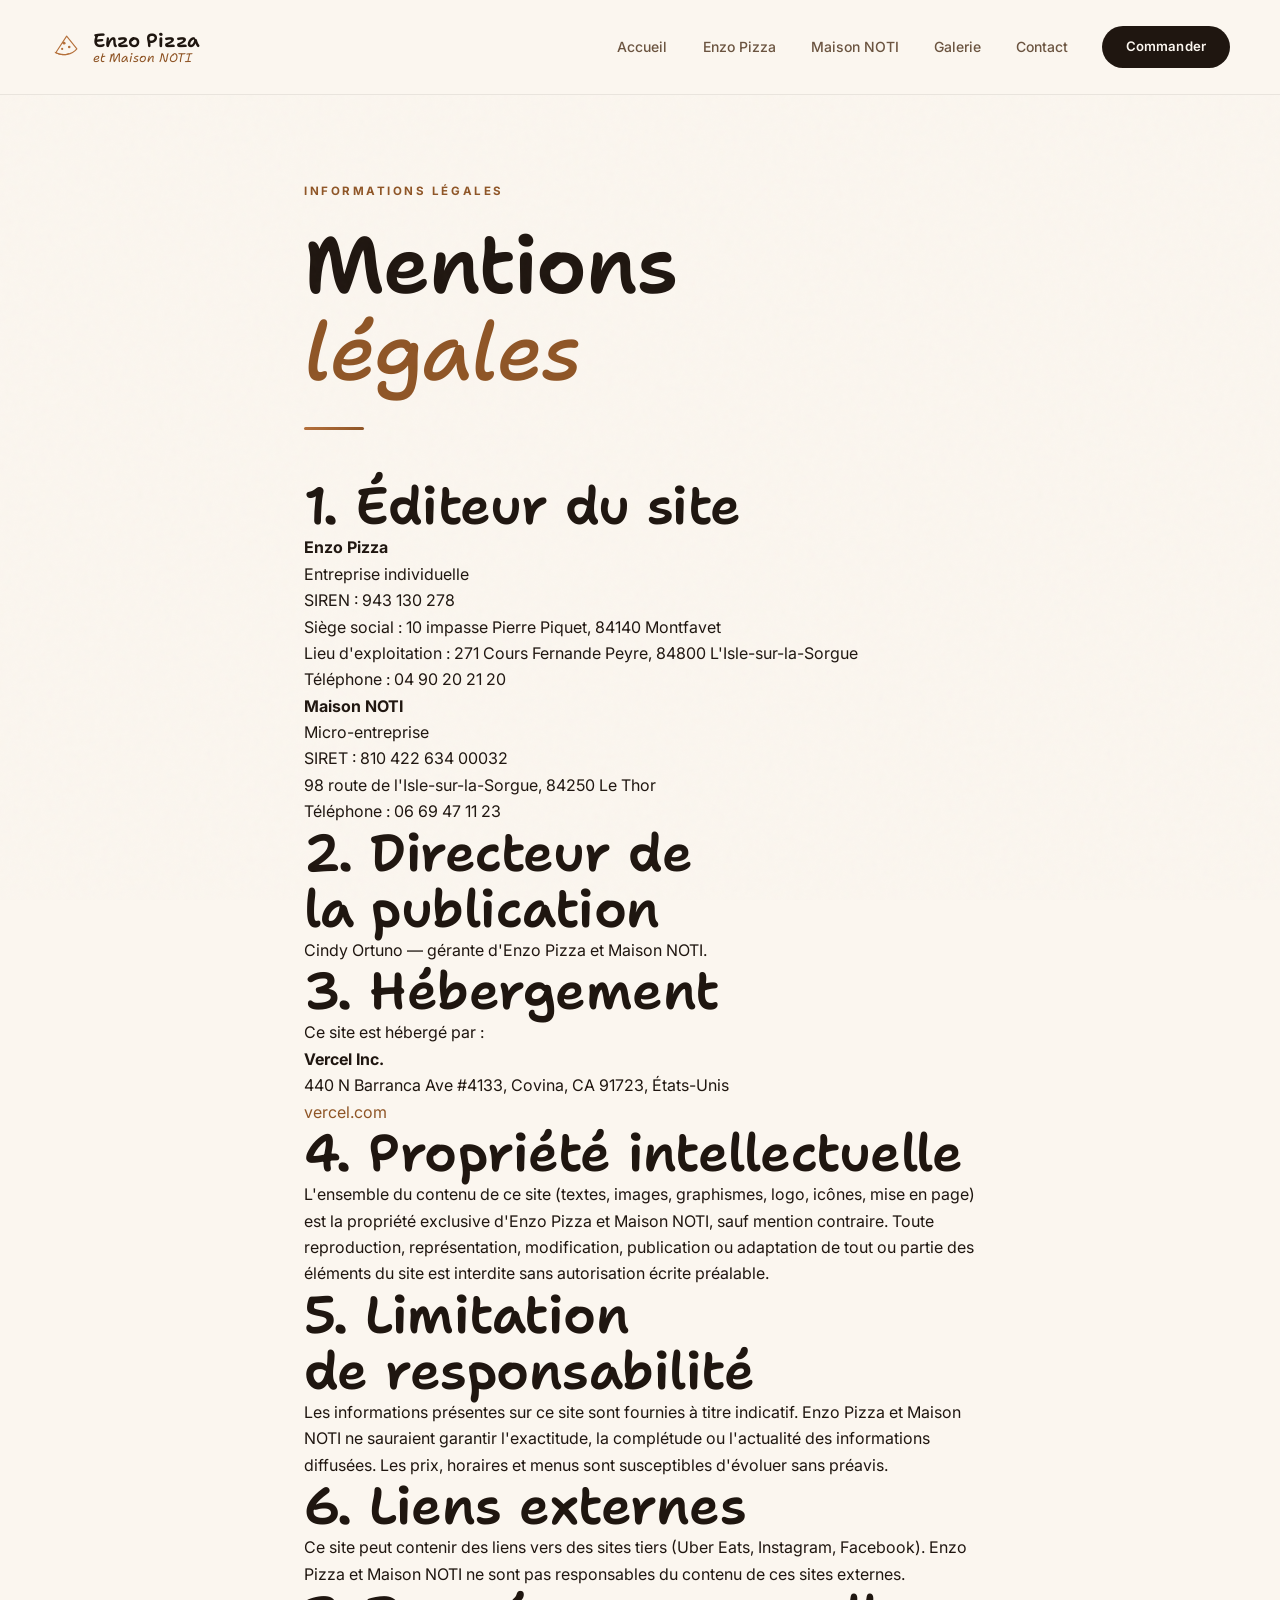
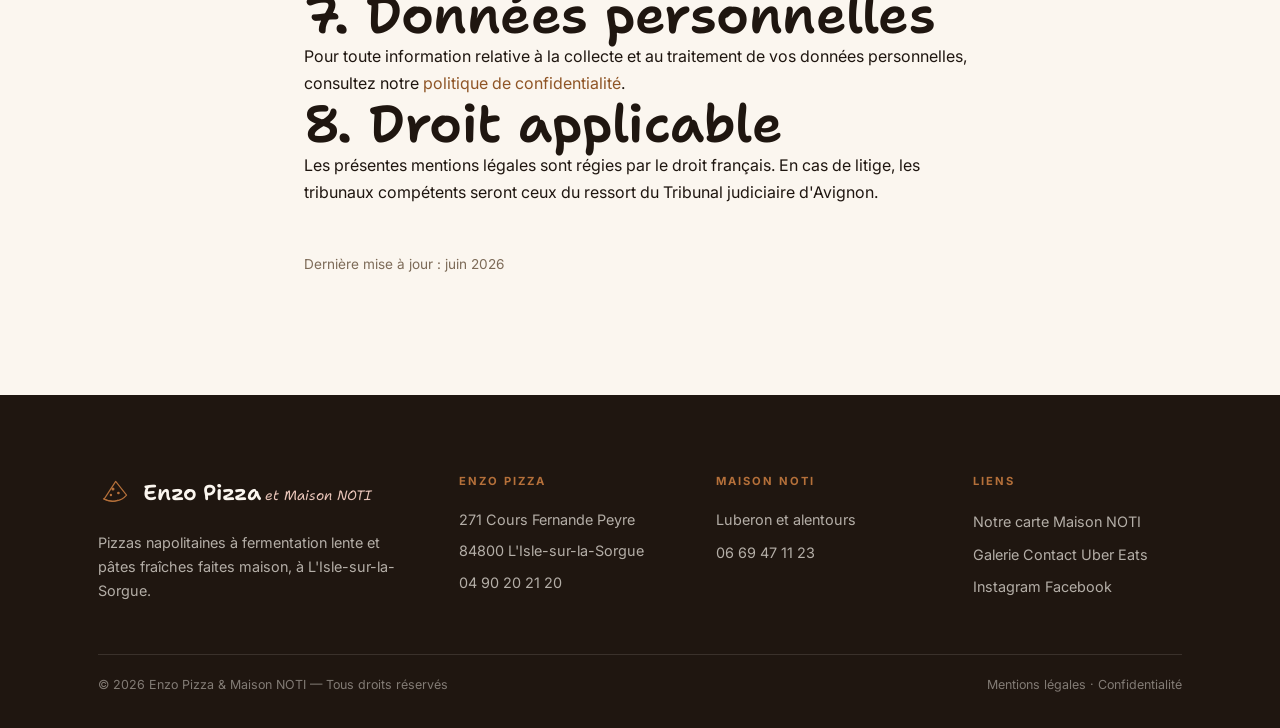
<file: mentions-legales.html>
<!DOCTYPE html>
<html lang="fr" class="no-js">
<head>
<meta charset="UTF-8">
<meta name="viewport" content="width=device-width, initial-scale=1.0">
<!-- ANTI PAGE BLANCHE — ne pas supprimer.
     Tout le contenu du site est en opacity:0 et n'est révélé que par du JS.
     Ce script inline est le seul filet qui ne dépende de rien d'autre :
       1. il retire « no-js » avant le premier rendu (sinon : contenu affiché
          puis masqué, donc un flash) ;
       2. il force l'affichage au bout de 2 s si rien ne l'a fait.
     Le point 2 est ici et NON dans script.js : un filet placé dans script.js
     ne protège pas contre script.js absent, en 404 ou en erreur de syntaxe. -->
<script>
document.documentElement.classList.remove('no-js');
setTimeout(function () {
  var sel = '.reveal, .reveal-left, .reveal-right, .reveal-scale';
  // Si au moins un bloc a été révélé, le système fonctionne : l'utilisateur
  // n'a simplement pas encore scrollé, on ne touche à rien. On ne force que
  // si RIEN n'a été révélé — sinon on supprimerait toutes les animations.
  if (document.querySelector('.reveal.visible, .reveal-left.visible, .reveal-right.visible, .reveal-scale.visible')) return;
  document.querySelectorAll(sel).forEach(function (el) { el.classList.add('visible'); });
}, 2000);
</script>
<title>Mentions légales — Enzo Pizza &amp; Maison NOTI</title>
<meta name="description" content="Mentions légales du site Enzo Pizza & Maison NOTI. Informations sur l'éditeur, l'hébergeur et les conditions d'utilisation.">
<meta name="robots" content="noindex, nofollow">
<meta property="og:type" content="website">
<meta property="og:title" content="Mentions légales — Enzo Pizza & Maison NOTI">
<meta property="og:description" content="Mentions légales du site Enzo Pizza & Maison NOTI.">
<meta property="og:image" content="https://maison-noti.com/img/pizza-margherita-pesto.jpg">
<meta property="og:url" content="https://maison-noti.com/mentions-legales">
<meta property="og:locale" content="fr_FR">
<meta property="og:site_name" content="Enzo Pizza & Maison NOTI">
<meta name="twitter:card" content="summary">
<meta name="twitter:title" content="Mentions légales — Enzo Pizza & Maison NOTI">
<meta name="twitter:description" content="Mentions légales du site Enzo Pizza & Maison NOTI.">
<link rel="icon" type="image/svg+xml" href="favicon.svg">
<link rel="apple-touch-icon" href="apple-touch-icon.png">
<meta name="theme-color" content="#FBF6EF">
<link rel="canonical" href="https://maison-noti.com/mentions-legales">
<link rel="preconnect" href="https://fonts.googleapis.com">
<link rel="preconnect" href="https://fonts.gstatic.com" crossorigin>
<link href="https://fonts.googleapis.com/css2?family=Fraunces:ital,opsz,wght@0,9..144,400;0,9..144,500;0,9..144,600;0,9..144,700;1,9..144,400;1,9..144,500;1,9..144,600&family=Inter:wght@400;500;600;700&family=Shantell+Sans:ital,wght@0,400..700;1,400..700&display=swap" rel="stylesheet">
<link rel="stylesheet" href="style.css">
</head>
<body class="grain">

<div class="scroll-progress"></div>

<header class="site-header">
  <nav class="container nav" role="navigation" aria-label="Navigation principale">
    <a href="/" class="nav-logo" aria-label="Enzo Pizza — Accueil">
      <svg class="slice" viewBox="0 0 100 100" xmlns="http://www.w3.org/2000/svg" fill="none" stroke="#B5703A" stroke-width="3.5" stroke-linecap="round" stroke-linejoin="round" aria-hidden="true">
        <path d="M18 68 L52 16 L84 56 Q72 70 54 73 Q34 76 18 68 Z"/>
        <circle cx="44" cy="38" r="4.5" fill="#B5703A" stroke="none"/>
        <circle cx="60" cy="50" r="4" fill="#B5703A" stroke="none"/>
        <circle cx="38" cy="56" r="3.5" fill="#B5703A" stroke="none"/>
        <path d="M16 67 Q40 80 58 71" stroke="#B5703A" stroke-width="3"/>
      </svg>
      <span class="logo-text">
        <strong>Enzo Pizza</strong>
        <span>et Maison NOTI</span>
      </span>
    </a>
    <button class="nav-toggle" aria-label="Ouvrir le menu" aria-expanded="false">
      <span></span><span></span><span></span>
    </button>
    <div class="nav-links">
      <a href="/">Accueil</a>
      <a href="/pizzeria">Enzo Pizza</a>
      <a href="/traiteur">Maison NOTI</a>
      <a href="/galerie">Galerie</a>
      <a href="/contact">Contact</a>
      <a href="https://www.ubereats.com/fr/store/enzo-pizza/kTQeTWAKRsqE3fLryTkegg" class="nav-cta" target="_blank" rel="noopener">Commander</a>
    </div>
  </nav>
</header>

<div data-content="announcement"></div>

<main>
  <section style="padding-top: var(--space-xl); padding-bottom: var(--space-2xl);">
    <div class="container" style="max-width: 48em;">
      <div class="reveal">
        <span class="eyebrow">Informations légales</span>
        <h1 class="mt-sm" style="margin-bottom: var(--space-md);"><span class="text-shimmer">Mentions</span> <span class="italic-display">légales</span></h1>
        <div class="section-divider"></div>
      </div>

      <div class="legal-content reveal" style="margin-top: var(--space-lg);">

        <h2>1. Éditeur du site</h2>
        <p>
          <strong>Enzo Pizza</strong><br>
          Entreprise individuelle<br>
          SIREN : 943 130 278<br>
          Siège social : 10 impasse Pierre Piquet, 84140 Montfavet<br>
          Lieu d'exploitation : 271 Cours Fernande Peyre, 84800 L'Isle-sur-la-Sorgue<br>
          Téléphone : <a href="tel:0490202120">04 90 20 21 20</a>
        </p>
        <p>
          <strong>Maison NOTI</strong><br>
          Micro-entreprise<br>
          SIRET : 810 422 634 00032<br>
          98 route de l'Isle-sur-la-Sorgue, 84250 Le Thor<br>
          Téléphone : <a href="tel:0669471123">06 69 47 11 23</a>
        </p>

        <h2>2. Directeur de la publication</h2>
        <p>Cindy Ortuno — gérante d'Enzo Pizza et Maison NOTI.</p>

        <h2>3. Hébergement</h2>
        <p>
          Ce site est hébergé par :<br>
          <strong>Vercel Inc.</strong><br>
          440 N Barranca Ave #4133, Covina, CA 91723, États-Unis<br>
          <a href="https://vercel.com" target="_blank" rel="noopener" style="color: var(--camel-deep);">vercel.com</a>
        </p>

        <h2>4. Propriété intellectuelle</h2>
        <p>
          L'ensemble du contenu de ce site (textes, images, graphismes, logo, icônes, mise en page)
          est la propriété exclusive d'Enzo Pizza et Maison NOTI, sauf mention contraire.
          Toute reproduction, représentation, modification, publication ou adaptation de tout ou partie
          des éléments du site est interdite sans autorisation écrite préalable.
        </p>

        <h2>5. Limitation de responsabilité</h2>
        <p>
          Les informations présentes sur ce site sont fournies à titre indicatif.
          Enzo Pizza et Maison NOTI ne sauraient garantir l'exactitude, la complétude
          ou l'actualité des informations diffusées. Les prix, horaires et menus sont
          susceptibles d'évoluer sans préavis.
        </p>

        <h2>6. Liens externes</h2>
        <p>
          Ce site peut contenir des liens vers des sites tiers (Uber Eats, Instagram, Facebook).
          Enzo Pizza et Maison NOTI ne sont pas responsables du contenu de ces sites externes.
        </p>

        <h2>7. Données personnelles</h2>
        <p>
          Pour toute information relative à la collecte et au traitement de vos données personnelles,
          consultez notre <a href="/confidentialite" style="color: var(--camel-deep);">politique de confidentialité</a>.
        </p>

        <h2>8. Droit applicable</h2>
        <p>
          Les présentes mentions légales sont régies par le droit français.
          En cas de litige, les tribunaux compétents seront ceux du ressort du
          Tribunal judiciaire d'Avignon.
        </p>

        <p style="margin-top: var(--space-lg); font-size: 0.85rem; color: var(--ink-faint);">
          Dernière mise à jour : juin 2026
        </p>
      </div>
    </div>
  </section>
</main>

<footer class="site-footer">
  <div class="container">
    <div class="footer-grid">
      <div>
        <a href="/" class="footer-brand">
          <svg class="slice" viewBox="0 0 100 100" xmlns="http://www.w3.org/2000/svg" fill="none" stroke="#B5703A" stroke-width="3.5" stroke-linecap="round" stroke-linejoin="round" aria-hidden="true">
            <path d="M18 68 L52 16 L84 56 Q72 70 54 73 Q34 76 18 68 Z"/>
            <circle cx="44" cy="38" r="4.5" fill="#B5703A" stroke="none"/>
            <circle cx="60" cy="50" r="4" fill="#B5703A" stroke="none"/>
            <circle cx="38" cy="56" r="3.5" fill="#B5703A" stroke="none"/>
            <path d="M16 67 Q40 80 58 71" stroke="#B5703A" stroke-width="3"/>
          </svg>
          <span class="logo-text">
            <strong>Enzo Pizza</strong>
            <span>et Maison NOTI</span>
          </span>
        </a>
        <p style="max-width: 320px; color: rgba(251,246,239,0.68); font-size:0.9rem;">Pizzas napolitaines à fermentation lente et pâtes fraîches faites maison, à L'Isle-sur-la-Sorgue.</p>
      </div>
      <div class="footer-col" data-content="footer-enzo">
        <h4>Enzo Pizza</h4>
        <p>271 Cours Fernande Peyre</p>
        <p>84800 L'Isle-sur-la-Sorgue</p>
        <a href="tel:0490202120">04 90 20 21 20</a>
      </div>
      <div class="footer-col" data-content="footer-noti">
        <h4>Maison NOTI</h4>
        <p>Luberon et alentours</p>
        <a href="tel:0669471123">06 69 47 11 23</a>
      </div>
      <div class="footer-col">
        <h4>Liens</h4>
        <a href="/pizzeria">Notre carte</a>
        <a href="/traiteur">Maison NOTI</a>
        <a href="/galerie">Galerie</a>
        <a href="/contact">Contact</a>
        <a href="https://www.ubereats.com/fr/store/enzo-pizza/kTQeTWAKRsqE3fLryTkegg" target="_blank" rel="noopener">Uber Eats</a>
        <a href="https://www.instagram.com/enzopizza84800/" target="_blank" rel="noopener">Instagram</a>
        <a href="https://www.facebook.com/Enzopizza84800/" target="_blank" rel="noopener">Facebook</a>
      </div>
    </div>
    <div class="footer-bottom">
      <span>&copy; 2026 Enzo Pizza &amp; Maison NOTI — Tous droits réservés</span>
      <span><a href="/mentions-legales">Mentions légales</a> · <a href="/confidentialite">Confidentialité</a></span>
    </div>
  </div>
</footer>

<script src="script.js" onerror="document.documentElement.classList.add('no-js')"></script>
<script src="js/content.js" defer></script>
</body>
</html>
</file>
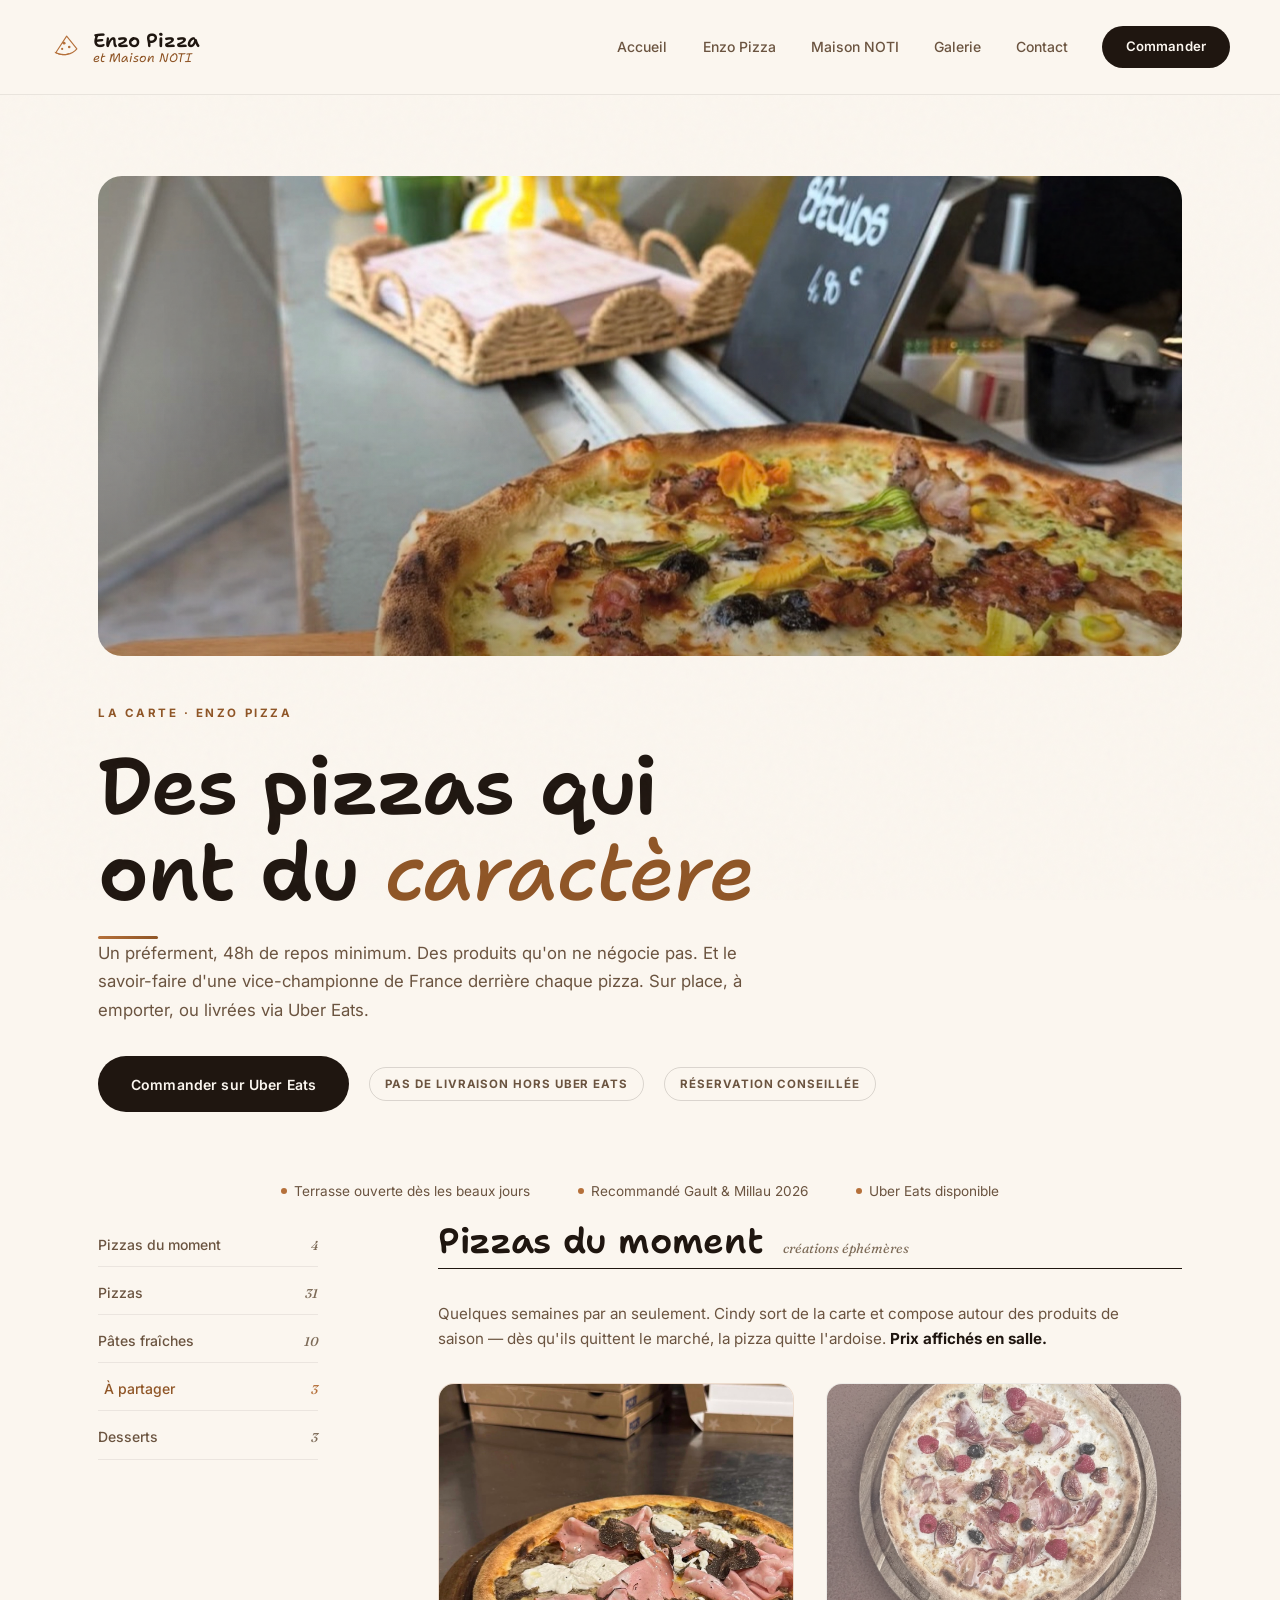
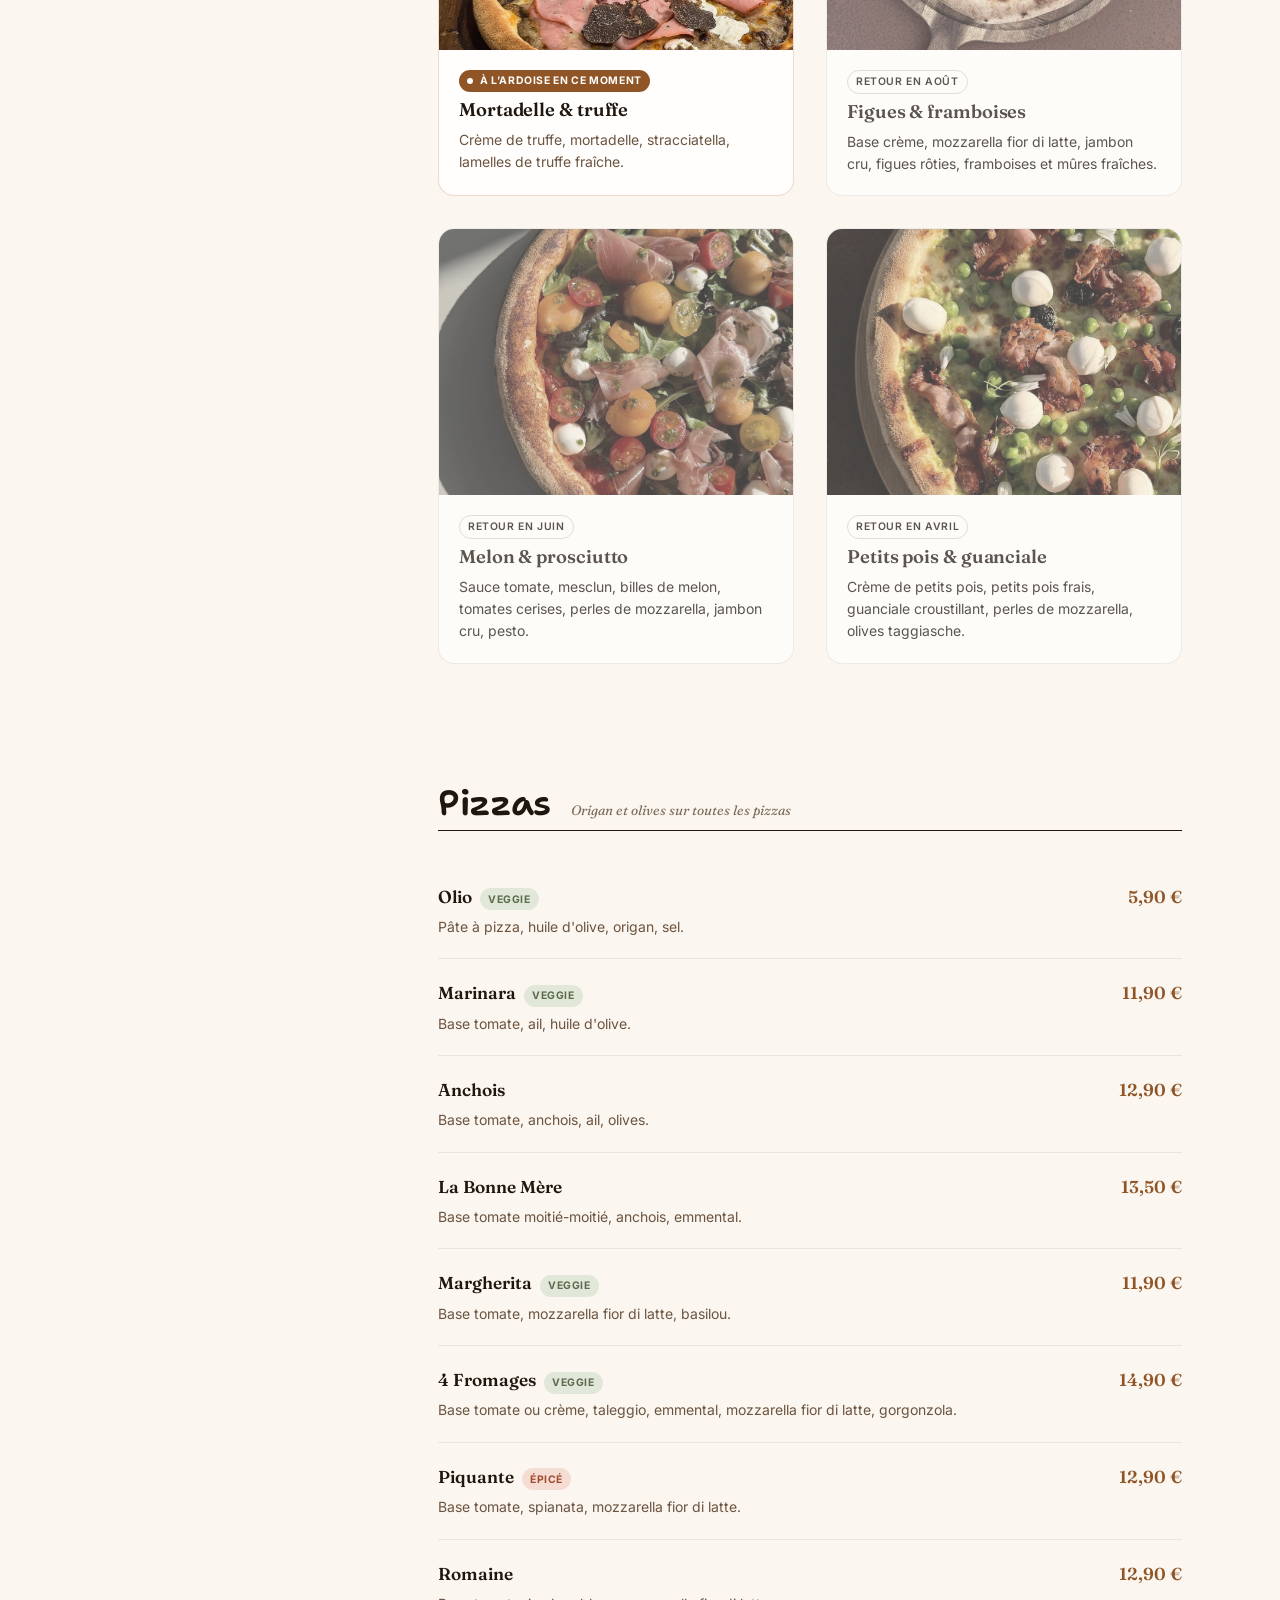
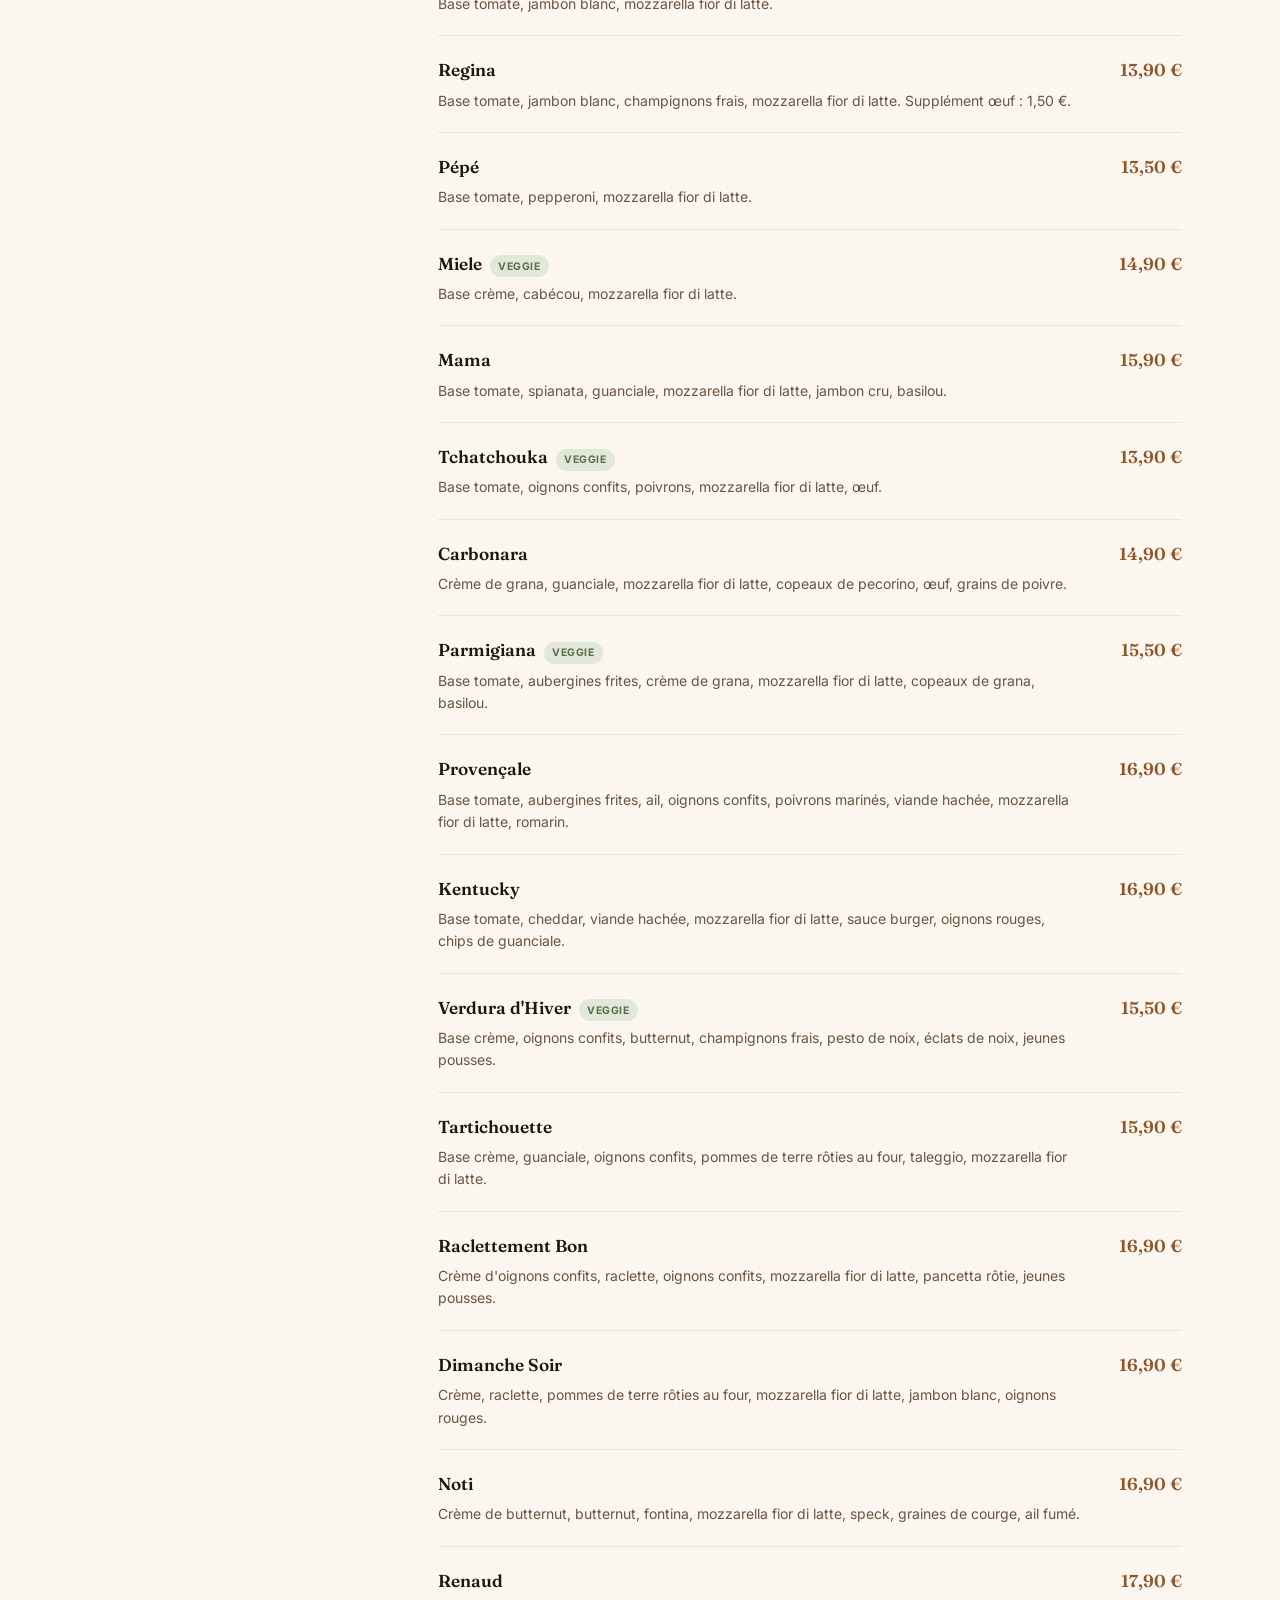
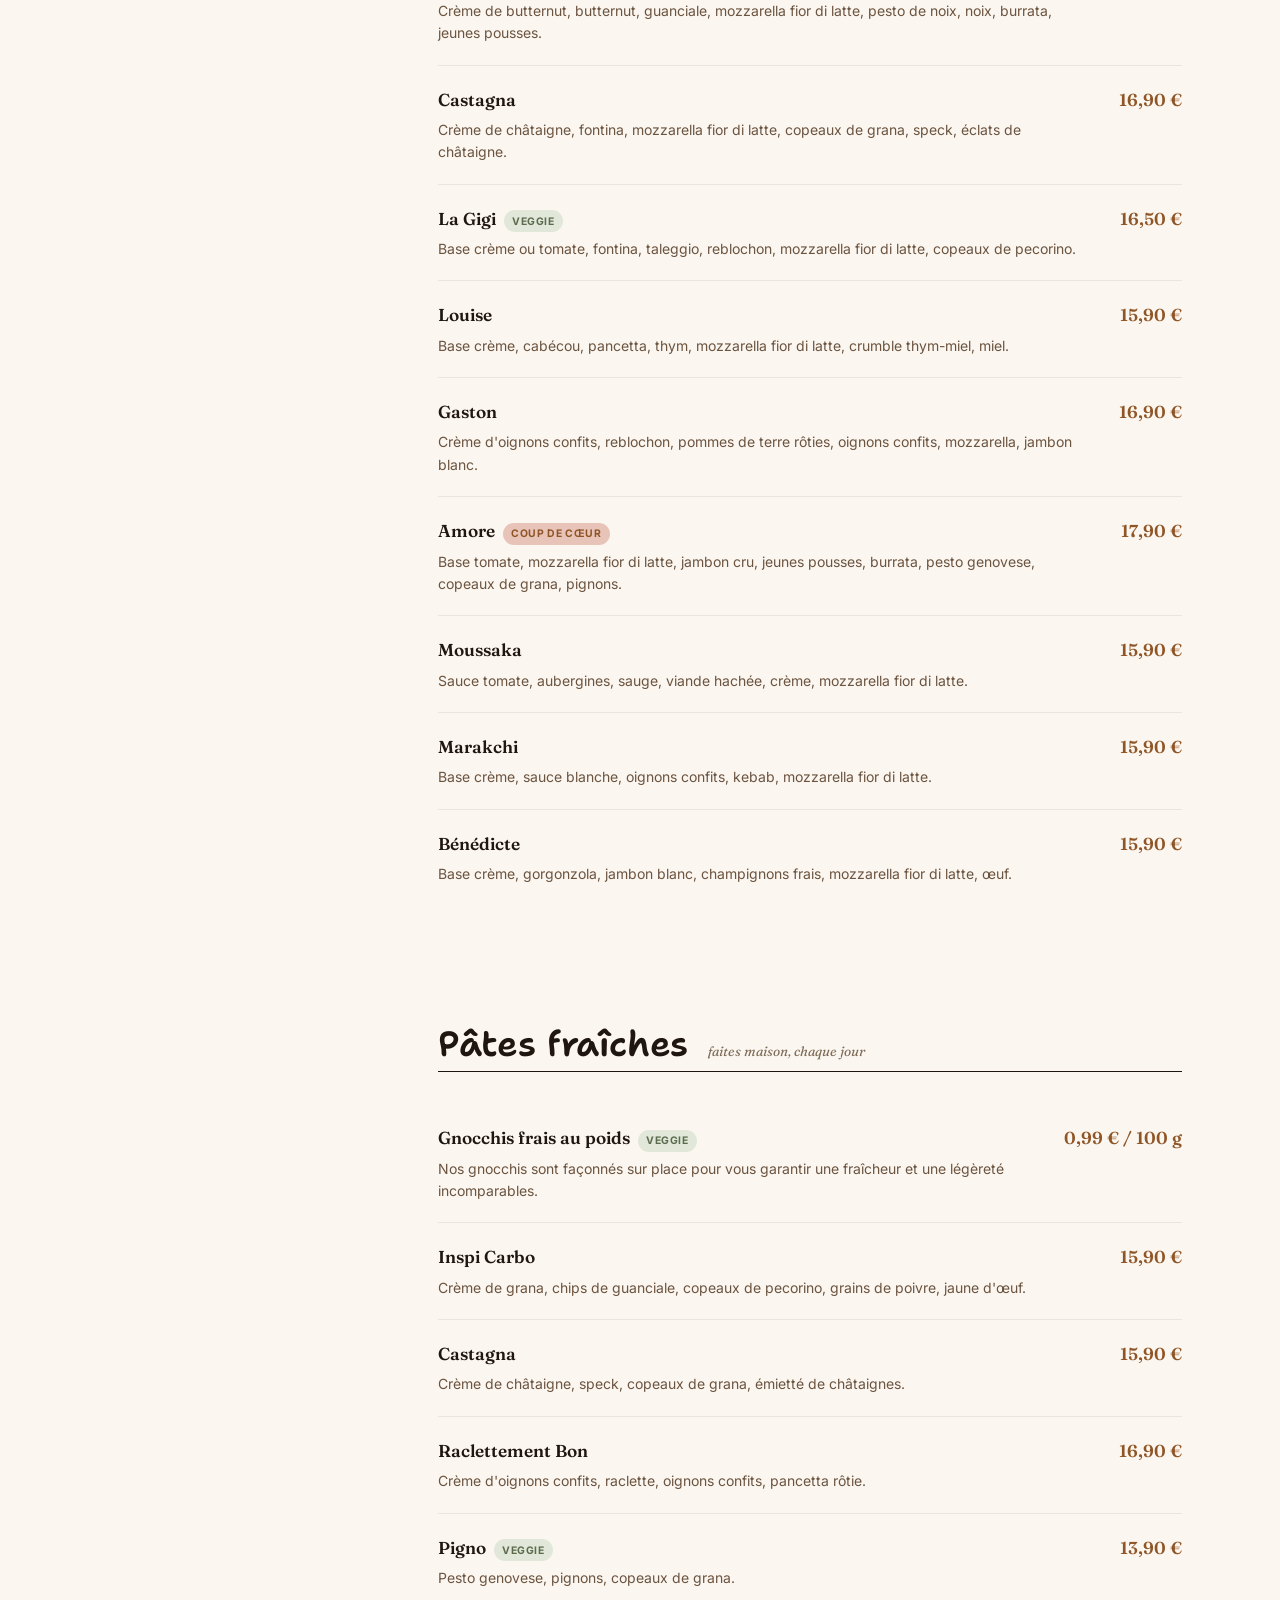
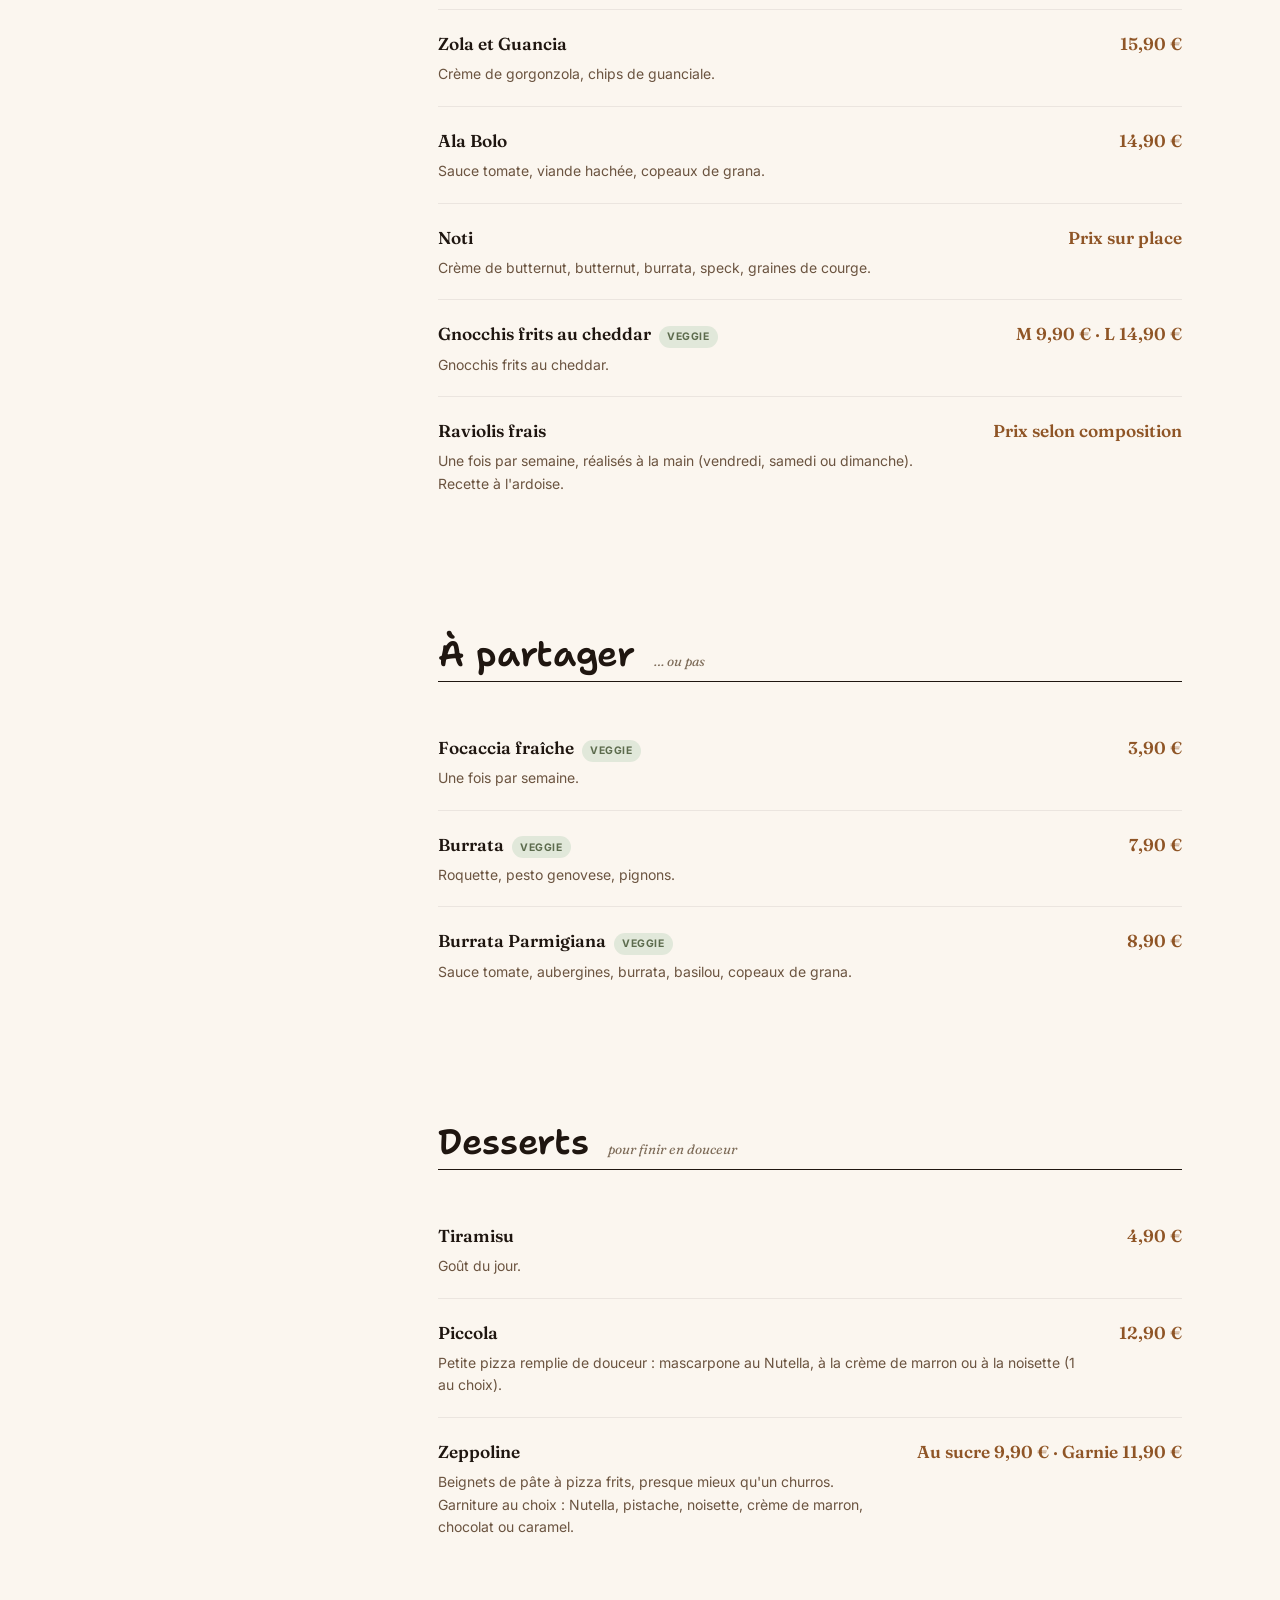
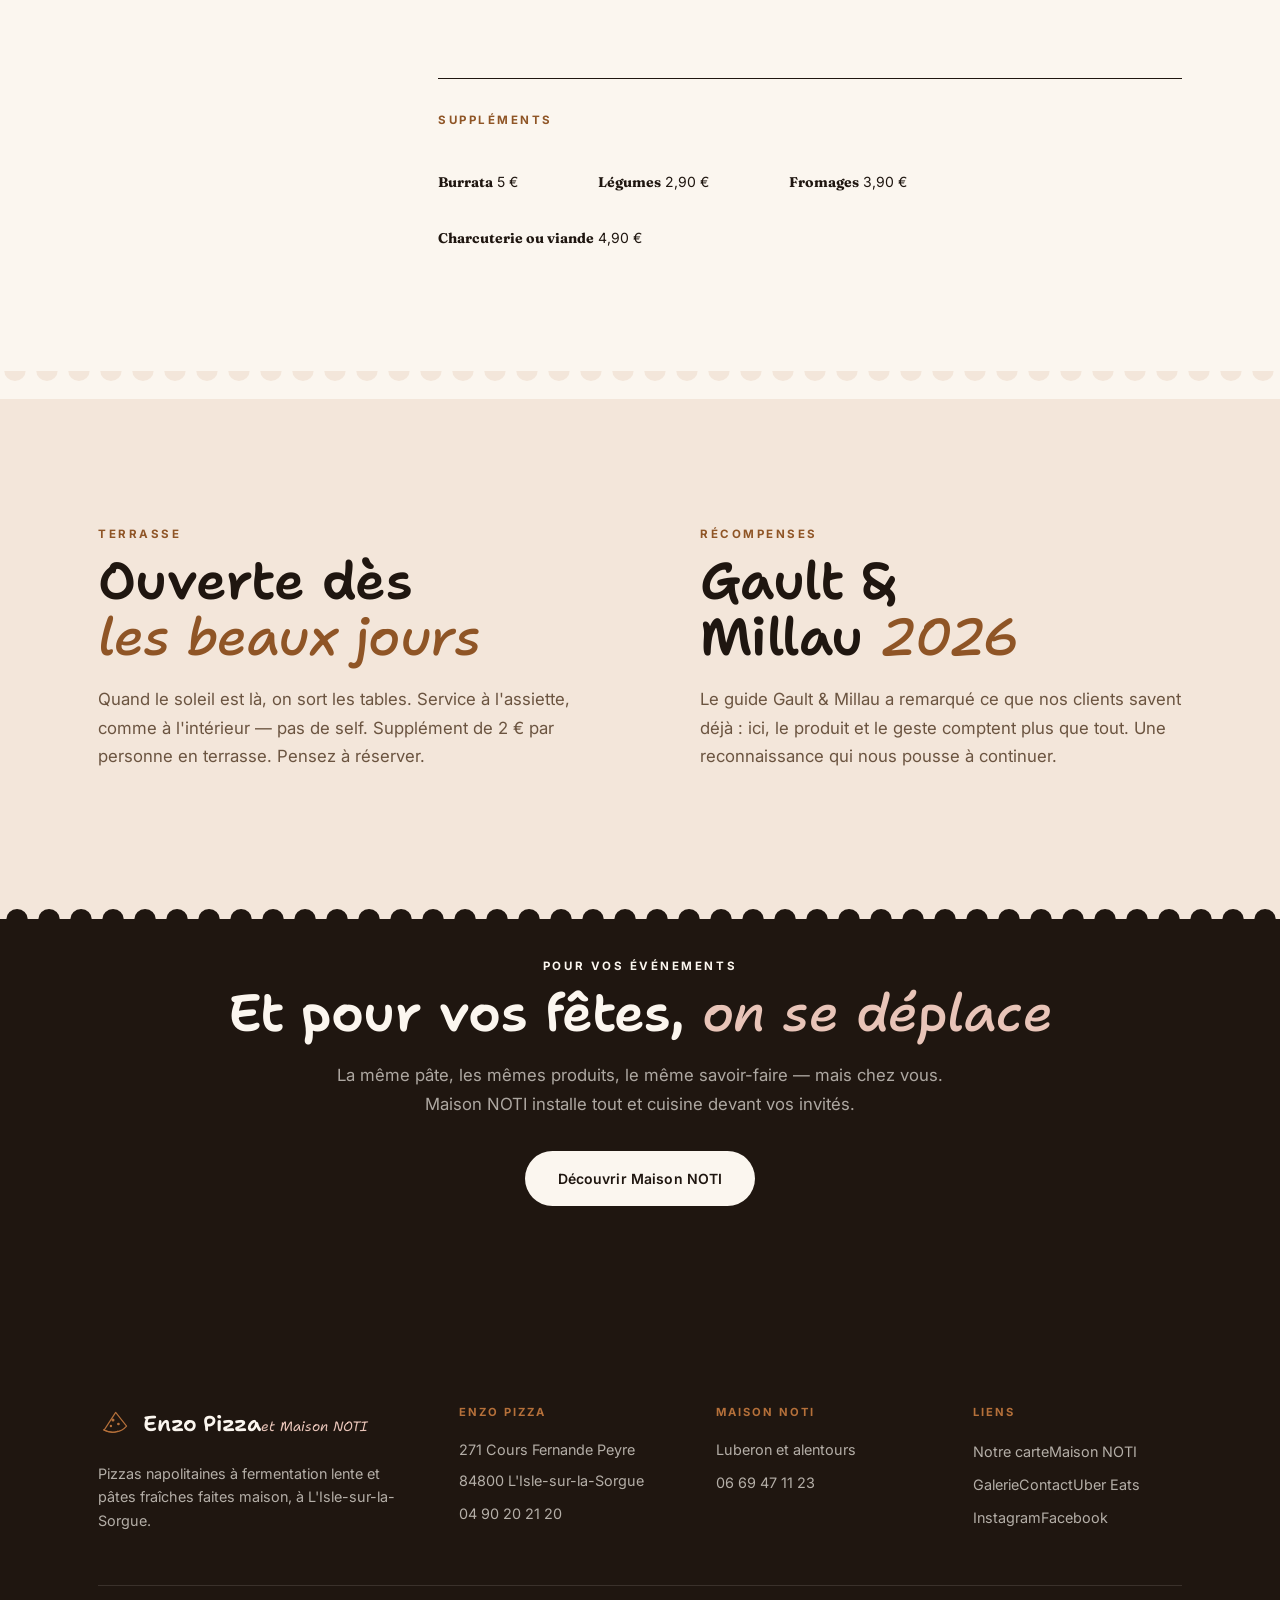
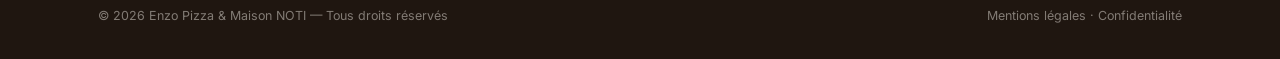
<file: pizzeria.html>
<!DOCTYPE html>
<html lang="fr" class="no-js">
<head>
<meta charset="UTF-8">
<meta name="viewport" content="width=device-width, initial-scale=1.0">
<!-- ANTI PAGE BLANCHE — ne pas supprimer.
     Tout le contenu du site est en opacity:0 et n'est révélé que par du JS.
     Ce script inline est le seul filet qui ne dépende de rien d'autre :
       1. il retire « no-js » avant le premier rendu (sinon : contenu affiché
          puis masqué, donc un flash) ;
       2. il force l'affichage au bout de 2 s si rien ne l'a fait.
     Le point 2 est ici et NON dans script.js : un filet placé dans script.js
     ne protège pas contre script.js absent, en 404 ou en erreur de syntaxe. -->
<script>
document.documentElement.classList.remove('no-js');
setTimeout(function () {
  var sel = '.reveal, .reveal-left, .reveal-right, .reveal-scale';
  // Si au moins un bloc a été révélé, le système fonctionne : l'utilisateur
  // n'a simplement pas encore scrollé, on ne touche à rien. On ne force que
  // si RIEN n'a été révélé — sinon on supprimerait toutes les animations.
  if (document.querySelector('.reveal.visible, .reveal-left.visible, .reveal-right.visible, .reveal-scale.visible')) return;
  document.querySelectorAll(sel).forEach(function (el) { el.classList.add('visible'); });
}, 2000);
</script>
<title>La Carte — Enzo Pizza | Pizzas napolitaines &amp; pâtes fraîches à L'Isle-sur-la-Sorgue</title>
<meta name="description" content="Découvrez la carte d'Enzo Pizza : pizzas napolitaines artisanales à pâte fermentée 48h minimum, vice-championne de France 2025. Pâtes fraîches faites maison, gnocchis, raviolis et desserts. L'Isle-sur-la-Sorgue.">
<meta name="robots" content="index, follow">
<link rel="icon" type="image/svg+xml" href="favicon.svg">
<link rel="apple-touch-icon" href="apple-touch-icon.png">
<meta name="theme-color" content="#FBF6EF">
<link rel="canonical" href="https://maison-noti.com/pizzeria">

<!-- Open Graph -->
<meta property="og:type" content="restaurant.menu">
<meta property="og:title" content="La Carte — Enzo Pizza | Pizzas napolitaines & pâtes fraîches">
<meta property="og:description" content="Pizzas napolitaines artisanales, fermentation lente 48h minimum, pâtes fraîches faites maison. Vice-championne de France 2025, recommandée Gault & Millau 2026.">
<meta property="og:image" content="https://maison-noti.com/img/pizza-fleurs-courgette.jpg">
<meta property="og:url" content="https://maison-noti.com/pizzeria">
<meta property="og:locale" content="fr_FR">
<meta property="og:site_name" content="Enzo Pizza & Maison NOTI">

<!-- Twitter Card -->
<meta name="twitter:card" content="summary_large_image">
<meta name="twitter:title" content="La Carte — Enzo Pizza | Pizzas napolitaines à L'Isle-sur-la-Sorgue">
<meta name="twitter:description" content="Pizzas napolitaines artisanales, fermentation lente 48h, pâtes fraîches faites maison. Vice-championne de France 2025.">
<meta name="twitter:image" content="https://maison-noti.com/img/pizza-fleurs-courgette.jpg">

<link rel="preconnect" href="https://fonts.googleapis.com">
<link rel="preconnect" href="https://fonts.gstatic.com" crossorigin>
<link href="https://fonts.googleapis.com/css2?family=Fraunces:ital,opsz,wght@0,9..144,400;0,9..144,500;0,9..144,600;0,9..144,700;1,9..144,400;1,9..144,500;1,9..144,600&family=Inter:wght@400;500;600;700&family=Shantell+Sans:ital,wght@0,400..700;1,400..700&display=swap" rel="stylesheet">
<link rel="stylesheet" href="style.css">

<!-- JSON-LD Structured Data -->
<script type="application/ld+json" id="jsonld-restaurant">
{
  "@context": "https://schema.org",
  "@type": "Restaurant",
  "name": "Enzo Pizza",
  "image": "https://maison-noti.com/img/pizza-fleurs-courgette.jpg",
  "address": {
    "@type": "PostalAddress",
    "streetAddress": "271 Cours Fernande Peyre",
    "addressLocality": "L'Isle-sur-la-Sorgue",
    "postalCode": "84800",
    "addressCountry": "FR"
  },
  "telephone": "+33490202120",
  "servesCuisine": ["Pizza napolitaine", "Pâtes fraîches", "Cuisine italienne"],
  "priceRange": "€€",
  "hasMenu": {
    "@type": "Menu",
    "url": "https://maison-noti.com/pizzeria"
  },
  "award": ["Gault & Millau 2026", "Vice-championne de France 2025"],
  "url": "https://maison-noti.com"
}
</script>
<script type="application/ld+json">
{
  "@context": "https://schema.org",
  "@type": "BreadcrumbList",
  "itemListElement": [
    { "@type": "ListItem", "position": 1, "name": "Accueil", "item": "https://maison-noti.com/" },
    { "@type": "ListItem", "position": 2, "name": "La Carte", "item": "https://maison-noti.com/pizzeria" }
  ]
}
</script>

<style>
  /* Page-specific only — menu/badge/supplement styles are in style.css */
  .hero-banner { position: relative; overflow: hidden; max-height: 480px; border-radius: var(--radius-xl); margin-bottom: var(--space-lg); }
  .hero-banner img { width: 100%; height: 480px; object-fit: cover; display: block; }
  .hero-banner .img-overlay { position: absolute; inset: 0; background: linear-gradient(to top, rgba(31,22,16,0.35), transparent 60%); pointer-events: none; }

  .info-bar { display: flex; justify-content: center; gap: var(--space-lg); flex-wrap: wrap; padding: var(--space-sm) 0; font-size: 0.85rem; color: var(--ink-soft); }
  .info-bar-item { display: flex; align-items: center; gap: 0.45rem; }
  .info-bar-dot { width: 6px; height: 6px; border-radius: 50%; background: var(--camel); flex-shrink: 0; }

  @media (max-width: 860px) {
    .hero-banner { max-height: 320px; margin-bottom: var(--space-md); }
    .hero-banner img { height: 320px; }
  }
  @media (max-width: 540px) {
    .hero-banner { max-height: 220px; margin-bottom: var(--space-sm); }
    .hero-banner img { height: 220px; }
    .info-bar { flex-direction: column; gap: var(--space-sm); align-items: center; }

    /* « Des pizzas qui ont du caractère » est le H1 le plus long du site.
       En Shantell Sans il passait de 2 à 3 lignes sous 540px, ce qui
       repoussait le bouton Uber Eats de 48px vers le bas. On abaisse le
       PLANCHER du clamp (44px -> 40px) : à cette largeur c'est lui qui
       gouverne, pas le plafond. Le H1 des autres pages et le desktop
       ne sont pas touchés. */
    h1 { font-size: clamp(2.5rem, 6.4vw, 5rem); }
  }
</style>
</head>
<body class="grain">

<!-- Scroll Progress -->
<div class="scroll-progress"></div>

<header class="site-header">
  <nav class="container nav" role="navigation" aria-label="Navigation principale">
    <a href="/" class="nav-logo" aria-label="Enzo Pizza — Accueil">
      <svg class="slice" viewBox="0 0 100 100" xmlns="http://www.w3.org/2000/svg" fill="none" stroke="#B5703A" stroke-width="3.5" stroke-linecap="round" stroke-linejoin="round" aria-hidden="true"><path d="M18 68 L52 16 L84 56 Q72 70 54 73 Q34 76 18 68 Z"/><circle cx="44" cy="38" r="4.5" fill="#B5703A" stroke="none"/><circle cx="60" cy="50" r="4" fill="#B5703A" stroke="none"/><circle cx="38" cy="56" r="3.5" fill="#B5703A" stroke="none"/><path d="M16 67 Q40 80 58 71" stroke="#B5703A" stroke-width="3"/></svg>
      <span class="logo-text"><strong>Enzo Pizza</strong><span>et Maison NOTI</span></span>
    </a>
    <button class="nav-toggle" aria-label="Ouvrir le menu" aria-expanded="false"><span></span><span></span><span></span></button>
    <div class="nav-links">
      <a href="/">Accueil</a>
      <a href="/pizzeria">Enzo Pizza</a>
      <a href="/traiteur">Maison NOTI</a>
      <a href="/galerie">Galerie</a>
      <a href="/contact">Contact</a>
      <a href="https://www.ubereats.com/fr/store/enzo-pizza/kTQeTWAKRsqE3fLryTkegg" class="nav-cta" target="_blank" rel="noopener">Commander</a>
    </div>
  </nav>
</header>

<div data-content="announcement"></div>

<main>

  <!-- Hero -->
  <section class="page-hero">
    <div class="container">
      <div class="hero-banner reveal-scale">
        <img src="img/pizza-fleurs-courgette.jpg"
             alt="Pizza aux fleurs de courgette et mozzarella — comptoir Enzo Pizza"
             width="1200" height="1573" loading="eager" data-parallax="0.15">
        <div class="img-overlay"></div>
      </div>
      <span class="eyebrow reveal">La carte · Enzo Pizza</span>
      <h1 class="mt-sm reveal" style="margin-bottom: var(--space-sm);"><span class="text-shimmer">Des pizzas qui ont du</span> <span class="italic-display">caractère</span></h1>
      <div class="section-divider"></div>
      <p class="lede reveal" style="max-width: 40em;">Un préferment, 48h de repos minimum. Des produits qu'on ne négocie pas. Et le savoir-faire d'une vice-championne de France derrière chaque pizza. Sur place, à emporter, ou livrées via Uber Eats.</p>
      <div class="reveal btn-group" style="display:flex; gap:var(--space-sm); margin-top: var(--space-md); flex-wrap:wrap; align-items:center;">
        <a href="https://www.ubereats.com/fr/store/enzo-pizza/kTQeTWAKRsqE3fLryTkegg" class="btn btn-fill" target="_blank" rel="noopener">Commander sur Uber Eats</a>
        <span class="tag-outline">Pas de livraison hors Uber Eats</span>
        <span class="tag-outline">Réservation conseillée</span>
      </div>
    </div>
  </section>

  <!-- Info bar -->
  <div class="container">
    <div class="info-bar reveal">
      <span class="info-bar-item"><span class="info-bar-dot"></span>Terrasse ouverte dès les beaux jours</span>
      <span class="info-bar-item"><span class="info-bar-dot"></span>Recommandé Gault &amp; Millau 2026</span>
      <span class="info-bar-item"><span class="info-bar-dot"></span>Uber Eats disponible</span>
    </div>
  </div>

  <!-- Menu -->
  <section class="tight-top">
    <div class="container">
      <div class="menu-layout">
        <nav class="menu-nav reveal-left" aria-label="Catégories de la carte" data-content="menu-nav">
          <a href="#moment" class="menu-nav-item active" data-target="moment"><span>Pizzas du moment</span><span class="count">4</span></a>
          <a href="#classiques" class="menu-nav-item" data-target="classiques"><span>Pizzas</span><span class="count">31</span></a>
          <a href="#pates" class="menu-nav-item" data-target="pates"><span>Pâtes fraîches</span><span class="count">10</span></a>
          <a href="#partager" class="menu-nav-item" data-target="partager"><span>À partager</span><span class="count">3</span></a>
          <a href="#desserts" class="menu-nav-item" data-target="desserts"><span>Desserts</span><span class="count">3</span></a>
        </nav>

        <div data-content="menu">
          <!-- =========================================================
               PIZZAS DU MOMENT — à mettre à jour au fil des saisons.

               Ajouter / retirer une pizza = dupliquer ou supprimer un bloc
               <article class="moment-card">. Penser à ajuster le compteur
               de la nav ci-dessus (<span class="count">).

               ---- QUELLE PIZZA EST À L'ARDOISE ? ----
               Chaque carte porte un attribut data-mois : la liste des mois
               où la pizza est proposée (1 = janvier … 12 = décembre).
               Exemple : data-mois="6,7,8" = juin, juillet, août.

               Le site compare ce mois-ci à cette liste et affiche tout seul
               soit « À l'ardoise en ce moment », soit « Reviendra … ».
               Pour changer une période : modifiez juste les chiffres.
               Rien d'autre à toucher. Les mêmes valeurs sont à reporter sur
               l'accueil (index.html), section « Les pizzas du moment ».
               ========================================================= -->
          <div class="menu-category reveal" id="moment">
            <div class="menu-category-head"><h2>Pizzas du moment</h2><span class="menu-cat-note">créations éphémères</span></div>

            <p class="moment-intro">Quelques semaines par an seulement. Cindy sort de la carte et compose autour des produits de saison — dès qu'ils quittent le marché, la pizza quitte l'ardoise. <strong>Prix affichés en salle.</strong></p>

            <div class="moment-grid" data-content="specials">
              <article class="moment-card" data-mois="8,9">
                <div class="moment-card-media">
                  <img src="img/pizza-figues-framboises.jpg"
                       alt="Pizza sur base crème garnie de figues rôties, framboises, mûres et jambon cru"
                       width="1200" height="1331" loading="lazy">
                </div>
                <div class="moment-card-body">
                  <span class="badge badge-moment">Fin d'été</span>
                  <h3 class="moment-card-name">Figues &amp; framboises</h3>
                  <p class="moment-card-desc">Base crème, mozzarella fior di latte, jambon cru, figues rôties, framboises et mûres fraîches.</p>
                </div>
              </article>

              <article class="moment-card" data-mois="6,7,8">
                <div class="moment-card-media">
                  <img src="img/pizza-melon-prosciutto.jpg"
                       alt="Pizza garnie de billes de melon, tomates cerises, mesclun, mozzarella et jambon cru"
                       width="1200" height="1592" loading="lazy">
                </div>
                <div class="moment-card-body">
                  <span class="badge badge-moment">Été</span>
                  <h3 class="moment-card-name">Melon &amp; prosciutto</h3>
                  <p class="moment-card-desc">Sauce tomate, mesclun, billes de melon, tomates cerises, perles de mozzarella, jambon cru, pesto.</p>
                </div>
              </article>

              <article class="moment-card" data-mois="4,5,6">
                <div class="moment-card-media">
                  <img src="img/pizza-petits-pois.jpg"
                       alt="Pizza à la crème de petits pois avec guanciale croustillant et perles de mozzarella"
                       width="1200" height="1592" loading="lazy">
                </div>
                <div class="moment-card-body">
                  <span class="badge badge-moment">Printemps</span>
                  <h3 class="moment-card-name">Petits pois &amp; guanciale</h3>
                  <p class="moment-card-desc">Crème de petits pois, petits pois frais, guanciale croustillant, perles de mozzarella, olives taggiasche.</p>
                </div>
              </article>

              <article class="moment-card" data-mois="10,11,12">
                <div class="moment-card-media">
                  <img src="img/pizza-mortadelle-truffe.jpg"
                       alt="Pizza à la crème de truffe, mortadelle, stracciatella et lamelles de truffe fraîche"
                       width="1200" height="1570" loading="lazy">
                </div>
                <div class="moment-card-body">
                  <span class="badge badge-moment">Automne</span>
                  <h3 class="moment-card-name">Mortadelle &amp; truffe</h3>
                  <p class="moment-card-desc">Crème de truffe, mortadelle, stracciatella, lamelles de truffe fraîche.</p>
                </div>
              </article>
            </div>
          </div>

          <!-- Pizzas — ancre #classiques (31 pizzas, base tomate et crème confondues) -->
          <div class="menu-category reveal" id="classiques">
            <div class="menu-category-head"><h2>Pizzas</h2><span class="menu-cat-note">Origan et olives sur toutes les pizzas</span></div>

            <div class="menu-item"><div><div class="menu-item-name">Olio <span class="badge badge-veggie">Veggie</span></div><p class="menu-item-desc">Pâte à pizza, huile d'olive, origan, sel.</p></div><div class="menu-item-price">5,90 €</div></div>
            <div class="menu-item"><div><div class="menu-item-name">Marinara <span class="badge badge-veggie">Veggie</span></div><p class="menu-item-desc">Base tomate, ail, huile d'olive.</p></div><div class="menu-item-price">11,90 €</div></div>
            <div class="menu-item"><div><div class="menu-item-name">Anchois</div><p class="menu-item-desc">Base tomate, anchois, ail, olives.</p></div><div class="menu-item-price">12,90 €</div></div>
            <div class="menu-item"><div><div class="menu-item-name">La Bonne Mère</div><p class="menu-item-desc">Base tomate moitié-moitié, anchois, emmental.</p></div><div class="menu-item-price">13,50 €</div></div>
            <div class="menu-item"><div><div class="menu-item-name">Margherita <span class="badge badge-veggie">Veggie</span></div><p class="menu-item-desc">Base tomate, mozzarella fior di latte, basilou.</p></div><div class="menu-item-price">11,90 €</div></div>
            <div class="menu-item"><div><div class="menu-item-name">4 Fromages <span class="badge badge-veggie">Veggie</span></div><p class="menu-item-desc">Base tomate ou crème, taleggio, emmental, mozzarella fior di latte, gorgonzola.</p></div><div class="menu-item-price">14,90 €</div></div>
            <div class="menu-item"><div><div class="menu-item-name">Piquante <span class="badge badge-spicy">Épicé</span></div><p class="menu-item-desc">Base tomate, spianata, mozzarella fior di latte.</p></div><div class="menu-item-price">12,90 €</div></div>
            <div class="menu-item"><div><div class="menu-item-name">Romaine</div><p class="menu-item-desc">Base tomate, jambon blanc, mozzarella fior di latte.</p></div><div class="menu-item-price">12,90 €</div></div>
            <div class="menu-item"><div><div class="menu-item-name">Regina</div><p class="menu-item-desc">Base tomate, jambon blanc, champignons frais, mozzarella fior di latte. Supplément œuf : 1,50 €.</p></div><div class="menu-item-price">13,90 €</div></div>
            <div class="menu-item"><div><div class="menu-item-name">Pépé</div><p class="menu-item-desc">Base tomate, pepperoni, mozzarella fior di latte.</p></div><div class="menu-item-price">13,50 €</div></div>
            <div class="menu-item"><div><div class="menu-item-name">Miele <span class="badge badge-veggie">Veggie</span></div><p class="menu-item-desc">Base crème, cabécou, mozzarella fior di latte.</p></div><div class="menu-item-price">14,90 €</div></div>
            <div class="menu-item"><div><div class="menu-item-name">Mama</div><p class="menu-item-desc">Base tomate, spianata, guanciale, mozzarella fior di latte, jambon cru, basilou.</p></div><div class="menu-item-price">15,90 €</div></div>
            <div class="menu-item"><div><div class="menu-item-name">Tchatchouka <span class="badge badge-veggie">Veggie</span></div><p class="menu-item-desc">Base tomate, oignons confits, poivrons, mozzarella fior di latte, œuf.</p></div><div class="menu-item-price">13,90 €</div></div>
            <div class="menu-item"><div><div class="menu-item-name">Carbonara</div><p class="menu-item-desc">Crème de grana, guanciale, mozzarella fior di latte, copeaux de pecorino, œuf, grains de poivre.</p></div><div class="menu-item-price">14,90 €</div></div>
            <div class="menu-item"><div><div class="menu-item-name">Parmigiana <span class="badge badge-veggie">Veggie</span></div><p class="menu-item-desc">Base tomate, aubergines frites, crème de grana, mozzarella fior di latte, copeaux de grana, basilou.</p></div><div class="menu-item-price">15,50 €</div></div>
            <div class="menu-item"><div><div class="menu-item-name">Provençale</div><p class="menu-item-desc">Base tomate, aubergines frites, ail, oignons confits, poivrons marinés, viande hachée, mozzarella fior di latte, romarin.</p></div><div class="menu-item-price">16,90 €</div></div>
            <div class="menu-item"><div><div class="menu-item-name">Kentucky</div><p class="menu-item-desc">Base tomate, cheddar, viande hachée, mozzarella fior di latte, sauce burger, oignons rouges, chips de guanciale.</p></div><div class="menu-item-price">16,90 €</div></div>
            <div class="menu-item"><div><div class="menu-item-name">Verdura d'Hiver <span class="badge badge-veggie">Veggie</span></div><p class="menu-item-desc">Base crème, oignons confits, butternut, champignons frais, pesto de noix, éclats de noix, jeunes pousses.</p></div><div class="menu-item-price">15,50 €</div></div>
            <div class="menu-item"><div><div class="menu-item-name">Tartichouette</div><p class="menu-item-desc">Base crème, guanciale, oignons confits, pommes de terre rôties au four, taleggio, mozzarella fior di latte.</p></div><div class="menu-item-price">15,90 €</div></div>
            <div class="menu-item"><div><div class="menu-item-name">Raclettement Bon</div><p class="menu-item-desc">Crème d'oignons confits, raclette, oignons confits, mozzarella fior di latte, pancetta rôtie, jeunes pousses.</p></div><div class="menu-item-price">16,90 €</div></div>
            <div class="menu-item"><div><div class="menu-item-name">Dimanche Soir</div><p class="menu-item-desc">Crème, raclette, pommes de terre rôties au four, mozzarella fior di latte, jambon blanc, oignons rouges.</p></div><div class="menu-item-price">16,90 €</div></div>
            <div class="menu-item"><div><div class="menu-item-name">Noti</div><p class="menu-item-desc">Crème de butternut, butternut, fontina, mozzarella fior di latte, speck, graines de courge, ail fumé.</p></div><div class="menu-item-price">16,90 €</div></div>
            <div class="menu-item"><div><div class="menu-item-name">Renaud</div><p class="menu-item-desc">Crème de butternut, butternut, guanciale, mozzarella fior di latte, pesto de noix, noix, burrata, jeunes pousses.</p></div><div class="menu-item-price">17,90 €</div></div>
            <div class="menu-item"><div><div class="menu-item-name">Castagna</div><p class="menu-item-desc">Crème de châtaigne, fontina, mozzarella fior di latte, copeaux de grana, speck, éclats de châtaigne.</p></div><div class="menu-item-price">16,90 €</div></div>
            <div class="menu-item"><div><div class="menu-item-name">La Gigi <span class="badge badge-veggie">Veggie</span></div><p class="menu-item-desc">Base crème ou tomate, fontina, taleggio, reblochon, mozzarella fior di latte, copeaux de pecorino.</p></div><div class="menu-item-price">16,50 €</div></div>
            <div class="menu-item"><div><div class="menu-item-name">Louise</div><p class="menu-item-desc">Base crème, cabécou, pancetta, thym, mozzarella fior di latte, crumble thym-miel, miel.</p></div><div class="menu-item-price">15,90 €</div></div>
            <div class="menu-item"><div><div class="menu-item-name">Gaston</div><p class="menu-item-desc">Crème d'oignons confits, reblochon, pommes de terre rôties, oignons confits, mozzarella, jambon blanc.</p></div><div class="menu-item-price">16,90 €</div></div>
            <div class="menu-item"><div><div class="menu-item-name">Amore <span class="badge badge-fav">Coup de cœur</span></div><p class="menu-item-desc">Base tomate, mozzarella fior di latte, jambon cru, jeunes pousses, burrata, pesto genovese, copeaux de grana, pignons.</p></div><div class="menu-item-price">17,90 €</div></div>
            <div class="menu-item"><div><div class="menu-item-name">Moussaka</div><p class="menu-item-desc">Sauce tomate, aubergines, sauge, viande hachée, crème, mozzarella fior di latte.</p></div><div class="menu-item-price">15,90 €</div></div>
            <div class="menu-item"><div><div class="menu-item-name">Marakchi</div><p class="menu-item-desc">Base crème, sauce blanche, oignons confits, kebab, mozzarella fior di latte.</p></div><div class="menu-item-price">15,90 €</div></div>
            <div class="menu-item"><div><div class="menu-item-name">Bénédicte</div><p class="menu-item-desc">Base crème, gorgonzola, jambon blanc, champignons frais, mozzarella fior di latte, œuf.</p></div><div class="menu-item-price">15,90 €</div></div>
          </div>

          <!-- Pâtes fraîches -->
          <div class="menu-category reveal" id="pates">
            <div class="menu-category-head"><h2>Pâtes fraîches</h2><span class="menu-cat-note">faites maison, chaque jour</span></div>

            <div class="menu-item"><div><div class="menu-item-name">Gnocchis frais au poids <span class="badge badge-veggie">Veggie</span></div><p class="menu-item-desc">Nos gnocchis sont façonnés sur place pour vous garantir une fraîcheur et une légèreté incomparables.</p></div><div class="menu-item-price">0,99 € / 100 g</div></div>
            <div class="menu-item"><div><div class="menu-item-name">Inspi Carbo</div><p class="menu-item-desc">Crème de grana, chips de guanciale, copeaux de pecorino, grains de poivre, jaune d'œuf.</p></div><div class="menu-item-price">15,90 €</div></div>
            <div class="menu-item"><div><div class="menu-item-name">Castagna</div><p class="menu-item-desc">Crème de châtaigne, speck, copeaux de grana, émietté de châtaignes.</p></div><div class="menu-item-price">15,90 €</div></div>
            <div class="menu-item"><div><div class="menu-item-name">Raclettement Bon</div><p class="menu-item-desc">Crème d'oignons confits, raclette, oignons confits, pancetta rôtie.</p></div><div class="menu-item-price">16,90 €</div></div>
            <div class="menu-item"><div><div class="menu-item-name">Pigno <span class="badge badge-veggie">Veggie</span></div><p class="menu-item-desc">Pesto genovese, pignons, copeaux de grana.</p></div><div class="menu-item-price">13,90 €</div></div>
            <div class="menu-item"><div><div class="menu-item-name">Zola et Guancia</div><p class="menu-item-desc">Crème de gorgonzola, chips de guanciale.</p></div><div class="menu-item-price">15,90 €</div></div>
            <div class="menu-item"><div><div class="menu-item-name">Ala Bolo</div><p class="menu-item-desc">Sauce tomate, viande hachée, copeaux de grana.</p></div><div class="menu-item-price">14,90 €</div></div>
            <div class="menu-item"><div><div class="menu-item-name">Noti</div><p class="menu-item-desc">Crème de butternut, butternut, burrata, speck, graines de courge.</p></div><div class="menu-item-price">Prix sur place</div></div>
            <div class="menu-item"><div><div class="menu-item-name">Gnocchis frits au cheddar <span class="badge badge-veggie">Veggie</span></div><p class="menu-item-desc">Gnocchis frits au cheddar.</p></div><div class="menu-item-price">M 9,90 € · L 14,90 €</div></div>
            <div class="menu-item"><div><div class="menu-item-name">Raviolis frais</div><p class="menu-item-desc">Une fois par semaine, réalisés à la main (vendredi, samedi ou dimanche). Recette à l'ardoise.</p></div><div class="menu-item-price">Prix selon composition</div></div>
          </div>

          <!-- À partager -->
          <div class="menu-category reveal" id="partager">
            <div class="menu-category-head"><h2>À partager</h2><span class="menu-cat-note">… ou pas</span></div>

            <div class="menu-item"><div><div class="menu-item-name">Focaccia fraîche <span class="badge badge-veggie">Veggie</span></div><p class="menu-item-desc">Une fois par semaine.</p></div><div class="menu-item-price">3,90 €</div></div>
            <div class="menu-item"><div><div class="menu-item-name">Burrata <span class="badge badge-veggie">Veggie</span></div><p class="menu-item-desc">Roquette, pesto genovese, pignons.</p></div><div class="menu-item-price">7,90 €</div></div>
            <div class="menu-item"><div><div class="menu-item-name">Burrata Parmigiana <span class="badge badge-veggie">Veggie</span></div><p class="menu-item-desc">Sauce tomate, aubergines, burrata, basilou, copeaux de grana.</p></div><div class="menu-item-price">8,90 €</div></div>
          </div>

          <!-- Desserts -->
          <div class="menu-category reveal" id="desserts">
            <div class="menu-category-head"><h2>Desserts</h2><span class="menu-cat-note">pour finir en douceur</span></div>

            <div class="menu-item"><div><div class="menu-item-name">Tiramisu</div><p class="menu-item-desc">Goût du jour.</p></div><div class="menu-item-price">4,90 €</div></div>
            <div class="menu-item"><div><div class="menu-item-name">Piccola</div><p class="menu-item-desc">Petite pizza remplie de douceur : mascarpone au Nutella, à la crème de marron ou à la noisette (1 au choix).</p></div><div class="menu-item-price">12,90 €</div></div>
            <div class="menu-item"><div><div class="menu-item-name">Zeppoline</div><p class="menu-item-desc">Beignets de pâte à pizza frits, presque mieux qu'un churros. Garniture au choix : Nutella, pistache, noisette, crème de marron, chocolat ou caramel.</p></div><div class="menu-item-price">Au sucre 9,90 € · Garnie 11,90 €</div></div>
          </div>

          <!-- Suppléments -->
          <div class="supplements reveal" data-content="supplements">
            <span class="eyebrow">Suppléments</span>
            <span><strong>Burrata</strong> 5 €</span>
            <span><strong>Légumes</strong> 2,90 €</span>
            <span><strong>Fromages</strong> 3,90 €</span>
            <span><strong>Charcuterie ou viande</strong> 4,90 €</span>
          </div>
        </div>
      </div>
    </div>
  </section>

  <!-- Ticket strip: bg -> bg-deep -->
  <div class="ticket-strip from-bg to-deep">
    <svg viewBox="0 0 1200 28" preserveAspectRatio="none" xmlns="http://www.w3.org/2000/svg"><rect class="strip-base" width="1200" height="28"/><g class="notch"><circle cx="14" cy="0" r="10"/><circle cx="44" cy="0" r="10"/><circle cx="74" cy="0" r="10"/><circle cx="104" cy="0" r="10"/><circle cx="134" cy="0" r="10"/><circle cx="164" cy="0" r="10"/><circle cx="194" cy="0" r="10"/><circle cx="224" cy="0" r="10"/><circle cx="254" cy="0" r="10"/><circle cx="284" cy="0" r="10"/><circle cx="314" cy="0" r="10"/><circle cx="344" cy="0" r="10"/><circle cx="374" cy="0" r="10"/><circle cx="404" cy="0" r="10"/><circle cx="434" cy="0" r="10"/><circle cx="464" cy="0" r="10"/><circle cx="494" cy="0" r="10"/><circle cx="524" cy="0" r="10"/><circle cx="554" cy="0" r="10"/><circle cx="584" cy="0" r="10"/><circle cx="614" cy="0" r="10"/><circle cx="644" cy="0" r="10"/><circle cx="674" cy="0" r="10"/><circle cx="704" cy="0" r="10"/><circle cx="734" cy="0" r="10"/><circle cx="764" cy="0" r="10"/><circle cx="794" cy="0" r="10"/><circle cx="824" cy="0" r="10"/><circle cx="854" cy="0" r="10"/><circle cx="884" cy="0" r="10"/><circle cx="914" cy="0" r="10"/><circle cx="944" cy="0" r="10"/><circle cx="974" cy="0" r="10"/><circle cx="1004" cy="0" r="10"/><circle cx="1034" cy="0" r="10"/><circle cx="1064" cy="0" r="10"/><circle cx="1094" cy="0" r="10"/><circle cx="1124" cy="0" r="10"/><circle cx="1154" cy="0" r="10"/><circle cx="1184" cy="0" r="10"/></g></svg>
  </div>

  <!-- Terrasse & Récompenses -->
  <section class="bg-deep">
    <div class="container dual-grid dual-grid-loose">
      <div class="reveal-left">
        <span class="eyebrow">Terrasse</span>
        <h2 class="mt-2xs"><span class="text-shimmer">Ouverte dès</span> <span class="italic-display">les beaux jours</span></h2>
        <p class="lede mt-sm">Quand le soleil est là, on sort les tables. Service à l'assiette, comme à l'intérieur — pas de self. Supplément de 2 € par personne en terrasse. Pensez à réserver.</p>
      </div>
      <div class="reveal-right">
        <span class="eyebrow">Récompenses</span>
        <h2 class="mt-2xs"><span class="text-shimmer">Gault &amp; Millau</span> <span class="italic-display">2026</span></h2>
        <p class="lede mt-sm">Le guide Gault &amp; Millau a remarqué ce que nos clients savent déjà : ici, le produit et le geste comptent plus que tout. Une reconnaissance qui nous pousse à continuer.</p>
      </div>
    </div>
  </section>

  <!-- Ticket strip: bg-deep -> ink -->
  <div class="ticket-strip from-deep to-ink flip">
    <svg viewBox="0 0 1200 28" preserveAspectRatio="none" xmlns="http://www.w3.org/2000/svg"><rect class="strip-base" width="1200" height="28"/><g class="notch"><circle cx="14" cy="0" r="10"/><circle cx="44" cy="0" r="10"/><circle cx="74" cy="0" r="10"/><circle cx="104" cy="0" r="10"/><circle cx="134" cy="0" r="10"/><circle cx="164" cy="0" r="10"/><circle cx="194" cy="0" r="10"/><circle cx="224" cy="0" r="10"/><circle cx="254" cy="0" r="10"/><circle cx="284" cy="0" r="10"/><circle cx="314" cy="0" r="10"/><circle cx="344" cy="0" r="10"/><circle cx="374" cy="0" r="10"/><circle cx="404" cy="0" r="10"/><circle cx="434" cy="0" r="10"/><circle cx="464" cy="0" r="10"/><circle cx="494" cy="0" r="10"/><circle cx="524" cy="0" r="10"/><circle cx="554" cy="0" r="10"/><circle cx="584" cy="0" r="10"/><circle cx="614" cy="0" r="10"/><circle cx="644" cy="0" r="10"/><circle cx="674" cy="0" r="10"/><circle cx="704" cy="0" r="10"/><circle cx="734" cy="0" r="10"/><circle cx="764" cy="0" r="10"/><circle cx="794" cy="0" r="10"/><circle cx="824" cy="0" r="10"/><circle cx="854" cy="0" r="10"/><circle cx="884" cy="0" r="10"/><circle cx="914" cy="0" r="10"/><circle cx="944" cy="0" r="10"/><circle cx="974" cy="0" r="10"/><circle cx="1004" cy="0" r="10"/><circle cx="1034" cy="0" r="10"/><circle cx="1064" cy="0" r="10"/><circle cx="1094" cy="0" r="10"/><circle cx="1124" cy="0" r="10"/><circle cx="1154" cy="0" r="10"/><circle cx="1184" cy="0" r="10"/></g></svg>
  </div>

  <!-- CTA Maison NOTI -->
  <section class="bg-ink" style="padding-top: var(--space-md);">
    <div class="container text-center reveal-scale">
      <span class="eyebrow">Pour vos événements</span>
      <h2 class="mt-2xs"><span class="text-shimmer">Et pour vos fêtes,</span> <span class="italic-display">on se déplace</span></h2>
      <p class="lede mt-sm mx-auto" style="text-align:center;">La même pâte, les mêmes produits, le même savoir-faire — mais chez vous. Maison NOTI installe tout et cuisine devant vos invités.</p>
      <a href="/traiteur" class="btn btn-fill accent-olive mt-md" style="display:inline-flex;">Découvrir Maison NOTI</a>
    </div>
  </section>

</main>

<footer class="site-footer">
  <div class="container">
    <div class="footer-grid">
      <div>
        <a href="/" class="footer-brand">
          <svg class="slice" viewBox="0 0 100 100" xmlns="http://www.w3.org/2000/svg" fill="none" stroke="#B5703A" stroke-width="3.5" stroke-linecap="round" stroke-linejoin="round" aria-hidden="true"><path d="M18 68 L52 16 L84 56 Q72 70 54 73 Q34 76 18 68 Z"/><circle cx="44" cy="38" r="4.5" fill="#B5703A" stroke="none"/><circle cx="60" cy="50" r="4" fill="#B5703A" stroke="none"/><circle cx="38" cy="56" r="3.5" fill="#B5703A" stroke="none"/><path d="M16 67 Q40 80 58 71" stroke="#B5703A" stroke-width="3"/></svg>
          <span class="logo-text"><strong>Enzo Pizza</strong><span>et Maison NOTI</span></span>
        </a>
        <p style="max-width: 320px; color: rgba(251,246,239,0.68); font-size:0.9rem;">Pizzas napolitaines à fermentation lente et pâtes fraîches faites maison, à L'Isle-sur-la-Sorgue.</p>
      </div>
      <div class="footer-col" data-content="footer-enzo"><h4>Enzo Pizza</h4><p>271 Cours Fernande Peyre</p><p>84800 L'Isle-sur-la-Sorgue</p><a href="tel:0490202120">04 90 20 21 20</a></div>
      <div class="footer-col" data-content="footer-noti"><h4>Maison NOTI</h4><p>Luberon et alentours</p><a href="tel:0669471123">06 69 47 11 23</a></div>
      <div class="footer-col"><h4>Liens</h4><a href="/pizzeria">Notre carte</a><a href="/traiteur">Maison NOTI</a><a href="/galerie">Galerie</a><a href="/contact">Contact</a><a href="https://www.ubereats.com/fr/store/enzo-pizza/kTQeTWAKRsqE3fLryTkegg" target="_blank" rel="noopener">Uber Eats</a><a href="https://www.instagram.com/enzopizza84800/" target="_blank" rel="noopener">Instagram</a><a href="https://www.facebook.com/Enzopizza84800/" target="_blank" rel="noopener">Facebook</a></div>
    </div>
    <div class="footer-bottom">
      <span>&copy; 2026 Enzo Pizza &amp; Maison NOTI — Tous droits réservés</span>
      <span><a href="/mentions-legales">Mentions légales</a> · <a href="/confidentialite">Confidentialité</a></span>
    </div>
  </div>
</footer>

<div class="float-cta"><a href="https://www.ubereats.com/fr/store/enzo-pizza/kTQeTWAKRsqE3fLryTkegg" class="btn btn-fill" target="_blank" rel="noopener" aria-label="Commander sur Uber Eats">Uber Eats</a></div>

<script src="script.js" onerror="document.documentElement.classList.add('no-js')"></script>
<script src="js/content.js" defer></script>
</body>
</html>
</file>
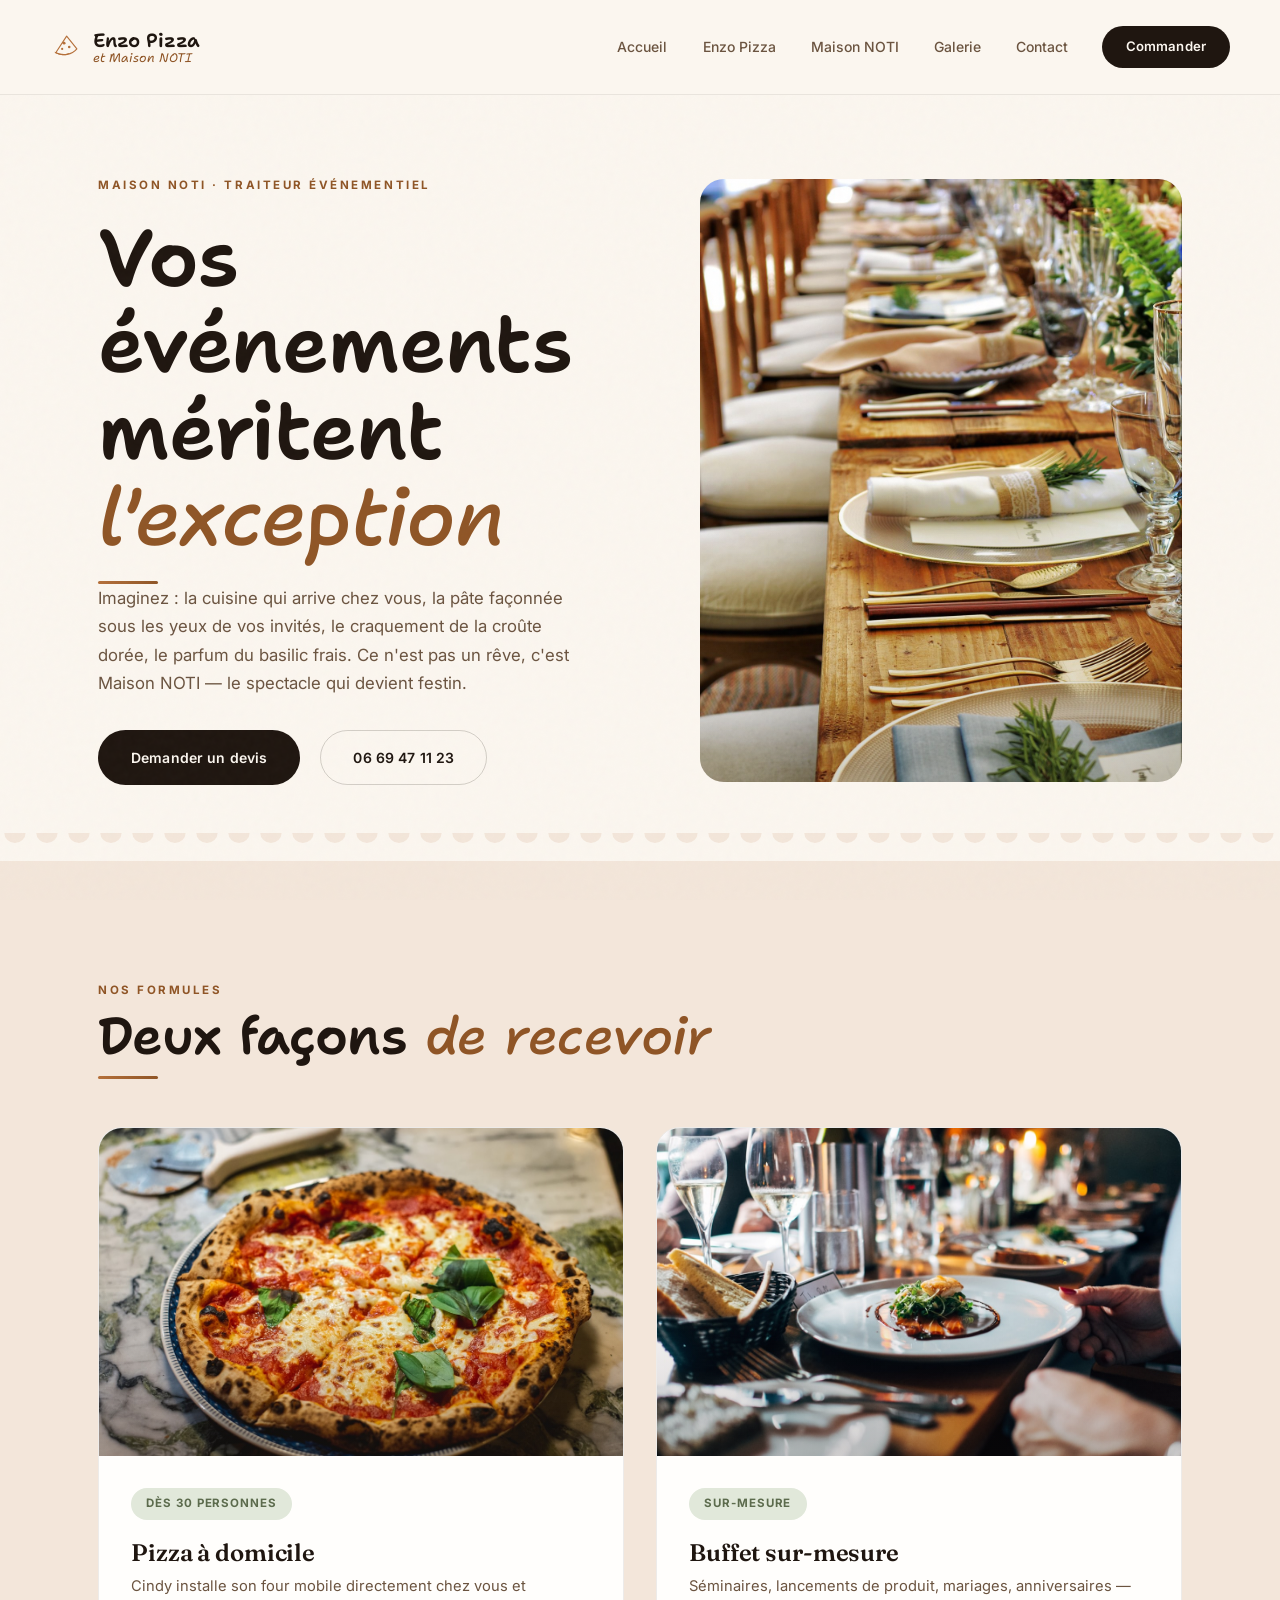
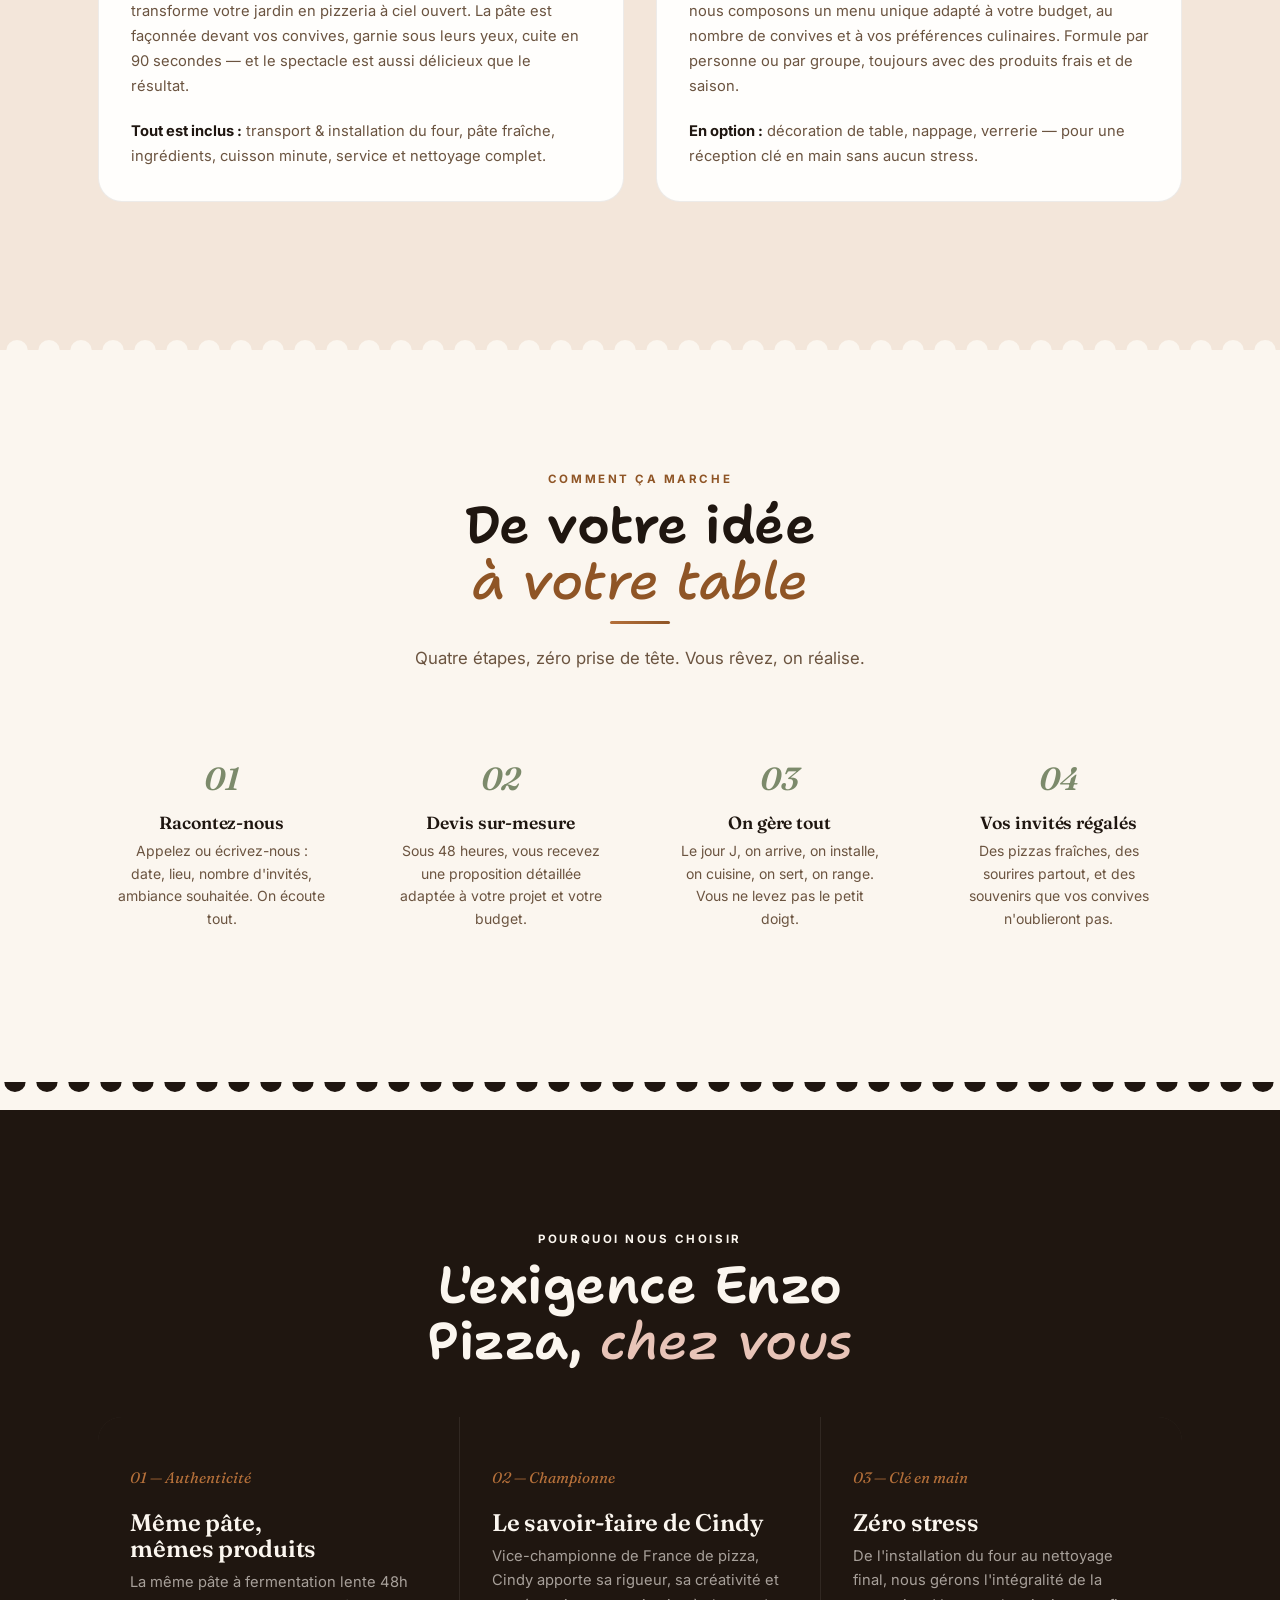
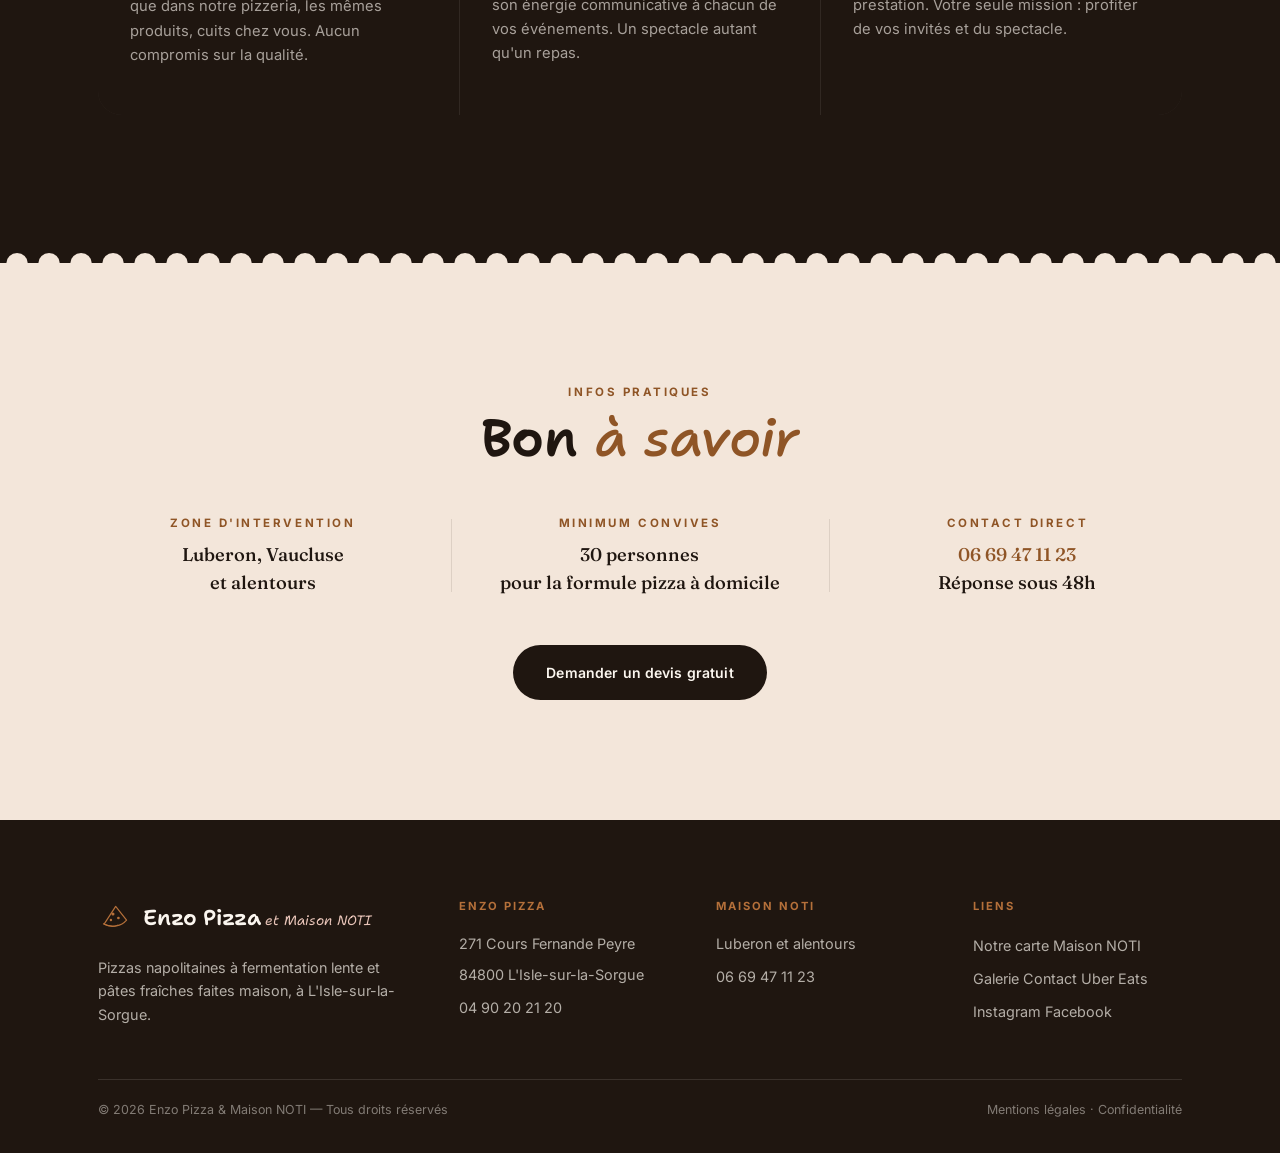
<file: traiteur.html>
<!DOCTYPE html>
<html lang="fr" class="no-js">
<head>
<meta charset="UTF-8">
<meta name="viewport" content="width=device-width, initial-scale=1.0">
<!-- ANTI PAGE BLANCHE — ne pas supprimer.
     Tout le contenu du site est en opacity:0 et n'est révélé que par du JS.
     Ce script inline est le seul filet qui ne dépende de rien d'autre :
       1. il retire « no-js » avant le premier rendu (sinon : contenu affiché
          puis masqué, donc un flash) ;
       2. il force l'affichage au bout de 2 s si rien ne l'a fait.
     Le point 2 est ici et NON dans script.js : un filet placé dans script.js
     ne protège pas contre script.js absent, en 404 ou en erreur de syntaxe. -->
<script>
document.documentElement.classList.remove('no-js');
setTimeout(function () {
  var sel = '.reveal, .reveal-left, .reveal-right, .reveal-scale';
  // Si au moins un bloc a été révélé, le système fonctionne : l'utilisateur
  // n'a simplement pas encore scrollé, on ne touche à rien. On ne force que
  // si RIEN n'a été révélé — sinon on supprimerait toutes les animations.
  if (document.querySelector('.reveal.visible, .reveal-left.visible, .reveal-right.visible, .reveal-scale.visible')) return;
  document.querySelectorAll(sel).forEach(function (el) { el.classList.add('visible'); });
}, 2000);
</script>
<title>Maison NOTI — Traiteur Pizza &amp; Buffets sur-mesure | Vaucluse</title>
<meta name="description" content="Maison NOTI, traiteur événementiel en Vaucluse. Pizzas napolitaines cuites minute devant vos invités, buffets sur-mesure pour entreprises et particuliers. Devis gratuit.">
<meta name="robots" content="index, follow">

<!-- Favicon & Theme -->
<link rel="icon" type="image/svg+xml" href="favicon.svg">
<link rel="apple-touch-icon" href="apple-touch-icon.png">
<meta name="theme-color" content="#FBF6EF">
<link rel="canonical" href="https://maison-noti.com/traiteur">

<!-- Open Graph -->
<meta property="og:url" content="https://maison-noti.com/traiteur">
<meta property="og:title" content="Maison NOTI — Traiteur événementiel en Vaucluse">
<meta property="og:description" content="Pizzas napolitaines cuites minute sur place et buffets sur-mesure pour vos événements. Vice-championne de France de pizza à votre service.">
<meta property="og:image" content="https://maison-noti.com/img/traiteur-diner-festif.jpg">
<meta property="og:type" content="website">
<meta property="og:locale" content="fr_FR">
<meta property="og:site_name" content="Enzo Pizza & Maison NOTI">

<!-- Twitter Card -->
<meta name="twitter:card" content="summary_large_image">
<meta name="twitter:title" content="Maison NOTI — Traiteur événementiel en Vaucluse">
<meta name="twitter:description" content="Pizzas napolitaines cuites minute sur place et buffets sur-mesure pour vos événements. Vice-championne de France de pizza à votre service.">
<meta name="twitter:image" content="https://maison-noti.com/img/traiteur-diner-festif.jpg">

<!-- JSON-LD Structured Data -->
<script type="application/ld+json" id="jsonld-catering">
{
  "@context": "https://schema.org",
  "@type": "CateringService",
  "name": "Maison NOTI",
  "description": "Service traiteur événementiel — pizzas napolitaines cuites minute sur place et buffets sur-mesure en Vaucluse",
  "telephone": "+33669471123",
  "areaServed": {
    "@type": "GeoCircle",
    "geoMidpoint": {
      "@type": "GeoCoordinates",
      "latitude": 43.88,
      "longitude": 5.13
    },
    "geoRadius": "50000",
    "name": "Luberon, Vaucluse et alentours"
  }
}
</script>
<script type="application/ld+json">
{
  "@context": "https://schema.org",
  "@type": "BreadcrumbList",
  "itemListElement": [
    { "@type": "ListItem", "position": 1, "name": "Accueil", "item": "https://maison-noti.com/" },
    { "@type": "ListItem", "position": 2, "name": "Traiteur", "item": "https://maison-noti.com/traiteur" }
  ]
}
</script>

<link rel="preconnect" href="https://fonts.googleapis.com">
<link rel="preconnect" href="https://fonts.gstatic.com" crossorigin>
<link href="https://fonts.googleapis.com/css2?family=Fraunces:ital,opsz,wght@0,9..144,400;0,9..144,500;0,9..144,600;0,9..144,700;1,9..144,400;1,9..144,500;1,9..144,600&family=Inter:wght@400;500;600;700&family=Shantell+Sans:ital,wght@0,400..700;1,400..700&display=swap" rel="stylesheet">
<link rel="stylesheet" href="style.css">

<style>
  /* Page-specific: hero image aspect ratio */
  .traiteur-hero-img { aspect-ratio: 4/5; min-height: 420px; }
  @media (max-width: 860px) { .traiteur-hero-img { min-height: 280px; aspect-ratio: 16/10; } }
  @media (max-width: 540px) { .traiteur-hero-img { min-height: 220px; } }

  /* Page-specific: offer card image */
  .offer-card .hero-img { border-radius: 0; }
  .offer-card .hero-img img { aspect-ratio: 16/10; }
</style>
</head>
<body class="grain">

<div class="scroll-progress"></div>

<header class="site-header">
  <nav class="container nav" role="navigation" aria-label="Navigation principale">
    <a href="/" class="nav-logo" aria-label="Enzo Pizza — Accueil">
      <svg class="slice" viewBox="0 0 100 100" xmlns="http://www.w3.org/2000/svg" fill="none" stroke="#B5703A" stroke-width="3.5" stroke-linecap="round" stroke-linejoin="round" aria-hidden="true">
        <path d="M18 68 L52 16 L84 56 Q72 70 54 73 Q34 76 18 68 Z"/>
        <circle cx="44" cy="38" r="4.5" fill="#B5703A" stroke="none"/>
        <circle cx="60" cy="50" r="4" fill="#B5703A" stroke="none"/>
        <circle cx="38" cy="56" r="3.5" fill="#B5703A" stroke="none"/>
        <path d="M16 67 Q40 80 58 71" stroke="#B5703A" stroke-width="3"/>
      </svg>
      <span class="logo-text">
        <strong>Enzo Pizza</strong>
        <span>et Maison NOTI</span>
      </span>
    </a>
    <button class="nav-toggle" aria-label="Ouvrir le menu" aria-expanded="false">
      <span></span><span></span><span></span>
    </button>
    <div class="nav-links">
      <a href="/">Accueil</a>
      <a href="/pizzeria">Enzo Pizza</a>
      <a href="/traiteur">Maison NOTI</a>
      <a href="/galerie">Galerie</a>
      <a href="/contact">Contact</a>
      <a href="https://www.ubereats.com/fr/store/enzo-pizza/kTQeTWAKRsqE3fLryTkegg" class="nav-cta" target="_blank" rel="noopener">Commander</a>
    </div>
  </nav>
</header>

<div data-content="announcement"></div>

<main>

  <!-- PAGE HERO -->
  <section class="page-hero">
    <div class="container">
      <div class="hero-split">
        <div class="reveal-left">
          <span class="eyebrow">Maison NOTI · Traiteur événementiel</span>
          <h1 class="mt-sm" style="margin-bottom: var(--space-sm);">
            <span class="text-shimmer">Vos événements méritent</span><br>
            <span class="italic-display">l'exception</span>
          </h1>
          <div class="section-divider"></div>
          <p class="lede" style="max-width: 32em;">
            Imaginez : la cuisine qui arrive chez vous, la pâte façonnée
            sous les yeux de vos invités, le craquement de la croûte dorée,
            le parfum du basilic frais. Ce n'est pas un rêve,
            c'est Maison NOTI — le spectacle qui devient festin.
          </p>
          <div class="btn-group" style="display:flex; gap: var(--space-sm); margin-top: var(--space-md); flex-wrap:wrap;">
            <a href="/contact" class="btn btn-fill accent-olive">Demander un devis</a>
            <a href="tel:0669471123" class="btn btn-outline accent-olive">06 69 47 11 23</a>
          </div>
        </div>

        <div class="reveal-right hero-img hero-img-glow img-tilt traiteur-hero-img">
          <img src="img/traiteur-diner-festif.jpg"
               alt="Table de réception dressée avec couverts dorés et décoration végétale — Maison NOTI"
               loading="eager"
               width="1200" height="1800">
          <div class="img-overlay"></div>
        </div>
      </div>
    </div>
  </section>

  <!-- TICKET STRIP -->
  <div class="ticket-strip from-bg to-deep">
    <svg viewBox="0 0 1200 28" preserveAspectRatio="none" xmlns="http://www.w3.org/2000/svg">
      <rect class="strip-base" width="1200" height="28"/>
      <g class="notch"><circle cx="14" cy="0" r="10"/><circle cx="44" cy="0" r="10"/><circle cx="74" cy="0" r="10"/><circle cx="104" cy="0" r="10"/><circle cx="134" cy="0" r="10"/><circle cx="164" cy="0" r="10"/><circle cx="194" cy="0" r="10"/><circle cx="224" cy="0" r="10"/><circle cx="254" cy="0" r="10"/><circle cx="284" cy="0" r="10"/><circle cx="314" cy="0" r="10"/><circle cx="344" cy="0" r="10"/><circle cx="374" cy="0" r="10"/><circle cx="404" cy="0" r="10"/><circle cx="434" cy="0" r="10"/><circle cx="464" cy="0" r="10"/><circle cx="494" cy="0" r="10"/><circle cx="524" cy="0" r="10"/><circle cx="554" cy="0" r="10"/><circle cx="584" cy="0" r="10"/><circle cx="614" cy="0" r="10"/><circle cx="644" cy="0" r="10"/><circle cx="674" cy="0" r="10"/><circle cx="704" cy="0" r="10"/><circle cx="734" cy="0" r="10"/><circle cx="764" cy="0" r="10"/><circle cx="794" cy="0" r="10"/><circle cx="824" cy="0" r="10"/><circle cx="854" cy="0" r="10"/><circle cx="884" cy="0" r="10"/><circle cx="914" cy="0" r="10"/><circle cx="944" cy="0" r="10"/><circle cx="974" cy="0" r="10"/><circle cx="1004" cy="0" r="10"/><circle cx="1034" cy="0" r="10"/><circle cx="1064" cy="0" r="10"/><circle cx="1094" cy="0" r="10"/><circle cx="1124" cy="0" r="10"/><circle cx="1154" cy="0" r="10"/><circle cx="1184" cy="0" r="10"/></g>
    </svg>
  </div>

  <!-- NOS FORMULES -->
  <section class="bg-deep">
    <div class="container">
      <div class="section-head reveal">
        <span class="eyebrow">Nos formules</span>
        <h2 class="mt-2xs"><span class="text-shimmer">Deux façons</span> <span class="italic-display">de recevoir</span></h2>
        <div class="section-divider"></div>
      </div>

      <div class="dual-grid">
        <div class="offer-card card-glow reveal-scale">
          <div class="hero-img">
            <img src="img/traiteur-pizza-napolitaine.jpg"
                 alt="Pizza margherita napolitaine au basilic frais — service traiteur Maison NOTI"
                 loading="lazy"
                 width="1200" height="801"
                 style="aspect-ratio: 16/10;">
            <div class="img-overlay"></div>
          </div>
          <div class="offer-card-body">
            <span class="tag-olive">Dès 30 personnes</span>
            <h3 class="mt-sm">Pizza à domicile</h3>
            <p>
              Cindy installe son four mobile directement chez vous et transforme
              votre jardin en pizzeria à ciel ouvert. La pâte est façonnée devant vos
              convives, garnie sous leurs yeux, cuite en 90 secondes — et le
              spectacle est aussi délicieux que le résultat.
            </p>
            <p style="margin-top: var(--space-sm);">
              <strong style="color: var(--ink);">Tout est inclus :</strong> transport &amp;
              installation du four, pâte fraîche, ingrédients, cuisson minute,
              service et nettoyage complet.
            </p>
          </div>
        </div>

        <div class="offer-card card-glow reveal-scale">
          <div class="hero-img">
            <img src="img/traiteur-service-gastronomique.jpg"
                 alt="Service gastronomique sur-mesure pour réception — Maison NOTI"
                 loading="lazy"
                 width="1200" height="800"
                 style="aspect-ratio: 16/10;">
            <div class="img-overlay"></div>
          </div>
          <div class="offer-card-body">
            <span class="tag-olive">Sur-mesure</span>
            <h3 class="mt-sm">Buffet sur-mesure</h3>
            <p>
              Séminaires, lancements de produit, mariages, anniversaires — nous
              composons un menu unique adapté à votre budget, au nombre de convives
              et à vos préférences culinaires. Formule par personne ou par groupe,
              toujours avec des produits frais et de saison.
            </p>
            <p style="margin-top: var(--space-sm);">
              <strong style="color: var(--ink);">En option :</strong> décoration de table,
              nappage, verrerie — pour une réception clé en main sans aucun stress.
            </p>
          </div>
        </div>
      </div>
    </div>
  </section>

  <!-- TICKET STRIP -->
  <div class="ticket-strip from-deep to-bg flip">
    <svg viewBox="0 0 1200 28" preserveAspectRatio="none" xmlns="http://www.w3.org/2000/svg">
      <rect class="strip-base" width="1200" height="28"/>
      <g class="notch"><circle cx="14" cy="0" r="10"/><circle cx="44" cy="0" r="10"/><circle cx="74" cy="0" r="10"/><circle cx="104" cy="0" r="10"/><circle cx="134" cy="0" r="10"/><circle cx="164" cy="0" r="10"/><circle cx="194" cy="0" r="10"/><circle cx="224" cy="0" r="10"/><circle cx="254" cy="0" r="10"/><circle cx="284" cy="0" r="10"/><circle cx="314" cy="0" r="10"/><circle cx="344" cy="0" r="10"/><circle cx="374" cy="0" r="10"/><circle cx="404" cy="0" r="10"/><circle cx="434" cy="0" r="10"/><circle cx="464" cy="0" r="10"/><circle cx="494" cy="0" r="10"/><circle cx="524" cy="0" r="10"/><circle cx="554" cy="0" r="10"/><circle cx="584" cy="0" r="10"/><circle cx="614" cy="0" r="10"/><circle cx="644" cy="0" r="10"/><circle cx="674" cy="0" r="10"/><circle cx="704" cy="0" r="10"/><circle cx="734" cy="0" r="10"/><circle cx="764" cy="0" r="10"/><circle cx="794" cy="0" r="10"/><circle cx="824" cy="0" r="10"/><circle cx="854" cy="0" r="10"/><circle cx="884" cy="0" r="10"/><circle cx="914" cy="0" r="10"/><circle cx="944" cy="0" r="10"/><circle cx="974" cy="0" r="10"/><circle cx="1004" cy="0" r="10"/><circle cx="1034" cy="0" r="10"/><circle cx="1064" cy="0" r="10"/><circle cx="1094" cy="0" r="10"/><circle cx="1124" cy="0" r="10"/><circle cx="1154" cy="0" r="10"/><circle cx="1184" cy="0" r="10"/></g>
    </svg>
  </div>

  <!-- COMMENT CA MARCHE -->
  <section>
    <div class="container">
      <div class="section-head text-center mx-auto reveal" style="max-width: 30em;">
        <span class="eyebrow">Comment ça marche</span>
        <h2 class="mt-2xs mx-auto"><span class="text-shimmer">De votre idée</span> <span class="italic-display">à votre table</span></h2>
        <div class="section-divider" style="margin-left:auto; margin-right:auto;"></div>
        <p class="lede mx-auto mt-sm" style="text-align: center;">
          Quatre étapes, zéro prise de tête. Vous rêvez, on réalise.
        </p>
      </div>

      <div class="step-grid">
        <div class="step-card reveal">
          <span class="step-num">01</span>
          <h3>Racontez-nous</h3>
          <p>Appelez ou écrivez-nous : date, lieu, nombre d'invités, ambiance souhaitée. On écoute tout.</p>
        </div>
        <div class="step-card reveal">
          <span class="step-num">02</span>
          <h3>Devis sur-mesure</h3>
          <p>Sous 48 heures, vous recevez une proposition détaillée adaptée à votre projet et votre budget.</p>
        </div>
        <div class="step-card reveal">
          <span class="step-num">03</span>
          <h3>On gère tout</h3>
          <p>Le jour J, on arrive, on installe, on cuisine, on sert, on range. Vous ne levez pas le petit doigt.</p>
        </div>
        <div class="step-card reveal">
          <span class="step-num">04</span>
          <h3>Vos invités régalés</h3>
          <p>Des pizzas fraîches, des sourires partout, et des souvenirs que vos convives n'oublieront pas.</p>
        </div>
      </div>
    </div>
  </section>

  <!-- TICKET STRIP -->
  <div class="ticket-strip from-bg to-ink">
    <svg viewBox="0 0 1200 28" preserveAspectRatio="none" xmlns="http://www.w3.org/2000/svg">
      <rect class="strip-base" width="1200" height="28"/>
      <g class="notch"><circle cx="14" cy="0" r="10"/><circle cx="44" cy="0" r="10"/><circle cx="74" cy="0" r="10"/><circle cx="104" cy="0" r="10"/><circle cx="134" cy="0" r="10"/><circle cx="164" cy="0" r="10"/><circle cx="194" cy="0" r="10"/><circle cx="224" cy="0" r="10"/><circle cx="254" cy="0" r="10"/><circle cx="284" cy="0" r="10"/><circle cx="314" cy="0" r="10"/><circle cx="344" cy="0" r="10"/><circle cx="374" cy="0" r="10"/><circle cx="404" cy="0" r="10"/><circle cx="434" cy="0" r="10"/><circle cx="464" cy="0" r="10"/><circle cx="494" cy="0" r="10"/><circle cx="524" cy="0" r="10"/><circle cx="554" cy="0" r="10"/><circle cx="584" cy="0" r="10"/><circle cx="614" cy="0" r="10"/><circle cx="644" cy="0" r="10"/><circle cx="674" cy="0" r="10"/><circle cx="704" cy="0" r="10"/><circle cx="734" cy="0" r="10"/><circle cx="764" cy="0" r="10"/><circle cx="794" cy="0" r="10"/><circle cx="824" cy="0" r="10"/><circle cx="854" cy="0" r="10"/><circle cx="884" cy="0" r="10"/><circle cx="914" cy="0" r="10"/><circle cx="944" cy="0" r="10"/><circle cx="974" cy="0" r="10"/><circle cx="1004" cy="0" r="10"/><circle cx="1034" cy="0" r="10"/><circle cx="1064" cy="0" r="10"/><circle cx="1094" cy="0" r="10"/><circle cx="1124" cy="0" r="10"/><circle cx="1154" cy="0" r="10"/><circle cx="1184" cy="0" r="10"/></g>
    </svg>
  </div>

  <!-- POURQUOI NOUS CHOISIR -->
  <section class="bg-ink">
    <div class="container">
      <div class="section-head text-center mx-auto reveal" style="margin-bottom: var(--space-lg); max-width: 36em;">
        <span class="eyebrow">Pourquoi nous choisir</span>
        <h2 class="mt-2xs mx-auto"><span class="text-shimmer">L'exigence Enzo Pizza,</span> <span class="italic-display">chez vous</span></h2>
      </div>
      <div class="feature-grid">
        <div class="feature-card reveal">
          <span class="feature-num">01 — Authenticité</span>
          <h3>Même pâte, mêmes produits</h3>
          <p>La même pâte à fermentation lente 48h que dans notre pizzeria, les mêmes produits, cuits chez vous. Aucun compromis sur la qualité.</p>
        </div>
        <div class="feature-card reveal">
          <span class="feature-num">02 — Championne</span>
          <h3>Le savoir-faire de Cindy</h3>
          <p>Vice-championne de France de pizza, Cindy apporte sa rigueur, sa créativité et son énergie communicative à chacun de vos événements. Un spectacle autant qu'un repas.</p>
        </div>
        <div class="feature-card reveal">
          <span class="feature-num">03 — Clé en main</span>
          <h3>Zéro stress</h3>
          <p>De l'installation du four au nettoyage final, nous gérons l'intégralité de la prestation. Votre seule mission : profiter de vos invités et du spectacle.</p>
        </div>
      </div>
    </div>
  </section>

  <!-- TICKET STRIP -->
  <div class="ticket-strip from-ink to-deep flip">
    <svg viewBox="0 0 1200 28" preserveAspectRatio="none" xmlns="http://www.w3.org/2000/svg">
      <rect class="strip-base" width="1200" height="28"/>
      <g class="notch"><circle cx="14" cy="0" r="10"/><circle cx="44" cy="0" r="10"/><circle cx="74" cy="0" r="10"/><circle cx="104" cy="0" r="10"/><circle cx="134" cy="0" r="10"/><circle cx="164" cy="0" r="10"/><circle cx="194" cy="0" r="10"/><circle cx="224" cy="0" r="10"/><circle cx="254" cy="0" r="10"/><circle cx="284" cy="0" r="10"/><circle cx="314" cy="0" r="10"/><circle cx="344" cy="0" r="10"/><circle cx="374" cy="0" r="10"/><circle cx="404" cy="0" r="10"/><circle cx="434" cy="0" r="10"/><circle cx="464" cy="0" r="10"/><circle cx="494" cy="0" r="10"/><circle cx="524" cy="0" r="10"/><circle cx="554" cy="0" r="10"/><circle cx="584" cy="0" r="10"/><circle cx="614" cy="0" r="10"/><circle cx="644" cy="0" r="10"/><circle cx="674" cy="0" r="10"/><circle cx="704" cy="0" r="10"/><circle cx="734" cy="0" r="10"/><circle cx="764" cy="0" r="10"/><circle cx="794" cy="0" r="10"/><circle cx="824" cy="0" r="10"/><circle cx="854" cy="0" r="10"/><circle cx="884" cy="0" r="10"/><circle cx="914" cy="0" r="10"/><circle cx="944" cy="0" r="10"/><circle cx="974" cy="0" r="10"/><circle cx="1004" cy="0" r="10"/><circle cx="1034" cy="0" r="10"/><circle cx="1064" cy="0" r="10"/><circle cx="1094" cy="0" r="10"/><circle cx="1124" cy="0" r="10"/><circle cx="1154" cy="0" r="10"/><circle cx="1184" cy="0" r="10"/></g>
    </svg>
  </div>

  <!-- INFOS PRATIQUES -->
  <section class="bg-deep">
    <div class="container">
      <div class="section-head text-center mx-auto reveal" style="margin-bottom: var(--space-lg); max-width: 30em;">
        <span class="eyebrow">Infos pratiques</span>
        <h2 class="mt-2xs mx-auto">Bon <span class="italic-display">à savoir</span></h2>
      </div>
      <div class="info-trio">
        <div class="info-trio-item reveal">
          <span class="eyebrow">Zone d'intervention</span>
          <p>Luberon, Vaucluse<br>et alentours</p>
        </div>
        <div class="info-trio-item reveal">
          <span class="eyebrow">Minimum convives</span>
          <p>30 personnes<br>pour la formule pizza à domicile</p>
        </div>
        <div class="info-trio-item reveal">
          <span class="eyebrow">Contact direct</span>
          <p><a href="tel:0669471123" style="color: var(--camel-deep);">06 69 47 11 23</a><br>Réponse sous 48h</p>
        </div>
      </div>

      <div class="text-center mt-lg reveal">
        <a href="/contact" class="btn btn-fill accent-olive" style="display:inline-flex;">Demander un devis gratuit</a>
      </div>
    </div>
  </section>

</main>

<footer class="site-footer">
  <div class="container">
    <div class="footer-grid">
      <div>
        <a href="/" class="footer-brand">
          <svg class="slice" viewBox="0 0 100 100" xmlns="http://www.w3.org/2000/svg" fill="none" stroke="#B5703A" stroke-width="3.5" stroke-linecap="round" stroke-linejoin="round" aria-hidden="true">
            <path d="M18 68 L52 16 L84 56 Q72 70 54 73 Q34 76 18 68 Z"/>
            <circle cx="44" cy="38" r="4.5" fill="#B5703A" stroke="none"/>
            <circle cx="60" cy="50" r="4" fill="#B5703A" stroke="none"/>
            <circle cx="38" cy="56" r="3.5" fill="#B5703A" stroke="none"/>
            <path d="M16 67 Q40 80 58 71" stroke="#B5703A" stroke-width="3"/>
          </svg>
          <span class="logo-text">
            <strong>Enzo Pizza</strong>
            <span>et Maison NOTI</span>
          </span>
        </a>
        <p style="max-width: 320px; color: rgba(251,246,239,0.68); font-size:0.9rem;">Pizzas napolitaines à fermentation lente et pâtes fraîches faites maison, à L'Isle-sur-la-Sorgue.</p>
      </div>
      <div class="footer-col" data-content="footer-enzo">
        <h4>Enzo Pizza</h4>
        <p>271 Cours Fernande Peyre</p>
        <p>84800 L'Isle-sur-la-Sorgue</p>
        <a href="tel:0490202120">04 90 20 21 20</a>
      </div>
      <div class="footer-col" data-content="footer-noti">
        <h4>Maison NOTI</h4>
        <p>Luberon et alentours</p>
        <a href="tel:0669471123">06 69 47 11 23</a>
      </div>
      <div class="footer-col">
        <h4>Liens</h4>
        <a href="/pizzeria">Notre carte</a>
        <a href="/traiteur">Maison NOTI</a>
        <a href="/galerie">Galerie</a>
        <a href="/contact">Contact</a>
        <a href="https://www.ubereats.com/fr/store/enzo-pizza/kTQeTWAKRsqE3fLryTkegg" target="_blank" rel="noopener">Uber Eats</a>
        <a href="https://www.instagram.com/enzopizza84800/" target="_blank" rel="noopener">Instagram</a>
        <a href="https://www.facebook.com/Enzopizza84800/" target="_blank" rel="noopener">Facebook</a>
      </div>
    </div>
    <div class="footer-bottom">
      <span>© 2026 Enzo Pizza &amp; Maison NOTI — Tous droits réservés</span>
      <span><a href="/mentions-legales">Mentions légales</a> · <a href="/confidentialite">Confidentialité</a></span>
    </div>
  </div>
</footer>

<script src="script.js" onerror="document.documentElement.classList.add('no-js')"></script>
<script src="js/content.js" defer></script>
</body>
</html>
</file>
<file: style.css>
/* ============================================
   ENZO PIZZA & MAISON NOTI — Design System v3
   Refonte complète : animations, typographie,
   micro-interactions, SEO-ready
   ============================================ */

/* ---------- CUSTOM PROPERTIES ---------- */
:root {
  --bg: #FBF6EF;
  --bg-deep: #F3E6DA;
  --paper: #FFFEFC;
  --ink: #1F1610;
  --ink-soft: #6B5440;
  --ink-faint: #7D6B58;
  --camel: #B5703A;
  --camel-deep: #8F5526;
  --blush: #E8C4B8;
  --blush-deep: #DDA89A;
  --olive: #7C8A6B;
  --olive-deep: #5C6B4D;

  /* Police d'affichage — titres H1/H2 et wordmark uniquement.
     Si la cliente achète un jour la licence webfont de la police manuscrite
     du flyer (fonderie Zetafonts), il suffit de remplacer la valeur de cette
     seule variable — et de recalculer le size-adjust du fallback ci-dessous. */
  --font-display: 'Shantell Sans', 'Shantell Sans Fallback', cursive;
  /* Police éditoriale — prix, noms de plats, sous-titres, chiffres.
     Un script manuscrit à 0,8–1,1rem y serait illisible. */
  --font-serif: 'Fraunces', serif;
  --font-body: 'Inter', sans-serif;

  --space-3xs: 0.25rem;
  --space-2xs: 0.5rem;
  --space-xs: 0.75rem;
  --space-sm: 1.25rem;
  --space-md: 2rem;
  --space-lg: 3rem;
  --space-xl: 5rem;
  --space-2xl: 7.5rem;
  --space-3xl: 10rem;

  --radius-sm: 4px;
  --radius: 8px;
  --radius-lg: 16px;
  --radius-xl: 24px;

  --max-width: 1180px;
  --border-hair: 1px solid rgba(31, 22, 16, 0.08);

  --ease-out-expo: cubic-bezier(0.16, 1, 0.3, 1);
  --ease-out-quart: cubic-bezier(0.25, 1, 0.5, 1);
  --ease-spring: cubic-bezier(0.34, 1.56, 0.64, 1);
}

/* ---------- FALLBACK MÉTRIQUE DE LA POLICE D'AFFICHAGE ----------
   Shantell Sans arrive du réseau ; en attendant, le navigateur affiche une
   police locale. Sans calage, le remplacement décale les titres (CLS).
   Chasse mesurée sur une chaîne de référence FR : Shantell / Arial = 1,0867,
   d'où size-adjust: 108.67% — les titres occupent la même largeur avant et
   après le swap, donc ils se coupent aux mêmes endroits et rien ne bouge.
   À recalculer si --font-display change de police. */
@font-face {
  font-family: 'Shantell Sans Fallback';
  src: local('Arial'), local('Helvetica'), local('Liberation Sans');
  size-adjust: 108.67%;
  line-gap-override: 0%;
  font-display: swap;
}

/* ---------- RESET ---------- */
*, *::before, *::after { margin: 0; padding: 0; box-sizing: border-box; }
html { scroll-behavior: smooth; -webkit-text-size-adjust: 100%; scroll-padding-top: 104px; }

@media (prefers-reduced-motion: reduce) {
  html { scroll-behavior: auto; }
  *, *::before, *::after {
    animation-duration: 0.01ms !important;
    animation-iteration-count: 1 !important;
    transition-duration: 0.01ms !important;
  }
}

body {
  font-family: var(--font-body);
  color: var(--ink);
  background: var(--bg);
  line-height: 1.65;
  -webkit-font-smoothing: antialiased;
  -moz-osx-font-smoothing: grayscale;
  font-size: 16px;
  overflow-x: clip;
  padding-top: 96px;
}

a { color: inherit; text-decoration: none; }
img { max-width: 100%; display: block; height: auto; }
button { font-family: inherit; cursor: pointer; border: none; background: none; }
a, button, input, select, textarea { touch-action: manipulation; }

:focus-visible {
  outline: 2px solid var(--camel);
  outline-offset: 3px;
  border-radius: 2px;
}

::selection {
  background: var(--blush);
  color: var(--ink);
}

/* ---------- CONTAINER ---------- */
.container {
  max-width: var(--max-width);
  margin: 0 auto;
  padding: 0 var(--space-lg);
}

@media (max-width: 768px) {
  .container { padding: 0 var(--space-sm); }
}

/* ---------- TYPOGRAPHY ---------- */
h1, h2 {
  font-family: var(--font-display);
  font-weight: 600;
  line-height: 1.08;
  color: var(--ink);
  letter-spacing: -0.015em;
  text-wrap: balance;
}

/* H3/H4 restent en Fraunces : ce sont des titres de carte et de colonne,
   souvent sous 1,3rem — trop petits pour un script manuscrit. */
h3, h4 {
  font-family: var(--font-serif);
  font-weight: 600;
  line-height: 1.08;
  color: var(--ink);
  letter-spacing: -0.015em;
  text-wrap: balance;
}

h1 { font-size: clamp(2.75rem, 6.4vw, 5rem); }
h2 { font-size: clamp(2.1rem, 4.2vw, 3.25rem); letter-spacing: -0.01em; }
h3 { font-size: clamp(1.25rem, 2.2vw, 1.5rem); letter-spacing: -0.005em; }

.italic-display {
  font-family: var(--font-display);
  font-style: italic;
  font-weight: 500;
  color: var(--camel-deep);
}

.eyebrow {
  font-family: var(--font-body);
  font-size: 0.72rem;
  font-weight: 700;
  letter-spacing: 0.22em;
  text-transform: uppercase;
  color: var(--camel-deep);
}

.lede {
  font-size: clamp(1.05rem, 1.25vw, 1.2rem);
  color: var(--ink-soft);
  max-width: 38em;
  line-height: 1.7;
}

/* ---------- SCROLL PROGRESS BAR ---------- */
.scroll-progress {
  position: fixed;
  bottom: 0;
  left: 0;
  width: 0;
  height: 3px;
  background: linear-gradient(to right, var(--camel), var(--camel-deep));
  z-index: 101;
  transition: width 0.1s ease-out;
}

/* ---------- HEADER / NAV ---------- */
.site-header {
  position: fixed;
  top: 0;
  left: 0;
  right: 0;
  z-index: 100;
  background: var(--bg);
  border-bottom: var(--border-hair);
  transition: box-shadow 0.3s ease, background 0.3s ease;
}
.site-header.scrolled {
  box-shadow: 0 4px 24px -4px rgba(31, 22, 16, 0.08);
}

.nav {
  display: flex;
  align-items: center;
  justify-content: space-between;
  padding: 1.6rem 0;
}

.nav-logo {
  display: flex;
  align-items: center;
  gap: 0.7rem;
  transition: opacity 0.2s ease;
}
.nav-logo:hover { opacity: 0.8; }
.nav-logo .slice { width: 32px; height: 32px; flex-shrink: 0; }
.nav-logo .logo-text { display: flex; flex-direction: column; line-height: 1.15; }
.nav-logo .logo-text strong { font-family: var(--font-display); font-weight: 600; font-size: 1.2rem; letter-spacing: -0.01em; }
.nav-logo .logo-text span { font-family: var(--font-display); font-style: italic; font-size: 0.78rem; color: var(--camel-deep); font-weight: 400; }

.nav-links { display: flex; gap: var(--space-md); align-items: center; }
.nav-links a:not(.nav-cta) {
  font-size: 0.875rem;
  font-weight: 500;
  color: var(--ink-soft);
  transition: color 0.25s ease;
  position: relative;
  padding: 0.4rem 0.1rem;
}
.nav-links a:not(.nav-cta)::after {
  content: '';
  position: absolute;
  bottom: 0;
  left: 0.1rem;
  right: 0.1rem;
  height: 2px;
  background: var(--camel);
  border-radius: 1px;
  transform: scaleX(0);
  transform-origin: right;
  transition: transform 0.35s var(--ease-out-expo);
}
.nav-links a:not(.nav-cta):hover,
.nav-links a:not(.nav-cta).active { color: var(--ink); }
.nav-links a:not(.nav-cta):hover::after,
.nav-links a:not(.nav-cta).active::after {
  transform: scaleX(1);
  transform-origin: left;
}

.nav-cta {
  background: var(--ink);
  color: var(--bg) !important;
  padding: 0.65rem 1.5rem;
  border-radius: 100px;
  font-weight: 600;
  font-size: 0.825rem;
  letter-spacing: 0.01em;
  transition: background 0.25s ease, transform 0.25s var(--ease-spring), box-shadow 0.25s ease;
}
.nav-cta:hover {
  background: var(--camel-deep);
  transform: translateY(-1px);
  box-shadow: 0 4px 16px -4px rgba(143, 85, 38, 0.4);
}

.nav-toggle { display: none; width: 26px; height: 20px; position: relative; }
.nav-toggle span { position: absolute; left: 0; right: 0; height: 2px; background: var(--ink); border-radius: 2px; transition: all 0.3s var(--ease-out-expo); }
.nav-toggle span:nth-child(1) { top: 0; }
.nav-toggle span:nth-child(2) { top: 9px; }
.nav-toggle span:nth-child(3) { top: 18px; }
.nav-toggle.open span:nth-child(1) { transform: translateY(9px) rotate(45deg); }
.nav-toggle.open span:nth-child(2) { opacity: 0; transform: scaleX(0); }
.nav-toggle.open span:nth-child(3) { transform: translateY(-9px) rotate(-45deg); }

@media (max-width: 860px) {
  .nav-toggle { display: block; }
  .nav-links {
    position: absolute;
    top: 100%;
    left: 0;
    right: 0;
    background: var(--bg);
    flex-direction: column;
    align-items: flex-start;
    gap: var(--space-md);
    padding: var(--space-lg);
    border-bottom: var(--border-hair);
    transform: translateY(-8px);
    opacity: 0;
    pointer-events: none;
    transition: all 0.35s var(--ease-out-expo);
  }
  .nav-links.open { transform: translateY(0); opacity: 1; pointer-events: auto; }
  .nav-cta { align-self: flex-start; }
}

/* ---------- TICKET STRIP ---------- */
.ticket-strip { position: relative; height: 28px; overflow: hidden; line-height: 0; }
.ticket-strip svg { display: block; width: 100%; height: 100%; }
.ticket-strip .strip-base { fill: var(--strip-from, var(--bg)); }
.ticket-strip .notch { fill: var(--strip-to, var(--bg-deep)); }
.ticket-strip.from-bg   { --strip-from: var(--bg); }
.ticket-strip.from-deep { --strip-from: var(--bg-deep); }
.ticket-strip.from-ink  { --strip-from: var(--ink); }
.ticket-strip.to-bg   { --strip-to: var(--bg); }
.ticket-strip.to-deep { --strip-to: var(--bg-deep); }
.ticket-strip.to-ink  { --strip-to: var(--ink); }
.ticket-strip.flip svg { transform: rotate(180deg); }

/* ---------- BUTTONS ---------- */
.btn {
  display: inline-flex;
  align-items: center;
  justify-content: center;
  gap: 0.55rem;
  padding: 0.95rem 2rem;
  border-radius: 100px;
  font-weight: 600;
  font-size: 0.875rem;
  letter-spacing: 0.01em;
  border: 1.5px solid transparent;
  transition: background 0.3s ease, color 0.3s ease, border-color 0.3s ease,
              transform 0.3s var(--ease-spring), box-shadow 0.3s ease;
  white-space: nowrap;
  position: relative;
  overflow: hidden;
}

.btn::after {
  content: '';
  position: absolute;
  inset: 0;
  background: linear-gradient(135deg, rgba(255,255,255,0.15), transparent);
  opacity: 0;
  transition: opacity 0.3s ease;
}
.btn:hover::after { opacity: 1; }

.btn-fill {
  --btn-accent: var(--camel);
  --btn-accent-deep: var(--camel-deep);
  background: var(--ink);
  color: var(--bg);
}
.btn-fill:hover {
  background: var(--btn-accent-deep);
  transform: translateY(-2px);
  box-shadow: 0 8px 24px -4px rgba(31, 22, 16, 0.3);
}
.btn-fill:active { transform: translateY(0); }

.btn-outline {
  --btn-accent: var(--camel);
  --btn-accent-tint: var(--blush);
  --btn-accent-text: var(--camel-deep);
  background: transparent;
  color: var(--ink);
  border-color: rgba(31, 22, 16, 0.18);
}
.btn-outline:hover {
  border-color: var(--btn-accent);
  background: var(--btn-accent-tint);
  color: var(--btn-accent-text);
  transform: translateY(-2px);
  box-shadow: 0 8px 20px -8px rgba(31, 22, 16, 0.15);
}

.bg-ink .btn-fill { background: var(--bg); color: var(--ink); }
.bg-ink .btn-fill:hover { background: var(--camel); color: var(--bg); box-shadow: 0 8px 24px -4px rgba(0, 0, 0, 0.35); }
.bg-ink .btn-outline { color: var(--bg); border-color: rgba(251, 246, 239, 0.28); }
.bg-ink .btn-outline:hover { border-color: var(--camel); background: rgba(181, 112, 58, 0.18); color: var(--blush); }

.btn-fill.accent-olive { --btn-accent-deep: var(--olive); }
.btn-fill.accent-olive:hover { background: var(--olive); }
.btn-outline.accent-olive { --btn-accent: var(--olive); --btn-accent-tint: #E1E8DA; --btn-accent-text: var(--olive-deep); }
.btn-sm { padding: 0.6rem 1.3rem; font-size: 0.8rem; }

/* Button ripple effect */
.ripple-effect {
  position: absolute;
  border-radius: 50%;
  background: rgba(255, 255, 255, 0.6);
  pointer-events: none;
  transform: scale(0);
  animation: ripple-animation 0.6s ease-out;
}

@keyframes ripple-animation {
  to {
    transform: scale(2);
    opacity: 0;
  }
}

/* ---------- SECTIONS ---------- */
section { padding: var(--space-2xl) 0; }
section.compact { padding: var(--space-lg) 0; }
section.tight-top { padding-top: 0; }
section.tight-bottom { padding-bottom: 0; }

.section-head { margin-bottom: var(--space-lg); }
.section-head .eyebrow { display: block; margin-bottom: var(--space-2xs); }
.section-head h2 { max-width: 16em; }

.bg-deep { background: var(--bg-deep); }
.bg-ink { background: var(--ink); color: var(--bg); }
.bg-ink h2, .bg-ink h3, .bg-ink .eyebrow { color: var(--bg); }
.bg-ink .lede { color: rgba(251, 246, 239, 0.65); }
.bg-ink .italic-display { color: var(--blush); }

/* ---------- PAGE HERO ---------- */
.page-hero { padding: var(--space-xl) 0 var(--space-lg); position: relative; }
.page-hero .eyebrow { display: block; margin-bottom: var(--space-xs); }
.page-hero h1 { margin-bottom: var(--space-sm); }

.hero-split { display: grid; grid-template-columns: 1fr 1fr; gap: var(--space-2xl); align-items: center; }
@media (max-width: 860px) {
  .hero-split { grid-template-columns: 1fr; gap: var(--space-md); }
  .hero-split .hero-img { order: -1; }
}

/* Hero stats row */
.hero-stats { display: flex; gap: var(--space-lg); margin-top: var(--space-lg); }
@media (max-width: 540px) { .hero-stats { gap: var(--space-md); } }

/* ---------- CARDS ---------- */
.card {
  background: var(--paper);
  border-radius: var(--radius-lg);
  padding: var(--space-md);
  border: var(--border-hair);
  transition: transform 0.35s var(--ease-out-expo), box-shadow 0.35s ease;
}
.card:hover {
  transform: translateY(-4px);
  box-shadow: 0 16px 40px -12px rgba(31, 22, 16, 0.15);
}

/* DUAL CARD */
.dual-card {
  background: var(--paper);
  border-radius: var(--radius-xl);
  overflow: hidden;
  border: var(--border-hair);
  transition: transform 0.4s var(--ease-out-expo), box-shadow 0.4s ease;
}
.dual-card:hover {
  transform: translateY(-6px);
  box-shadow: 0 20px 48px -16px rgba(31, 22, 16, 0.2);
}
.dual-card .hero-img { border-radius: 0; }
.dual-card-body { padding: var(--space-md); }
.dual-card-body .feature-num { font-family: var(--font-serif); font-style: italic; font-size: 0.95rem; display: block; }
.dual-card-body p { color: var(--ink-soft); margin-top: var(--space-2xs); font-size: 0.95rem; line-height: 1.65; }

/* OFFER CARD (traiteur) */
.offer-card {
  background: var(--paper);
  border-radius: var(--radius-xl);
  overflow: hidden;
  border: var(--border-hair);
  transition: transform 0.4s var(--ease-out-expo), box-shadow 0.4s ease;
}
.offer-card:hover {
  transform: translateY(-6px);
  box-shadow: 0 20px 48px -16px rgba(31, 22, 16, 0.2);
}
.offer-card-body { padding: var(--space-md); }
.offer-card-body h3 { margin-bottom: var(--space-2xs); }
.offer-card-body p { color: var(--ink-soft); font-size: 0.92rem; line-height: 1.7; margin-top: var(--space-2xs); }

/* FEATURE GRID */
.feature-grid { display: grid; grid-template-columns: repeat(3, 1fr); gap: 1px; background: rgba(251, 246, 239, 0.08); border-radius: var(--radius-xl); overflow: hidden; }
@media (max-width: 860px) { .feature-grid { grid-template-columns: 1fr; } }

.feature-card {
  padding: var(--space-lg) var(--space-md);
  background: var(--ink);
  transition: background 0.3s ease;
}
.feature-card:hover { background: #2a2018; }
.feature-card .feature-num { font-family: var(--font-serif); font-style: italic; font-size: 0.95rem; color: var(--camel); display: block; margin-bottom: var(--space-sm); }
.feature-card h3 { margin-bottom: var(--space-2xs); }
.feature-card p { color: rgba(251, 246, 239, 0.62); font-size: 0.92rem; }

/* STEP GRID (traiteur) */
.step-grid { display: grid; grid-template-columns: repeat(4, 1fr); gap: var(--space-md); }
@media (max-width: 860px) { .step-grid { grid-template-columns: repeat(2, 1fr); } }
@media (max-width: 540px) { .step-grid { grid-template-columns: 1fr; } }

.step-card { text-align: center; padding: var(--space-md) var(--space-sm); }
.step-num {
  font-family: var(--font-serif);
  font-style: italic;
  font-size: 2rem;
  font-weight: 600;
  color: var(--olive);
  display: block;
  margin-bottom: var(--space-2xs);
}
.step-card h3 { font-size: 1.1rem; margin-bottom: var(--space-2xs); }
.step-card p { font-size: 0.875rem; color: var(--ink-soft); line-height: 1.6; }

/* ---------- HERO IMAGE ---------- */
.hero-img {
  border-radius: var(--radius-xl);
  overflow: hidden;
  position: relative;
  background: var(--bg-deep);
}
.hero-img img {
  width: 100%;
  height: 100%;
  object-fit: cover;
  display: block;
  transition: transform 0.6s var(--ease-out-expo);
}
.hero-img:hover img { transform: scale(1.03); }
.hero-img .img-overlay {
  position: absolute;
  inset: 0;
  background: linear-gradient(to top, rgba(31, 22, 16, 0.2), transparent 50%);
  pointer-events: none;
}

/* ---------- INFO TRIO ---------- */
.info-trio { display: grid; grid-template-columns: repeat(3, 1fr); gap: var(--space-lg); text-align: center; }
.info-trio-item { padding: 0 var(--space-sm); position: relative; }
.info-trio-item::before { content: ''; position: absolute; left: calc(-1 * var(--space-lg) / 2); top: 0.3rem; bottom: 0.3rem; width: 1px; background: rgba(31, 22, 16, 0.1); }
.info-trio-item:first-child::before { display: none; }
.info-trio-item .eyebrow { display: block; margin-bottom: var(--space-2xs); }
.info-trio-item p { font-family: var(--font-serif); font-size: 1.15rem; font-weight: 500; line-height: 1.5; color: var(--ink); }

@media (max-width: 760px) {
  .info-trio { grid-template-columns: 1fr; gap: var(--space-md); }
  .info-trio-item::before { display: none; }
  .info-trio-item { padding-bottom: var(--space-md); border-bottom: 1px solid rgba(31, 22, 16, 0.08); }
  .info-trio-item:last-child { border-bottom: none; padding-bottom: 0; }
}

/* ---------- TAGS ---------- */
.tag {
  display: inline-flex; align-items: center; gap: 0.4rem; background: var(--blush); color: var(--camel-deep);
  font-size: 0.72rem; font-weight: 700; letter-spacing: 0.08em; text-transform: uppercase;
  padding: 0.4rem 0.95rem; border-radius: 100px;
}

.tag-outline {
  display: inline-flex; align-items: center; gap: 0.4rem; background: transparent;
  border: 1px solid rgba(31,22,16,0.15); color: var(--ink-soft); font-size: 0.72rem;
  font-weight: 700; letter-spacing: 0.08em; text-transform: uppercase; padding: 0.4rem 0.95rem; border-radius: 100px;
}

.tag-olive {
  display: inline-flex; align-items: center; gap: 0.4rem; background: #E1E8DA; color: var(--olive-deep);
  font-size: 0.72rem; font-weight: 700; letter-spacing: 0.08em; text-transform: uppercase;
  padding: 0.4rem 0.95rem; border-radius: 100px;
}

/* ---------- PLACEHOLDER IMAGES ---------- */
.img-placeholder {
  background: var(--bg-deep);
  border: 1px solid rgba(31, 22, 16, 0.1);
  border-radius: var(--radius-xl);
  display: flex; flex-direction: column; align-items: center; justify-content: center;
  color: var(--ink-faint); text-align: center; gap: 0.5rem; padding: var(--space-md);
  min-height: 220px; position: relative;
}
.img-placeholder::before { content: ''; position: absolute; inset: 10px; border: 1px dashed rgba(31, 22, 16, 0.14); border-radius: calc(var(--radius-xl) - 6px); pointer-events: none; }
.img-placeholder svg { width: 30px; height: 30px; opacity: 0.35; stroke: var(--ink-soft); }
.img-placeholder span { font-size: 0.8rem; font-weight: 600; letter-spacing: 0.01em; color: var(--ink-soft); }
.img-placeholder small { font-size: 0.7rem; letter-spacing: 0.08em; text-transform: uppercase; opacity: 0.6; }

/* ---------- GALLERY ---------- */
.gallery-grid { display: grid; grid-template-columns: repeat(3, 1fr); gap: var(--space-sm); }

.gallery-item {
  border-radius: var(--radius-xl);
  overflow: hidden;
  position: relative;
  transition: transform 0.4s var(--ease-out-expo), box-shadow 0.4s ease;
}
.gallery-item:hover {
  transform: translateY(-4px);
  box-shadow: 0 16px 40px -12px rgba(31, 22, 16, 0.2);
}
.gallery-item.tall { grid-row: span 2; }
.gallery-item.wide { grid-column: span 2; }

.gallery-item img {
  width: 100%;
  height: 100%;
  object-fit: cover;
  transition: transform 0.6s var(--ease-out-expo);
}
.gallery-item:hover img { transform: scale(1.05); }

.gallery-item .img-placeholder {
  width: 100%; height: 100%; min-height: 260px;
  border-radius: var(--radius-xl); margin: 0;
}
.gallery-item.tall .img-placeholder { min-height: 100%; aspect-ratio: auto; }

.gallery-caption {
  position: absolute; bottom: 0; left: 0; right: 0;
  padding: var(--space-md) var(--space-sm) var(--space-sm);
  background: linear-gradient(to top, rgba(31, 22, 16, 0.75), transparent);
  color: var(--bg);
  border-radius: 0 0 var(--radius-xl) var(--radius-xl);
  opacity: 0;
  transform: translateY(8px);
  transition: opacity 0.35s ease, transform 0.35s var(--ease-out-expo);
}
.gallery-item:hover .gallery-caption { opacity: 1; transform: translateY(0); }

.gallery-caption .caption-title { font-family: var(--font-serif); font-weight: 600; font-size: 1rem; margin-bottom: 0.15rem; }
.gallery-caption .caption-sub { font-size: 0.75rem; color: rgba(251, 246, 239, 0.75); letter-spacing: 0.04em; text-transform: uppercase; font-weight: 600; }

@media (max-width: 860px) { .gallery-grid { grid-template-columns: repeat(2, 1fr); } }
@media (max-width: 540px) {
  .gallery-grid { grid-template-columns: 1fr; }
  .gallery-item.wide { grid-column: span 1; }
  .gallery-item.tall { grid-row: span 1; }
}

/* Show captions on touch devices (no hover) */
@media (hover: none) {
  .gallery-caption { opacity: 1; transform: translateY(0); }
}

/* ---------- MENU (pizzeria) ---------- */
.menu-layout { display: grid; grid-template-columns: 220px 1fr; gap: var(--space-2xl); align-items: start; }
@media (max-width: 900px) { .menu-layout { grid-template-columns: 1fr; gap: var(--space-md); } }

.menu-nav { position: sticky; top: 96px; display: flex; flex-direction: column; gap: 0.2rem; }
@media (max-width: 900px) {
  .menu-nav { position: static; flex-direction: row; overflow-x: auto; gap: var(--space-2xs); padding-bottom: var(--space-2xs); scrollbar-width: none; }
  .menu-nav::-webkit-scrollbar { display: none; }
}

.menu-nav-item {
  display: flex; align-items: baseline; justify-content: space-between;
  padding: 0.65rem 0; border-bottom: 1px solid rgba(31,22,16,0.07);
  font-size: 0.875rem; font-weight: 500; color: var(--ink-soft);
  transition: color 0.25s ease, padding-left 0.25s var(--ease-out-expo);
}
@media (max-width: 900px) {
  .menu-nav-item { flex-shrink: 0; border-bottom: none; border: 1.5px solid rgba(31,22,16,0.1); border-radius: 100px; padding: 0.55rem 1.1rem; }
}
.menu-nav-item .count { font-family: var(--font-serif); font-style: italic; font-size: 0.8rem; color: var(--ink-faint); }
.menu-nav-item:hover, .menu-nav-item.active { color: var(--camel-deep); padding-left: 0.4rem; }
@media (max-width: 900px) {
  .menu-nav-item:hover, .menu-nav-item.active { padding-left: 1.1rem; border-color: var(--camel); background: var(--bg-deep); }
}
.menu-nav-item.active .count { color: var(--camel); }

.menu-category { margin-bottom: var(--space-2xl); }
.menu-category:last-child { margin-bottom: 0; }
.menu-category-head {
  display: flex; align-items: baseline; gap: var(--space-sm); margin-bottom: var(--space-md);
  padding-bottom: var(--space-2xs); border-bottom: 1.5px solid var(--ink);
}
.menu-category-head h2 { font-size: clamp(1.6rem, 3vw, 2.2rem); }
.menu-category-head .menu-cat-note { font-size: 0.85rem; color: var(--ink-faint); font-style: italic; font-family: var(--font-serif); }

.menu-item {
  display: grid; grid-template-columns: 1fr auto; gap: var(--space-md);
  padding: var(--space-sm) 0; border-bottom: 1px solid rgba(31, 22, 16, 0.07);
  transition: background 0.2s ease;
}
.menu-item:hover { background: rgba(31, 22, 16, 0.015); margin: 0 calc(var(--space-2xs) * -1); padding-left: var(--space-2xs); padding-right: var(--space-2xs); border-radius: var(--radius); }
.menu-item:last-child { border-bottom: none; }

.menu-item-name {
  display: flex; align-items: baseline; gap: 0.5rem;
  font-family: var(--font-serif); font-weight: 600; font-size: 1.08rem; flex-wrap: wrap; color: var(--ink);
}
.menu-item-desc { color: var(--ink-soft); font-size: 0.875rem; margin-top: 0.3rem; line-height: 1.6; max-width: 46em; }
.menu-item-price { font-family: var(--font-serif); font-weight: 600; color: var(--camel-deep); white-space: nowrap; font-size: 1.08rem; font-feature-settings: "tnum"; }

.badge { font-size: 0.65rem; padding: 0.15rem 0.5rem; border-radius: 100px; font-weight: 700; letter-spacing: 0.06em; text-transform: uppercase; font-family: var(--font-body); }
.badge-spicy { background: #F6DDD4; color: #A04A2E; }
.badge-veggie { background: #E1E8DA; color: var(--olive-deep); }
.badge-fav { background: var(--blush); color: var(--camel-deep); }
/* camel-deep sur paper = 6:1 — le badge fait 0.65rem, il lui faut du 4.5:1 */
.badge-moment { background: var(--camel-deep); color: var(--paper); }

/* ---------- PIZZAS DU MOMENT ---------- */
/* Traitement volontairement distinct du reste de la carte (texte seul) :
   c'est la mise en avant demandée pour les créations saisonnières. */
.moment-intro {
  color: var(--ink-soft);
  font-size: 0.95rem;
  max-width: 46em;
  margin-bottom: var(--space-md);
}
.moment-intro strong { color: var(--ink); }

.moment-grid {
  display: grid;
  grid-template-columns: repeat(auto-fit, minmax(min(100%, 260px), 1fr));
  gap: var(--space-md);
}

.moment-card {
  background: var(--paper);
  border: 1px solid rgba(181, 112, 58, 0.24);
  border-radius: var(--radius-lg);
  overflow: hidden;
  display: flex;
  flex-direction: column;
  transition: transform 0.3s var(--ease-out-quart), box-shadow 0.3s var(--ease-out-quart);
}
@media (hover: hover) {
  .moment-card:hover { transform: translateY(-4px); box-shadow: 0 18px 40px -22px rgba(31, 22, 16, 0.45); }
  .moment-card:hover .moment-card-media img { transform: scale(1.04); }
}

.moment-card-media { aspect-ratio: 4 / 3; overflow: hidden; background: var(--bg-deep); }
.moment-card-media img {
  width: 100%; height: 100%;
  object-fit: cover; display: block;
  transition: transform 0.6s var(--ease-out-quart);
}

.moment-card-body {
  padding: var(--space-sm);
  display: flex; flex-direction: column;
  align-items: flex-start; gap: 0.4rem;
}
.moment-card-name { font-size: 1.15rem; line-height: 1.3; }
.moment-card-desc { color: var(--ink-soft); font-size: 0.875rem; line-height: 1.6; }

/* ---------- DISPONIBILITÉ DES PIZZAS DU MOMENT ---------- */
/* Les classes .est-dispo / .hors-saison sont posées par script.js à partir
   de l'attribut data-mois. État par défaut (JS absent) : rien ne change,
   la carte s'affiche normalement — aucun contenu n'est masqué. */

/* Disponible : on garde le remplissage camel-deep, on ajoute une pastille.
   C'est le seul badge plein de la grille, les autres passent en outline. */
.badge-dispo {
  background: var(--camel-deep); color: var(--paper);
  display: inline-flex; align-items: center; gap: 0.4rem;
}
.badge-dispo::before {
  content: ""; width: 0.4rem; height: 0.4rem;
  border-radius: 50%; background: var(--paper); flex-shrink: 0;
}

/* Hors saison : mention discrète, pas un badge d'accent. */
.badge-attente {
  background: transparent; color: var(--ink);
  border: 1px solid rgba(31, 22, 16, 0.18); font-weight: 600;
}

.moment-card.hors-saison { opacity: 0.72; border-color: rgba(31, 22, 16, 0.10); }
/* La description repasse en --ink : combinée à l'opacité 0.72 de la carte,
   elle retombe à ~7:1 sur le fond papier, donc au-dessus du seuil AA.
   Laisser --ink-soft sous opacité l'aurait fait tomber à 3,7:1. */
.moment-card.hors-saison .moment-card-desc { color: var(--ink); }
.moment-card.hors-saison .moment-card-media { filter: saturate(0.55); }
/* Plus d'affordance de survol : ces pizzas ne sont pas commandables. */
@media (hover: hover) {
  .moment-card.hors-saison:hover { transform: none; box-shadow: none; }
  .moment-card.hors-saison:hover .moment-card-media img { transform: none; }
}

.supplements { margin-top: var(--space-lg); padding-top: var(--space-md); border-top: 1.5px solid var(--ink); display: flex; gap: var(--space-md) var(--space-xl); flex-wrap: wrap; font-size: 0.875rem; }
.supplements .eyebrow { display: block; width: 100%; margin-bottom: var(--space-2xs); }
.supplements strong { color: var(--ink); font-family: var(--font-serif); }

.float-cta { position: fixed; bottom: var(--space-sm); right: var(--space-sm); z-index: 90; display: none; }
@media (max-width: 760px) { .float-cta { display: block; } }
.float-cta a { box-shadow: 0 8px 24px rgba(31, 22, 16, 0.22); }

/* ---------- CONTACT FORM ---------- */
.contact-grid { display: grid; grid-template-columns: 1fr 1fr; gap: var(--space-2xl); align-items: start; }
@media (max-width: 860px) { .contact-grid { grid-template-columns: 1fr; gap: var(--space-lg); } }

.form-group { margin-bottom: var(--space-sm); }
.form-group label { display: block; font-size: 0.82rem; font-weight: 600; color: var(--ink); margin-bottom: var(--space-3xs); letter-spacing: 0.01em; }
.form-group label .required { color: var(--camel); margin-left: 2px; }

.form-group input,
.form-group select,
.form-group textarea {
  width: 100%; padding: 0.8rem 1rem;
  border: 1.5px solid rgba(31, 22, 16, 0.15); border-radius: var(--radius);
  background: var(--paper); font-family: var(--font-body); font-size: 0.92rem; color: var(--ink);
  transition: border-color 0.3s ease, box-shadow 0.3s ease, transform 0.2s ease;
  -webkit-appearance: none; appearance: none;
}
.form-group input:focus,
.form-group select:focus,
.form-group textarea:focus {
  outline: none; border-color: var(--camel);
  box-shadow: 0 0 0 4px rgba(181, 112, 58, 0.1);
  transform: translateY(-1px);
}
.form-group input::placeholder,
.form-group textarea::placeholder { color: var(--ink-faint); }
.form-group textarea { resize: vertical; min-height: 140px; }

.form-group select {
  background-image: url("data:image/svg+xml,%3Csvg xmlns='http://www.w3.org/2000/svg' width='12' height='12' viewBox='0 0 12 12'%3E%3Cpath d='M2 4l4 4 4-4' fill='none' stroke='%236B5440' stroke-width='1.5' stroke-linecap='round'/%3E%3C/svg%3E");
  background-repeat: no-repeat; background-position: right 1rem center; padding-right: 2.5rem; cursor: pointer;
}

.form-row { display: grid; grid-template-columns: 1fr 1fr; gap: var(--space-sm); }
@media (max-width: 540px) { .form-row { grid-template-columns: 1fr; } }

.form-submit { margin-top: var(--space-md); }
.form-submit .btn { width: 100%; padding: 1rem 2rem; font-size: 0.95rem; }
.form-note { font-size: 0.78rem; color: var(--ink-faint); margin-top: var(--space-xs); line-height: 1.5; }

/* CONTACT CARDS */
.contact-card {
  background: var(--paper); border-radius: var(--radius-xl); padding: var(--space-md);
  border: var(--border-hair); margin-bottom: var(--space-sm);
  transition: transform 0.35s var(--ease-out-expo), box-shadow 0.35s ease;
}
.contact-card:hover { transform: translateY(-3px); box-shadow: 0 12px 28px -8px rgba(31, 22, 16, 0.14); }

.contact-card-header { display: flex; align-items: center; gap: var(--space-xs); margin-bottom: var(--space-sm); }
.contact-card-icon { width: 42px; height: 42px; border-radius: 50%; display: flex; align-items: center; justify-content: center; flex-shrink: 0; }
.contact-card-icon.enzo { background: var(--blush); }
.contact-card-icon.noti { background: #E1E8DA; }
.contact-card-icon svg { width: 20px; height: 20px; }
.contact-card h3 { font-size: 1.15rem; }
.contact-card-body p { color: var(--ink-soft); font-size: 0.92rem; margin-bottom: var(--space-2xs); line-height: 1.6; }
.contact-card-body a { color: var(--camel-deep); font-weight: 600; transition: color 0.2s ease; }
.contact-card-body a:hover { color: var(--camel); }

/* ---------- FOOTER ---------- */
.site-footer { background: var(--ink); color: var(--bg); padding: var(--space-xl) 0 var(--space-md); }
.footer-grid { display: grid; grid-template-columns: 1.5fr 1fr 1fr 1fr; gap: var(--space-lg); margin-bottom: var(--space-lg); }
@media (max-width: 860px) { .footer-grid { grid-template-columns: 1fr 1fr; } }
@media (max-width: 540px) { .footer-grid { grid-template-columns: 1fr; gap: var(--space-md); } }

.footer-brand { display: flex; align-items: center; gap: 0.7rem; margin-bottom: var(--space-sm); text-decoration: none; width: fit-content; transition: opacity 0.2s ease; }
.footer-brand:hover { opacity: 0.85; }
.footer-brand .slice { width: 34px; height: 34px; flex-shrink: 0; }
.footer-brand .logo-text strong { font-family: var(--font-display); font-size: 1.35rem; font-weight: 600; letter-spacing: -0.01em; color: var(--bg); }
.footer-brand .logo-text span { font-family: var(--font-display); font-style: italic; font-size: 0.85rem; color: var(--blush); font-weight: 400; }

.footer-col h4 { font-family: var(--font-body); font-size: 0.7rem; font-weight: 700; letter-spacing: 0.18em; text-transform: uppercase; color: var(--camel); margin-bottom: var(--space-sm); }
.footer-col p, .footer-col a { color: rgba(251, 246, 239, 0.68); font-size: 0.9rem; display: block; margin-bottom: 0.45rem; transition: color 0.2s ease; }
.footer-col a:hover { color: var(--blush); }

.footer-bottom {
  border-top: 1px solid rgba(251, 246, 239, 0.12);
  padding-top: var(--space-sm);
  display: flex; justify-content: space-between; align-items: center; flex-wrap: wrap;
  gap: var(--space-2xs); font-size: 0.78rem; color: rgba(251, 246, 239, 0.45);
}

/* ---------- ANIMATIONS ---------- */

/* Text shimmer effect - DISABLED */

/* Card tilt effect — desktop only, no preserve-3d (breaks iOS compositing) */
@media (hover: hover) {
  .img-tilt {
    transition: transform 0.6s var(--ease-out-expo);
  }
  .img-tilt:hover {
    transform: perspective(1000px) rotateY(-2deg) rotateX(2deg);
  }
}

/* Hero image glow effect */
.hero-img-glow {
  position: relative;
}

.hero-img-glow::before {
  content: '';
  position: absolute;
  inset: -2px;
  background: linear-gradient(135deg, var(--camel), var(--blush), var(--olive));
  border-radius: inherit;
  opacity: 0;
  transition: opacity 0.5s ease;
  z-index: -1;
  filter: blur(20px);
}

.hero-img-glow:hover::before {
  opacity: 0.4;
}

/* Card glow effect */
.card-glow {
  position: relative;
}

.card-glow::before {
  content: '';
  position: absolute;
  inset: -1px;
  background: linear-gradient(135deg, var(--camel), var(--blush));
  border-radius: inherit;
  opacity: 0;
  transition: opacity 0.4s ease;
  z-index: -1;
  filter: blur(12px);
}

.card-glow:hover::before {
  opacity: 0.3;
}

/* ---------- FILET DE SÉCURITÉ DES ANIMATIONS D'APPARITION ----------
   Tout le contenu du site est en opacity:0 et n'est révélé que par
   script.js. Sans garde-fou, la moindre défaillance du JS afficherait
   une page entièrement blanche. Trois protections se cumulent :

   1. .no-js ci-dessous — la classe est posée sur <html> dans le HTML.
      Un script inline en tête de <head> la retire. S'il ne tourne pas
      (JS désactivé), la classe reste et tout s'affiche, sans animation.
   2. Ce même script inline force l'affichage au bout de 2 s. Il couvre
      script.js absent / en 404 / en erreur de syntaxe, l'observer qui
      ne se déclenche jamais, et IntersectionObserver indisponible.
      Il est inline précisément pour ne dépendre d'aucun fichier externe.
   3. L'attribut onerror sur <script src="script.js"> remet .no-js
      immédiatement si le fichier ne se charge pas, plutôt que de faire
      patienter 2 s.
   4. prefers-reduced-motion — même traitement pour qui refuse les
      animations.

   Les 4 scénarios de panne sont testés sur les 7 pages : JS coupé,
   script.js en 404, IntersectionObserver absent, erreur JS précoce. */
.no-js .reveal,
.no-js .reveal-left,
.no-js .reveal-right,
.no-js .reveal-scale,
.no-js .menu-category.reveal {
  opacity: 1 !important;
  transform: none !important;
  transition: none !important;
}

@media (prefers-reduced-motion: reduce) {
  .reveal, .reveal-left, .reveal-right, .reveal-scale, .menu-category.reveal {
    opacity: 1 !important;
    transform: none !important;
  }
}

/* Reveal on scroll */
.reveal {
  opacity: 0;
  transform: translateY(24px);
  transition: opacity 0.7s var(--ease-out-expo), transform 0.7s var(--ease-out-expo);
}
.reveal.visible { opacity: 1; transform: none; }
.reveal:nth-child(2) { transition-delay: 0.1s; }
.reveal:nth-child(3) { transition-delay: 0.2s; }
.reveal:nth-child(4) { transition-delay: 0.3s; }
.reveal:nth-child(5) { transition-delay: 0.4s; }
.reveal:nth-child(6) { transition-delay: 0.5s; }

/* Slide from left */
.reveal-left {
  opacity: 0;
  transform: translateX(-32px);
  transition: opacity 0.7s var(--ease-out-expo), transform 0.7s var(--ease-out-expo);
}
.reveal-left.visible { opacity: 1; transform: none; }

/* Slide from right */
.reveal-right {
  opacity: 0;
  transform: translateX(32px);
  transition: opacity 0.7s var(--ease-out-expo), transform 0.7s var(--ease-out-expo);
}
.reveal-right.visible { opacity: 1; transform: none; }

/* Scale up */
.reveal-scale {
  opacity: 0;
  transform: scale(0.92);
  transition: opacity 0.7s var(--ease-out-expo), transform 0.7s var(--ease-out-expo);
}
.reveal-scale.visible { opacity: 1; transform: none; }

/* Animated counter */
.counter { font-variant-numeric: tabular-nums; }

/* Floating CTA pulse */
@keyframes float-pulse {
  0%, 100% { box-shadow: 0 8px 24px rgba(31, 22, 16, 0.22); }
  50% { box-shadow: 0 8px 32px rgba(31, 22, 16, 0.35); }
}
.float-cta a { animation: float-pulse 3s ease-in-out infinite; }

/* Section divider animation */
.section-divider {
  width: 60px;
  height: 3px;
  background: linear-gradient(to right, var(--camel), var(--camel-deep));
  margin-top: var(--space-xs);
  border-radius: 2px;
  transform: scaleX(0);
  transform-origin: left;
  transition: transform 0.8s var(--ease-out-expo);
}

.reveal.visible .section-divider,
.reveal-left.visible .section-divider,
.reveal-right.visible .section-divider,
.page-hero .section-divider {
  transform: scaleX(1);
}

/* Stat highlight pulse */
@keyframes stat-pulse {
  0%, 100% { transform: scale(1); }
  50% { transform: scale(1.05); }
}

.stat-highlight {
  display: inline-block;
  animation: stat-pulse 2s ease-in-out infinite;
}

/* Decorative grain overlay — z-index below header to avoid compositing conflicts */
.grain::after {
  content: '';
  position: fixed;
  inset: 0;
  pointer-events: none;
  z-index: 50;
  opacity: 0.025;
  background-image: url("data:image/svg+xml,%3Csvg viewBox='0 0 200 200' xmlns='http://www.w3.org/2000/svg'%3E%3Cfilter id='noiseFilter'%3E%3CfeTurbulence type='fractalNoise' baseFrequency='0.65' numOctaves='3' stitchTiles='stitch'/%3E%3C/filter%3E%3Crect width='100%25' height='100%25' filter='url(%23noiseFilter)'/%3E%3C/svg%3E");
}

/* Image fade-in removed — animation on every img creates
   stacking contexts that conflict with fixed header on iOS Safari */

/* ---------- UTILITIES ---------- */
.text-center { text-align: center; }
.mx-auto { margin-left: auto; margin-right: auto; }
.mt-2xs { margin-top: var(--space-2xs); }
.mt-sm { margin-top: var(--space-sm); }
.mt-md { margin-top: var(--space-md); }
.mt-lg { margin-top: var(--space-lg); }
.mb-sm { margin-bottom: var(--space-sm); }
.mb-md { margin-bottom: var(--space-md); }

/* Smooth link underline */
.link-underline {
  position: relative;
  display: inline;
}
.link-underline::after {
  content: '';
  position: absolute;
  bottom: -2px;
  left: 0;
  width: 100%;
  height: 1.5px;
  background: currentColor;
  transform: scaleX(0);
  transform-origin: right;
  transition: transform 0.35s var(--ease-out-expo);
}
.link-underline:hover::after {
  transform: scaleX(1);
  transform-origin: left;
}

/* Responsive grids */
.dual-grid { display: grid; grid-template-columns: 1fr 1fr; gap: var(--space-md); }
.story-grid { display: grid; grid-template-columns: 0.85fr 1.15fr; gap: var(--space-2xl); align-items: center; }
@media (max-width: 860px) {
  .dual-grid, .story-grid { grid-template-columns: 1fr; }
}

/* ---------- MAIN STACKING CONTEXT ---------- */
main {
  position: relative;
  z-index: 1;
}

/* ---------- SUBTLE FEATURE CARD ACCENT ---------- */
.feature-card {
  position: relative;
  overflow: hidden;
}
.feature-card::before {
  content: '';
  position: absolute;
  top: 0;
  left: 0;
  right: 0;
  height: 2px;
  background: var(--camel);
  transform: scaleX(0);
  transform-origin: left;
  transition: transform 0.5s var(--ease-out-expo);
}
.feature-card:hover::before { transform: scaleX(1); }

/* ---------- MENU CATEGORY REVEAL (subtle fade only) ---------- */
.menu-category.reveal {
  transform: none;
  transition: opacity 0.35s ease;
}
.menu-category.reveal.visible { opacity: 1; }
.menu-category.reveal:nth-child(n) { transition-delay: 0s; }

/* ---------- SUBTLE MENU ITEM ACCENT ---------- */
.menu-item {
  position: relative;
}
.menu-item::before {
  content: '';
  position: absolute;
  left: 0;
  top: 0;
  bottom: 0;
  width: 2px;
  background: var(--camel);
  transform: scaleY(0);
  transition: transform 0.35s var(--ease-out-expo);
}
.menu-item:hover::before { transform: scaleY(1); }

/* ---------- FOOTER LINK UNDERLINE ---------- */
.footer-col a {
  position: relative;
  display: inline-block;
}
.footer-col a::after {
  content: '';
  position: absolute;
  bottom: 0;
  left: 0;
  width: 0;
  height: 1px;
  background: var(--blush);
  transition: width 0.35s var(--ease-out-expo);
}
.footer-col a:hover::after { width: 100%; }

/* ---------- MOBILE RESPONSIVE OVERRIDES ---------- */

/* Hero image responsive classes (replace inline styles) */
.hero-img-portrait { aspect-ratio: 4/5; min-height: 420px; }
.hero-img-story { aspect-ratio: 4/5; min-height: 380px; }

/* Hero section spacing */
.hero-section { padding-top: var(--space-xl); padding-bottom: var(--space-2xl); }

/* Section with extra top padding */
.section-top-2xl { padding-top: var(--space-2xl); }

/* Dual-grid with large gap variant */
.dual-grid-loose { gap: var(--space-2xl); align-items: start; }

@media (max-width: 860px) {
  /* Section padding reduction */
  section { padding: var(--space-xl) 0; }

  /* Hero section */
  .hero-section { padding-bottom: var(--space-xl); }

  /* Section extra top padding */
  .section-top-2xl { padding-top: var(--space-xl); }

  /* Hero images go landscape on mobile */
  .hero-img-portrait { min-height: 280px; aspect-ratio: 16/10; }
  .hero-img-story { min-height: 260px; aspect-ratio: 3/4; }
  .hero-img-story img { object-position: top; }

  /* story-grid gap */
  .story-grid { gap: var(--space-lg); }

  /* Dual-grid loose gap */
  .dual-grid-loose { gap: var(--space-lg); }

  /* Menu category spacing */
  .menu-category { margin-bottom: var(--space-xl); }

  /* Supplements gap */
  .supplements { gap: var(--space-sm) var(--space-lg); }

  /* Section head margin */
  .section-head { margin-bottom: var(--space-md); }

  /* Page hero */
  .page-hero { padding: var(--space-lg) 0 var(--space-md); }
}

@media (max-width: 540px) {
  /* Even tighter spacing on small phones */
  section { padding: var(--space-lg) 0; }

  /* Hero section */
  .hero-section { padding-top: var(--space-lg); padding-bottom: var(--space-lg); }

  /* Section extra top padding */
  .section-top-2xl { padding-top: var(--space-lg); }

  /* Page hero */
  .page-hero { padding: var(--space-md) 0 var(--space-sm); }

  /* Hero images shorter */
  .hero-img-portrait { min-height: 220px; }
  .hero-img-story { min-height: 200px; }

  /* Hero stats wrap */
  .hero-stats { flex-wrap: wrap; gap: var(--space-sm); }

  /* Buttons stack on very small screens */
  .btn-group { flex-direction: column; align-items: stretch; }
  .btn-group .btn { text-align: center; }

  /* Dual-grid loose */
  .dual-grid-loose { gap: var(--space-md); }

  /* Footer bottom */
  .footer-bottom { flex-direction: column; text-align: center; gap: var(--space-xs); }

  /* Blockquote spacing */
  .quote-block { margin-top: var(--space-lg) !important; }

  /* Menu category */
  .menu-category { margin-bottom: var(--space-lg); }

  /* Supplements */
  .supplements { gap: var(--space-sm) var(--space-md); }

  /* Reduce container padding further on very small screens */
  .container { padding: 0 var(--space-xs); }

  /* Nav links padding */
  .nav-links { padding: var(--space-md); }

  /* Info bar wrapping */
  .info-bar { gap: var(--space-sm); flex-direction: column; align-items: center; }
}

/* ---------- FAQ ACCORDION ---------- */
.faq-list { display: flex; flex-direction: column; gap: 0; }

.faq-item {
  border-bottom: var(--border-hair);
}
.faq-item:first-child { border-top: var(--border-hair); }

.faq-item summary {
  display: flex;
  align-items: center;
  justify-content: space-between;
  gap: var(--space-sm);
  padding: var(--space-sm) 0;
  font-family: var(--font-serif);
  font-size: clamp(1rem, 1.8vw, 1.15rem);
  font-weight: 500;
  color: var(--ink);
  cursor: pointer;
  list-style: none;
  transition: color 0.2s ease;
}
.faq-item summary::-webkit-details-marker { display: none; }
.faq-item summary::marker { display: none; content: ''; }

.faq-item summary::after {
  content: '+';
  flex-shrink: 0;
  display: flex;
  align-items: center;
  justify-content: center;
  width: 28px;
  height: 28px;
  border-radius: 50%;
  border: 1.5px solid var(--camel);
  color: var(--camel);
  font-family: var(--font-body);
  font-size: 1.2rem;
  font-weight: 400;
  line-height: 1;
  transition: transform 0.3s var(--ease-out-expo), background 0.2s ease, color 0.2s ease;
}

.faq-item[open] summary::after {
  content: '−';
  background: var(--camel);
  color: var(--bg);
  transform: rotate(180deg);
}

.faq-item summary:hover { color: var(--camel-deep); }
.faq-item summary:hover::after { border-color: var(--camel-deep); }
.faq-item summary:focus-visible { outline: 2px solid var(--camel); outline-offset: 4px; border-radius: var(--radius-sm); }

.faq-item p {
  padding: 0 0 var(--space-sm);
  color: var(--ink-soft);
  line-height: 1.7;
  font-size: 0.95rem;
  max-width: 42em;
}
.faq-item a { color: var(--camel-deep); text-decoration: underline; text-underline-offset: 3px; }
.faq-item a:hover { color: var(--camel); }

/* Print */
@media print {
  .site-header, .site-footer, .ticket-strip, .float-cta, .btn { display: none !important; }
  body { background: white; color: black; font-size: 12pt; }
  section { padding: 1rem 0; }
}
</file>
